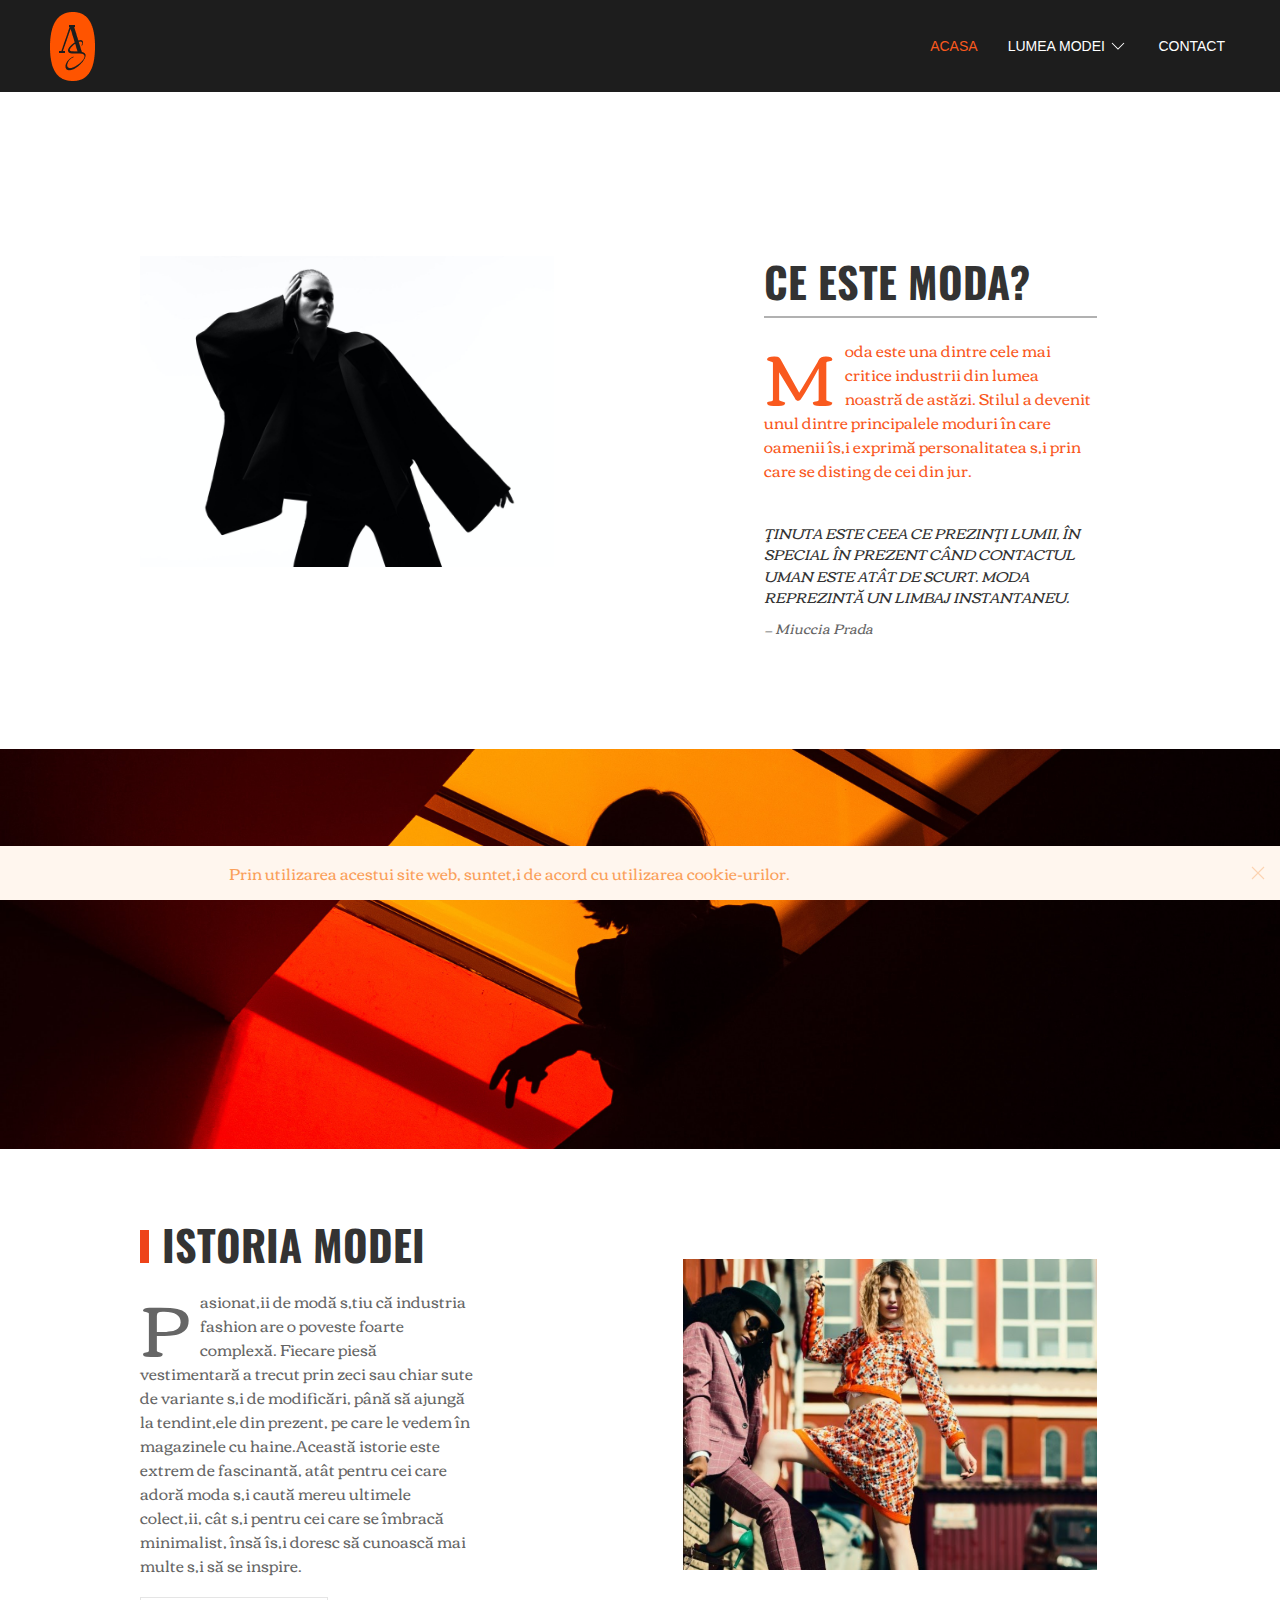
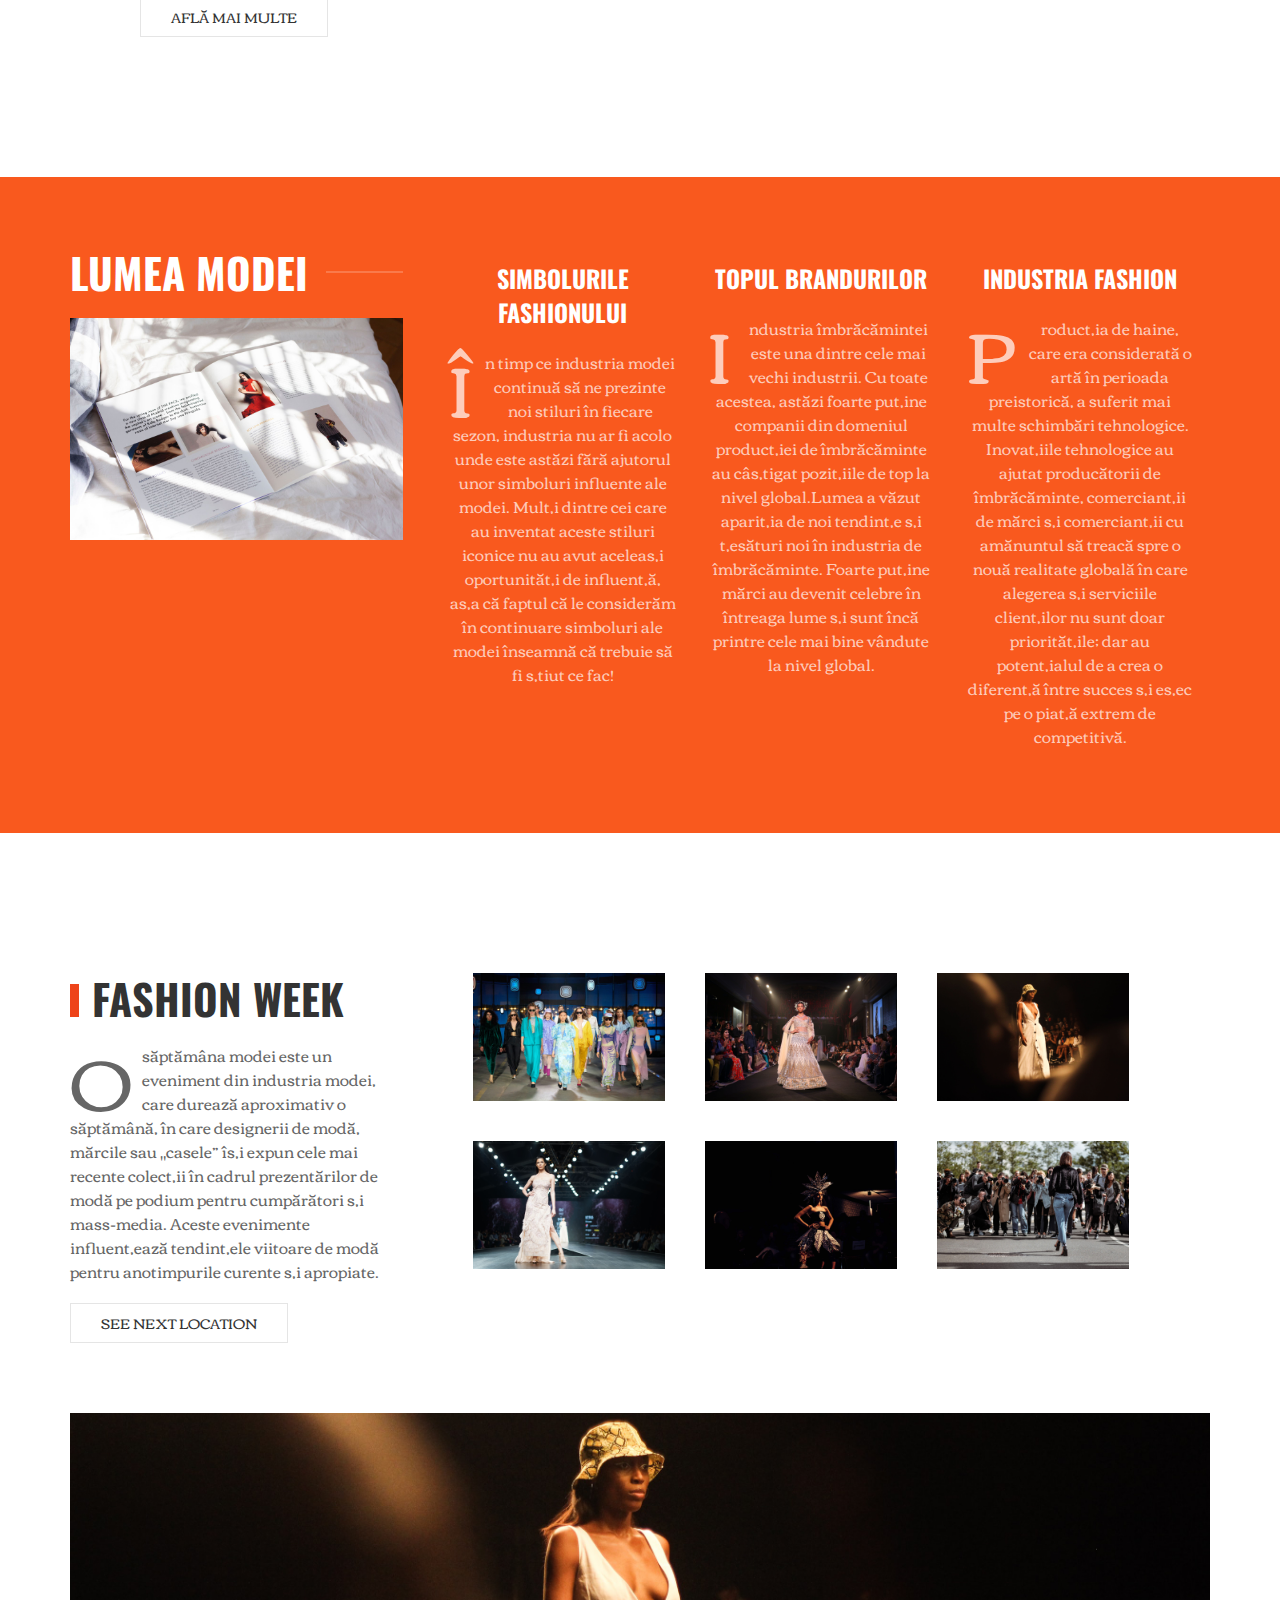
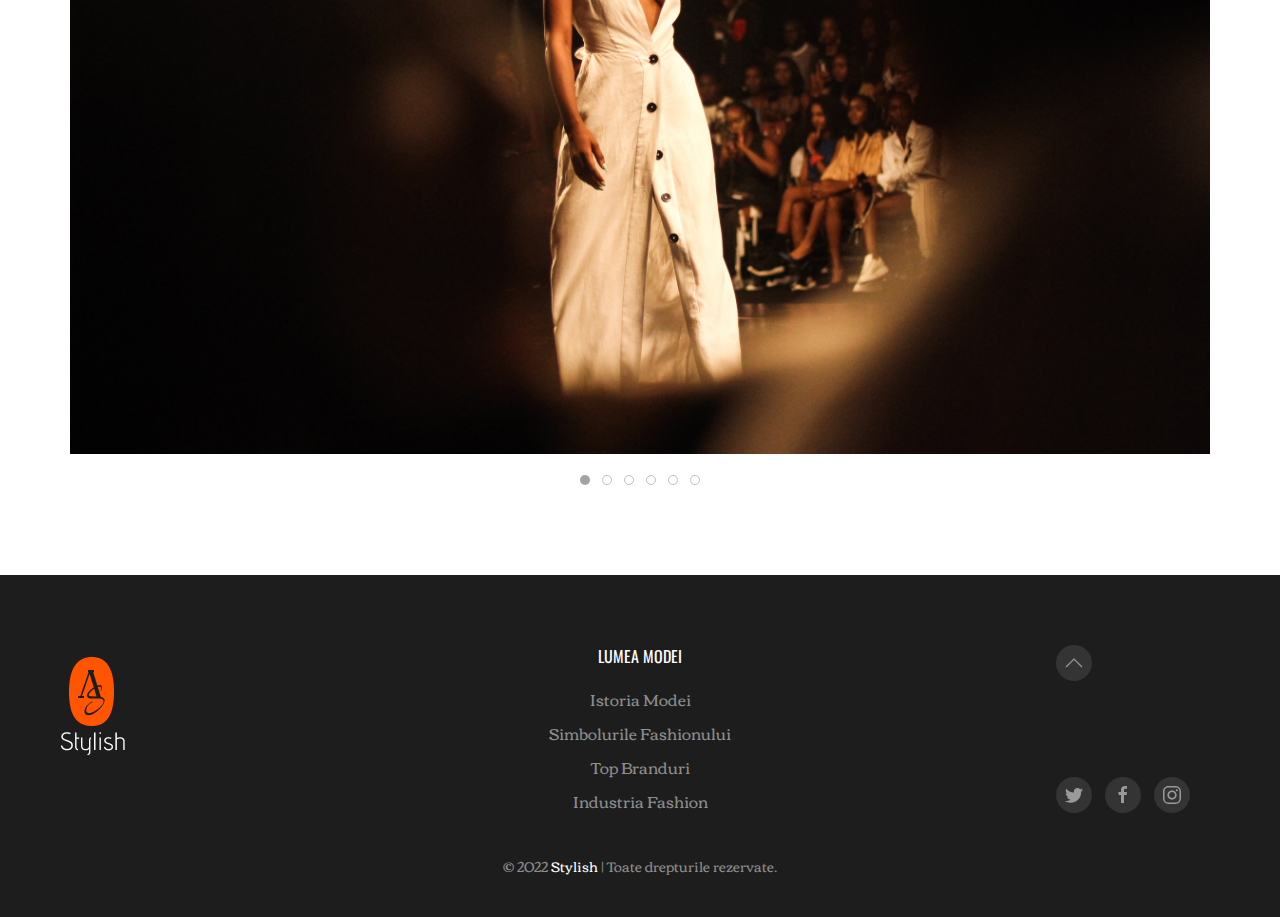
<file: index.html>
<!DOCTYPE html>
<html>
  <head>
    <title>Acasa</title>
    <meta charset="utf-8" />
    <meta name="viewport" content="width=device-width, initial-scale=1" />
    <link rel="stylesheet" href="css/uikit.css" />
    <link rel="preconnect" href="https://fonts.gstatic.com" crossorigin>
    <link href="https://fonts.googleapis.com/css2?family=Corben&family=Oswald:wght@400;500;600;700&display=swap" rel="stylesheet">
    <script src="js/uikit.js"></script>
    <script src="js/uikit-icons.js"></script>
  </head>
  <body>
    <!-- NAV -->
    <div class="top-wrap uk-position-relative uk-background-secondary">
    <div
      class="nav"
      data-uk-sticky="cls-active: uk-background-secondary uk-box-shadow-medium; top: 100vh; animation: uk-animation-slide-top"
    >
      <div class="uk-container">
        <nav
          class="uk-navbar uk-navbar-container uk-navbar-transparent"
          data-uk-navbar
        >
          <div class="uk-navbar-left">
            <div class="uk-navbar-item uk-padding-remove-horizontal">
              <a class="uk-logo" title="Logo" href="index.html"
                ><img src="img/logo.png" alt="Logo"
              /></a>
            </div>
          </div>
          <div class="uk-navbar-right">
            <ul class="uk-navbar-nav uk-visible@s">
              <li class="uk-active">
                <a href="index.html"> Acasa </a>
              </li>
              <li>
                <a href="#" data-uk-icon="chevron-down">Lumea Modei</a>
                <div class="uk-navbar-dropdown">
                  <ul class="uk-nav uk-navbar-dropdown-nav">
                    <li>
                      <a href="istoria.html" class="uk-text-secondary"
                        >Istoria Modei</a
                      >
                    </li>
                    <li>
                      <a href="simboluri.html" class="uk-text-secondary"
                        >Simbolurile Fashionului</a
                      >
                    </li>
                    <li>
                      <a href="topBranduri.html" class="uk-text-secondary"
                        >Top Branduri</a
                      >
                    </li>
                    <li>
                      <a href="industria.html" class="uk-text-secondary"
                        >Industria Fashion</a
                      >
                    </li>
                  </ul>
                </div>
              </li>
              <li><a href="contact.html">Contact</a></li>
            </ul>
            <a
              class="uk-navbar-toggle uk-navbar-item uk-hidden@s"
              data-uk-toggle
              data-uk-navbar-toggle-icon
              href="#offcanvas-nav"
            ></a>
          </div>
        </nav>
      </div>
    </div>
  </div>
    <!-- /NAV -->
    <!-- MAIN -->
    <div class="uk-alert-warning uk-text-center" uk-alert uk-sticky="position: bottom;start: 0">
        <a class="uk-alert-close" uk-close></a>
        <p class="uk-margin-remove uk-width-4-5">Prin utilizarea acestui site web, sunteți de acord cu utilizarea cookie-urilor.</p>
    </div>

    <section class="uk-section uk-section-default  uk-grid uk-grid-large uk-padding-large">
       <div class="uk-width-2-5@m uk-margin-medium uk-margin-large-right  uk-margin-large-left uk-animation-slide-left">
        <img src="img/home1.jpeg"> 
       </div>
       <div class="uk-width-1-3@m uk-flex uk-flex-column uk-flex-center uk-margin-large-right  uk-margin-large-left uk-animation-slide-right">
        <div class="">
            <h1 class="uk-heading-divider uk-text-bold">CE ESTE MODA?</h1>
            <p class="uk-dropcap uk-text-primary">Moda este una dintre cele mai critice industrii din lumea noastră de astăzi. Stilul a devenit unul dintre principalele moduri în care oamenii își exprimă personalitatea și prin care se disting de cei din jur.</p>
            <blockquote class="uk-margin-medium" cite="#">
                <p>ŢINUTA ESTE CEEA CE PREZINŢI LUMII, ÎN SPECIAL ÎN PREZENT CÂND CONTACTUL UMAN ESTE ATÂT DE SCURT. MODA REPREZINTĂ UN LIMBAJ INSTANTANEU.</p>
                <footer><cite>Miuccia Prada</cite></footer>
            </blockquote>
        </div>
    </div>
    </section>
<section>
  <div class="uk-cover-container">
      <canvas width="400" height="400"></canvas>
      <img src="img/border.jpg" alt="" uk-cover>
  </div>
</section>
    <section class="uk-section uk-section-default uk-grid uk-grid-large uk-padding-large">

        <div class="uk-width-1-3@m uk-flex uk-flex-column uk-flex-center  uk-margin-large-right  uk-margin-large-left">
         <div class="">
            <h1 class="uk-heading-bullet uk-text-bold">ISTORIA MODEI</h1>
             <p class="uk-dropcap">Pasionații de modă știu că industria fashion are o poveste foarte complexă. Fiecare piesă vestimentară a trecut prin zeci sau chiar sute de variante și de modificări, până să ajungă la tendințele din prezent, pe care le vedem în magazinele cu haine.Această istorie este extrem de fascinantă, atât pentru cei care adoră moda și caută mereu ultimele colecții, cât și pentru cei care se îmbracă minimalist, însă își doresc să cunoască mai multe și să se inspire. </p>
             <a class="uk-button uk-button-default uk-button-medium" href="istoria.html">AFLĂ MAI MULTE</a>
         </div>
         </div>
        <div class="uk-width-2-5@m uk-margin-medium uk-margin-large-right  uk-margin-large-left">
            <img src="img/home2.png"> 
        </div>
     </section>

     
     <section class="uk-section uk-section-primary uk-grid uk-grid-large uk-padding-large">
        <div class="uk-width-1-3@m ">
          <h1 class="uk-heading-line uk-text-bold"><span>LUMEA MODEI</span></h1>
          <img src="img/home3.jpeg"> 
 
      </div>
        <div class="uk-width-2-3@m ">
        <div class="uk-child-width-expand@s uk-text-center" uk-grid>
          <div class="uk-padding-small">
            <h3 class="uk-text-bold">SIMBOLURILE FASHIONULUI</h3>
             <p class="uk-dropcap">În timp ce industria modei continuă să ne prezinte noi stiluri în fiecare sezon, industria nu ar fi acolo unde este astăzi fără ajutorul unor simboluri influente ale modei. Mulți dintre cei care au inventat aceste stiluri iconice nu au avut aceleași oportunități de influență, așa că faptul că le considerăm în continuare simboluri ale modei înseamnă că trebuie să fi știut ce fac! </p> 
         </div>
         <div class="uk-padding-small">
            <h3  class="uk-text-bold">TOPUL BRANDURILOR</h3>
             <p class="uk-dropcap">Industria îmbrăcămintei este una dintre cele mai vechi industrii. Cu toate acestea, astăzi foarte puține companii din domeniul producției de îmbrăcăminte au câștigat pozițiile de top la nivel global.Lumea a văzut apariția de noi tendințe și țesături noi în industria de îmbrăcăminte. Foarte puține mărci au devenit celebre în întreaga lume și sunt încă printre cele mai bine vândute la nivel global. </p>
         </div>
         <div class="uk-padding-small">
            <h3  class="uk-text-bold">INDUSTRIA FASHION</h3>
             <p class="uk-dropcap">Producția de haine, care era considerată o artă în perioada preistorică, a suferit mai multe schimbări tehnologice. Inovațiile tehnologice au ajutat producătorii de îmbrăcăminte, comercianții de mărci și comercianții cu amănuntul să treacă spre o nouă realitate globală în care alegerea și serviciile clienților nu sunt doar prioritățile; dar au potențialul de a crea o diferență între succes și eșec pe o piață extrem de competitivă. </p>     
         </div>
      </div>
    </div>
     </section>

     <section class="uk-section uk-section-default uk-grid uk-grid-large uk-padding-large">

      <div class="uk-width-1-3@m uk-margin-large uk-flex uk-flex-column uk-flex-center">
       <div class="">
          <h1 class="uk-heading-bullet uk-text-bold">FASHION WEEK</h1>
           <p class="uk-dropcap">O săptămâna modei este un eveniment din industria modei, care durează aproximativ o săptămână, în care designerii de modă, mărcile sau „casele” își expun cele mai recente colecții în cadrul prezentărilor de modă pe podium pentru cumpărători și mass-media. Aceste evenimente influențează tendințele viitoare de modă pentru anotimpurile curente și apropiate.</p>
           <div class="uk-margin-small-top" uk-lightbox>
            <a class="uk-button uk-button-default" href="https://www.google.com/maps/embed?pb=!1m18!1m12!1m3!1d2624.305862740727!2d2.3134099509490853!3d48.87144550764019!2m3!1f0!2f0!3f0!3m2!1i1024!2i768!4f13.1!3m3!1m2!1s0x47e66fcec8d78a03%3A0x6f8f854750c90820!2sF%C3%A9d%C3%A9ration%20de%20la%20Haute%20Couture%20et%20de%20la%20Mode!5e0!3m2!1sro!2sro!4v1654293853244!5m2!1sro!2sro" data-caption="Google Maps" data-type="iframe">SEE NEXT LOCATION</a>
          </div>
       </div>
       </div>
      <div class="uk-width-3-5@m uk-padding-medium">
        <div class="uk-child-width-expand@s" uk-grid>
          <div>
              <img src="img/home4.jpeg"> 
          </div>
          <div>
             <img src="img/home5.jpeg"> 
          </div>
          <div>
              <img src="img/home6.jpeg">
          </div>
       </div>
        <div class="uk-child-width-expand@s" uk-grid>
          <div>
            <img src="img/home7.jpeg">
          </div>
          <div>
            <img src="img/home8.jpeg">
          </div>
          <div>
            <img src="img/home9.jpeg">
          </div>
      </div>
      </div>

      <div class="uk-width-1-1">
      <div uk-slideshow="animation: push">

        <div class="uk-position-relative uk-visible-toggle uk-light" tabindex="-1">
    
            <ul class="uk-slideshow-items">
                <li>
                    <img src="img/1.jpg" alt="" uk-cover>
                </li>
                <li>
                    <img src="img/2.jpg" alt="" uk-cover>
                </li>
                <li>
                    <img src="img/3.jpg" alt="" uk-cover>
                </li>
                <li>
                  <img src="img/4.jpg" alt="" uk-cover>
              </li>
              <li>
                <img src="img/5.jpg" alt="" uk-cover>
            </li>
            <li>
              <img src="img/6.jpg" alt="" uk-cover>
          </li>
            </ul>
    
            <a class="uk-position-center-left uk-position-small uk-hidden-hover" href="#" uk-slidenav-previous uk-slideshow-item="previous"></a>
            <a class="uk-position-center-right uk-position-small uk-hidden-hover" href="#" uk-slidenav-next uk-slideshow-item="next"></a>
    
        </div>
    
        <ul class="uk-slideshow-nav uk-dotnav uk-flex-center uk-margin"></ul>
    
    </div>
  </div>
   </section>

    <!-- /MAIN -->
    <!-- FOOTER -->
    <footer class="uk-section uk-section-secondary uk-padding-remove-bottom">
      <div class="uk-container">
        
        <div class="uk-grid uk-grid-large" data-uk-grid>
          <div class="uk-width-1-5@m">
            <a class="uk-logo" title="Logo" href=""
              ><img src="img/logoWtxt.png" alt="Logo"
            /></a>
        </div >
          
          <div class="uk-width-3-5@m uk-text-center">
            <h5>LUMEA MODEI</h5>
            <ul class="uk-list">
              <li>
                <a href="istoria.html" class="uk-text-muted">Istoria Modei</a>
              </li>
              <li>
                <a href="simboluri.html" class="uk-text-muted">Simbolurile Fashionului</a>
              </li>
              <li>
                <a href="topBranduri.html" class="uk-text-muted">Top Branduri</a>
              </li>
              <li>
                <a href="industria.html" class="uk-text-muted">Industria Fashion</a>
              </li>
            </ul>
          </div>
          <div class="uk-width-1-5@m uk-flex uk-flex-column uk-flex-between">
            <a class="uk-margin-medium uk-icon-button" href="#" uk-totop></a>
            <div class="uk-margin-medium">
              <a
                href=""
                class="uk-icon-button uk-margin-small-right"
                data-uk-icon="twitter"
              ></a>
              <a
                href=""
                class="uk-icon-button uk-margin-small-right"
                data-uk-icon="facebook"
              ></a>
              <a
                href=""
                class="uk-icon-button uk-margin-small-right"
                data-uk-icon="instagram"
              ></a>
            </div>
          </div>
      </div>
    </div>
      <div class="uk-text-center uk-padding uk-padding-remove-horizontal">
        <span class="uk-text-small uk-text-muted"
          >© 2022
          <a href="#">Stylish</a>
          | Toate drepturile rezervate.
        </span>
      </div>
    </footer>
    <!-- /FOOTER -->
    <!-- OFFCANVAS -->
    <div id="offcanvas-nav" data-uk-offcanvas="flip: true; overlay: false">
      <div
        class="uk-offcanvas-bar uk-offcanvas-bar-animation uk-offcanvas-slide"
      >
        <button
          class="uk-offcanvas-close uk-close uk-icon"
          type="button"
          data-uk-close
        ></button>
        <ul class="uk-nav uk-nav-default">
          <li class="uk-active"><a href="#">Acasa</a></li>
          <li class="uk-parent">
            <a href="#">Istoria Modei</a>
            <ul class="uk-nav-sub">
              <li>
                <a href="istoria.html" class="uk-text-muted">Istoria Modei</a>
              </li>
              <li>
                <a href="simboluri.html" class="uk-text-muted"
                  >Simbolurile Fashionului</a
                >
              </li>
              <li>
                <a href="topBranduri.html" class="uk-text-muted"
                  >Top Branduri</a
                >
              </li>
              <li>
                <a href="industria.html" class="uk-text-muted"
                  >Industria Fashion</a
                >
              </li>
            </ul>
          </li>
          <li><a href="contact.html">Contact</a></li>
      </div>
    </div>
    <!-- /OFFCANVAS -->
  </body>
</html>
</file>
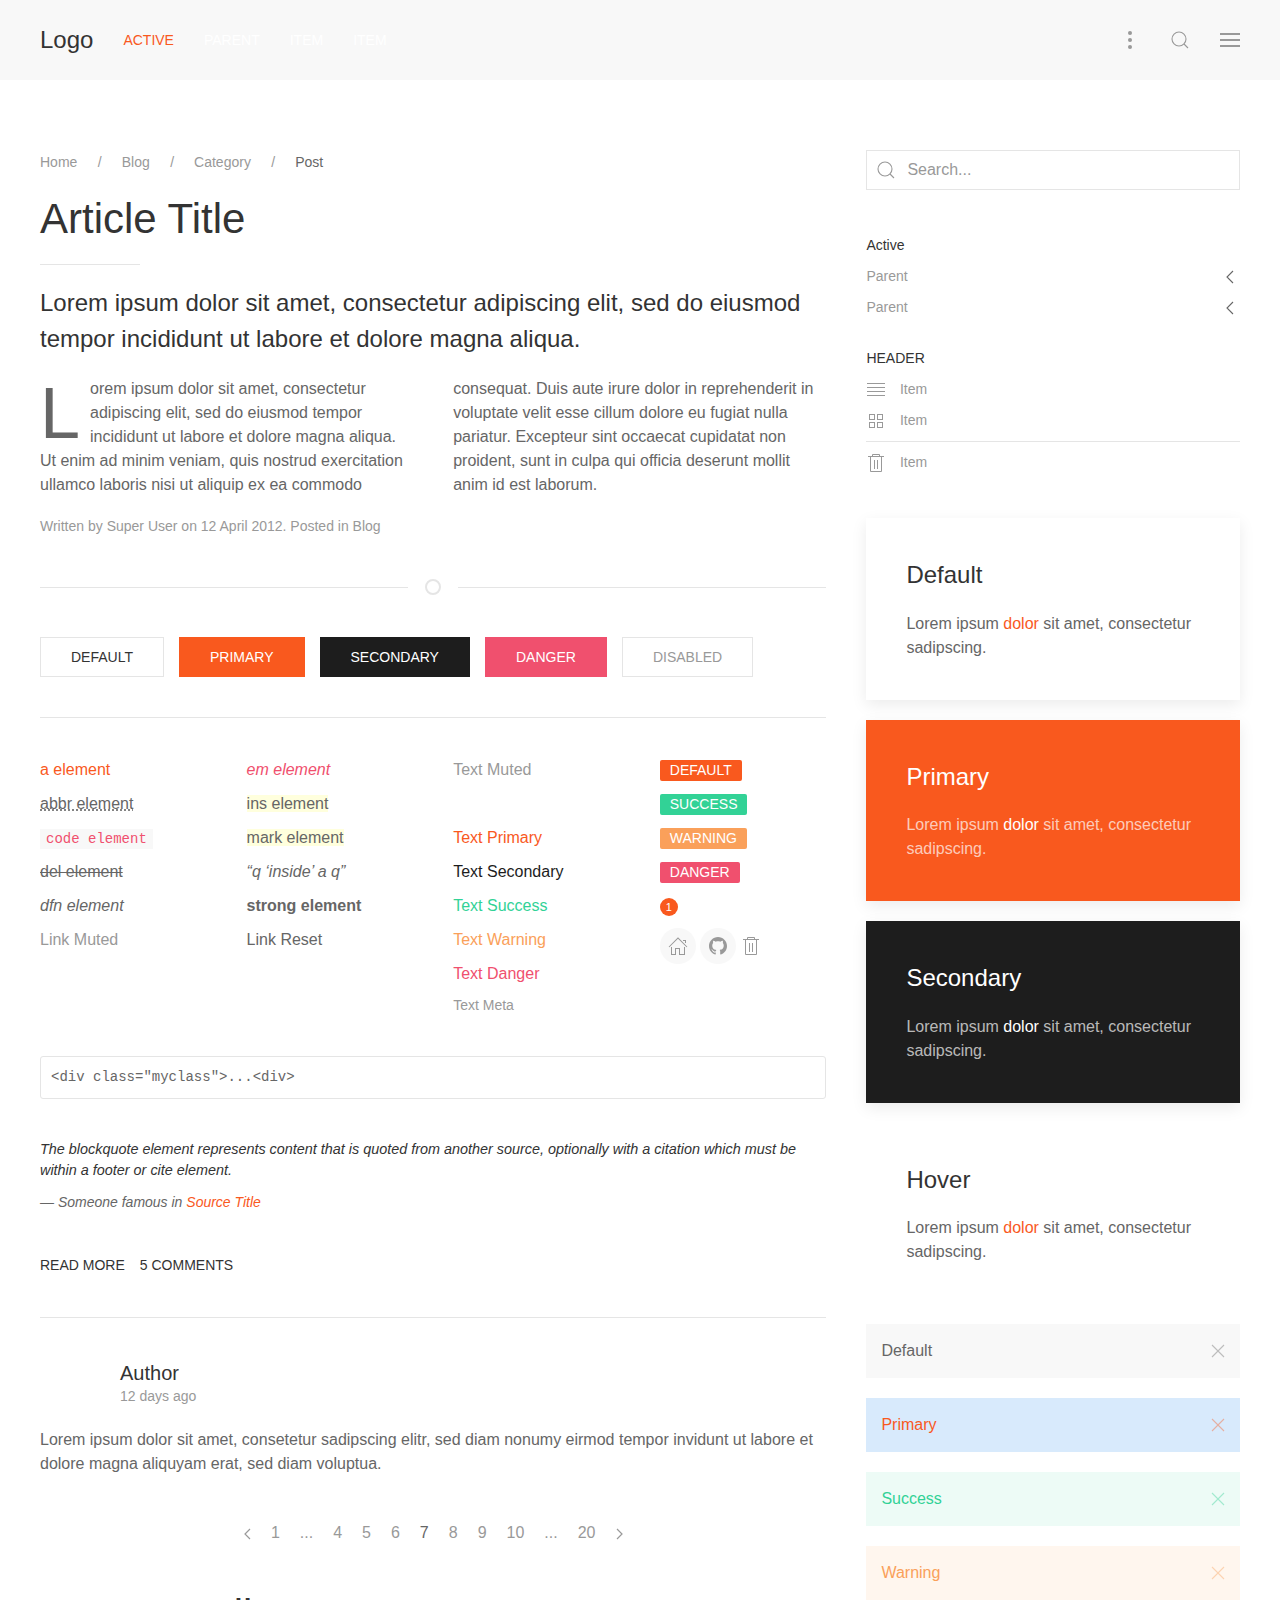
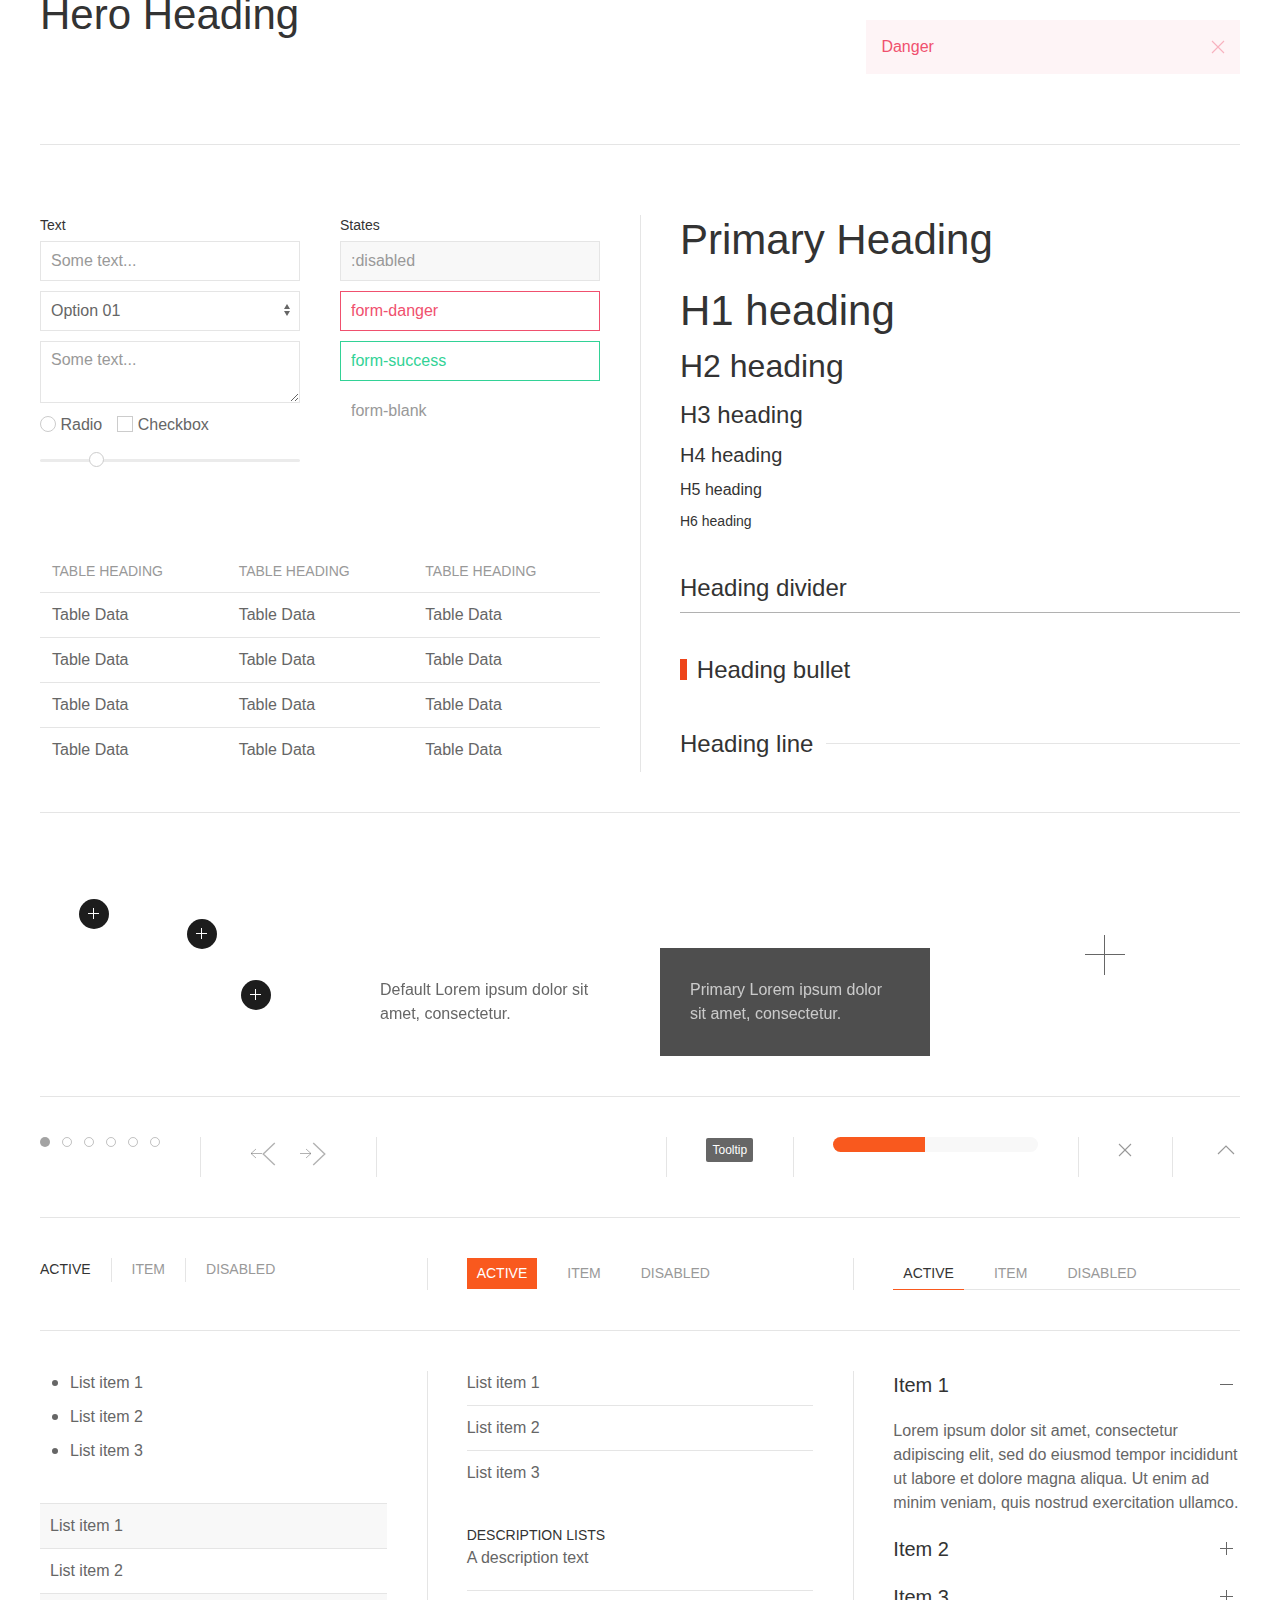
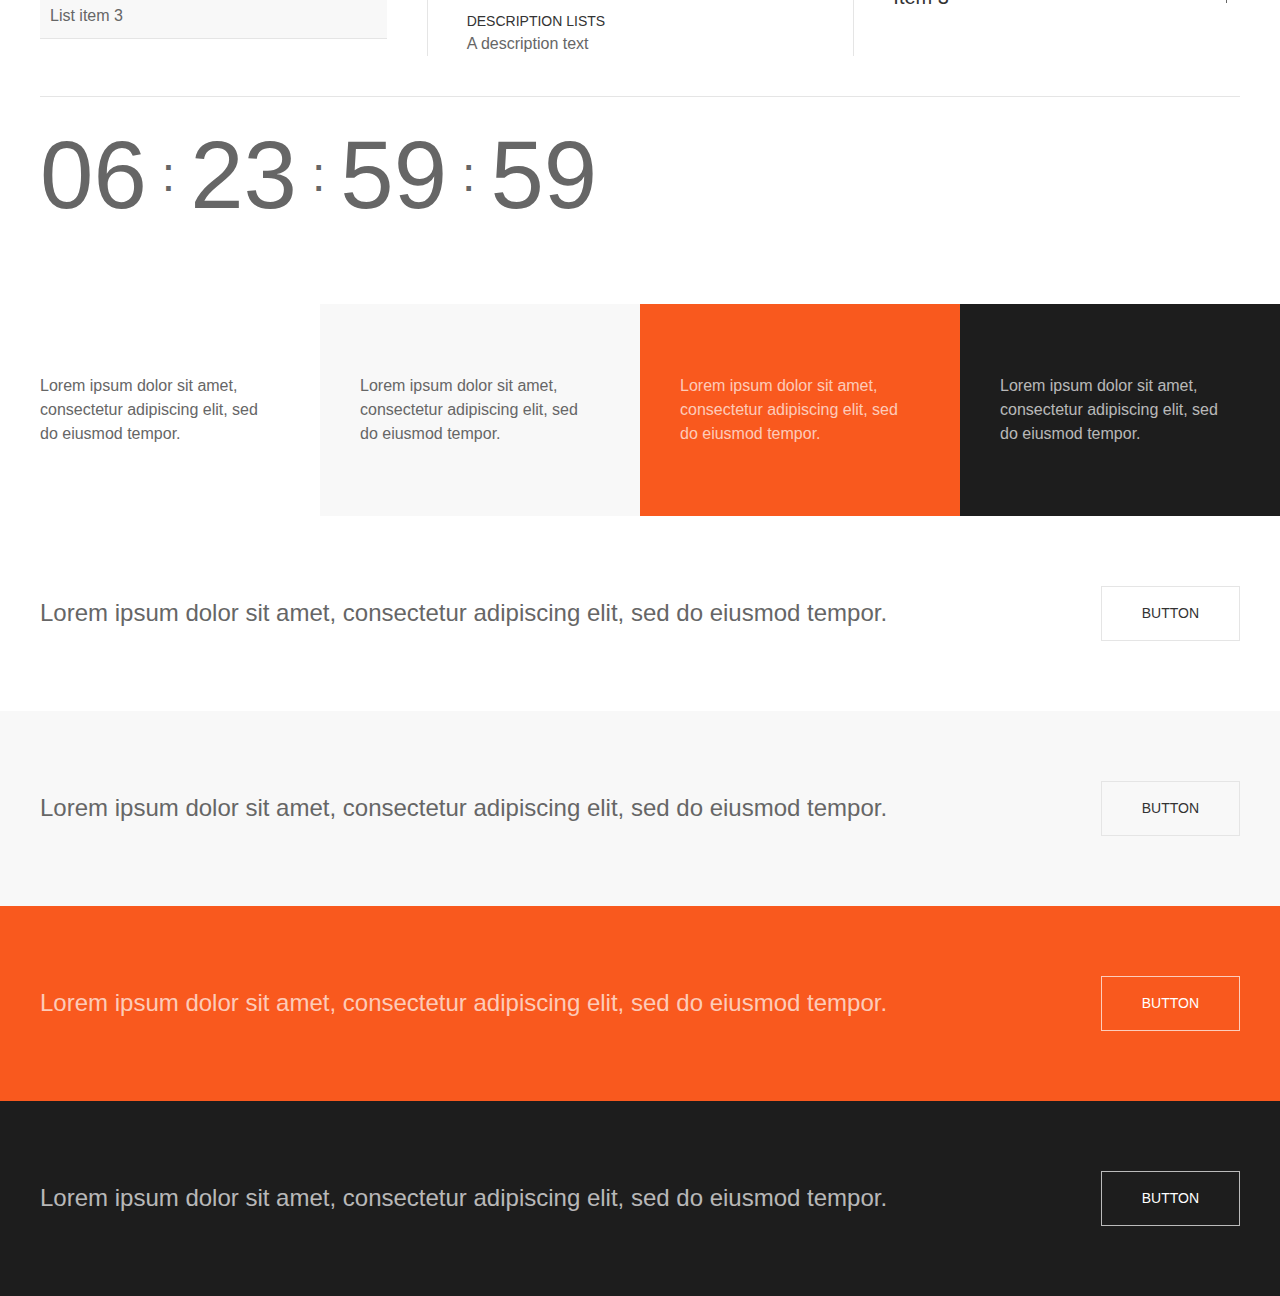
<file: components.html>
<!DOCTYPE html>
<html lang="en-gb" dir="ltr" vocab="http://schema.org/">
    <head>
		<title>UI Components</title>
        <meta http-equiv="X-UA-Compatible" content="IE=edge">
        <meta charset="utf-8">
        <meta name="viewport" content="width=device-width, initial-scale=1">
        <link rel="stylesheet" href="css/uikit.css" />
        <script src="js/uikit.js"></script>
        <script src="js/uikit-icons.js"></script>
    </head>
    <body class="uk-animation-fade"><div class="uk-offcanvas-content">

    <nav class="uk-navbar-container">
        <div class="uk-container">
            <div uk-navbar="" class="uk-navbar">
                <div class="uk-navbar-left">

                    <a class="uk-navbar-item uk-logo" href="#">Logo</a>

                    <ul class="uk-navbar-nav">
                        <li class="uk-active"><a href="#">Active</a></li>
                        <li>
                            <a href="#" aria-expanded="false" class="">Parent</a>
                            <div class="uk-navbar-dropdown uk-navbar-dropdown-bottom-left" style="left: 168.875px; top: 100px;">
                                <ul class="uk-nav uk-navbar-dropdown-nav">
                                    <li class="uk-active"><a href="#">Active</a></li>
                                    <li class="uk-parent">
                                        <a href="#">Parent</a>
                                        <ul class="uk-nav-sub">
                                            <li><a href="#">Sub item</a></li>
                                            <li><a href="#">Sub item</a></li>
                                        </ul>
                                    </li>
                                    <li class="uk-nav-header">Header</li>
                                    <li><a href="#"><span class="uk-margin-small-right uk-icon" uk-icon="icon: table"><svg width="20" height="20" viewBox="0 0 20 20" xmlns="http://www.w3.org/2000/svg" data-svg="table"><rect x="1" y="3" width="18" height="1"></rect><rect x="1" y="7" width="18" height="1"></rect><rect x="1" y="11" width="18" height="1"></rect><rect x="1" y="15" width="18" height="1"></rect></svg></span> Item</a></li>
                                    <li><a href="#"><span class="uk-margin-small-right uk-icon" uk-icon="icon: thumbnails"><svg width="20" height="20" viewBox="0 0 20 20" xmlns="http://www.w3.org/2000/svg" data-svg="thumbnails"><rect fill="none" stroke="#000" x="3.5" y="3.5" width="5" height="5"></rect><rect fill="none" stroke="#000" x="11.5" y="3.5" width="5" height="5"></rect><rect fill="none" stroke="#000" x="11.5" y="11.5" width="5" height="5"></rect><rect fill="none" stroke="#000" x="3.5" y="11.5" width="5" height="5"></rect></svg></span> Item</a></li>
                                    <li class="uk-nav-divider"></li>
                                    <li><a href="#"><span class="uk-margin-small-right uk-icon" uk-icon="icon: trash"><svg width="20" height="20" viewBox="0 0 20 20" xmlns="http://www.w3.org/2000/svg" data-svg="trash"><polyline fill="none" stroke="#000" points="6.5 3 6.5 1.5 13.5 1.5 13.5 3"></polyline><polyline fill="none" stroke="#000" points="4.5 4 4.5 18.5 15.5 18.5 15.5 4"></polyline><rect x="8" y="7" width="1" height="9"></rect><rect x="11" y="7" width="1" height="9"></rect><rect x="2" y="3" width="16" height="1"></rect></svg></span> Item</a></li>
                                </ul>
                            </div>
                        </li>
                        <li><a href="#">Item</a></li>
                        <li><a href="#">Item</a></li>
                    </ul>

                </div>
                <div class="uk-navbar-right">
                    <a class="uk-navbar-toggle uk-icon" href="#modal" uk-icon="icon: more-vertical" uk-toggle=""><svg width="20" height="20" viewBox="0 0 20 20" xmlns="http://www.w3.org/2000/svg" data-svg="more-vertical"><circle cx="10" cy="3" r="2"></circle><circle cx="10" cy="10" r="2"></circle><circle cx="10" cy="17" r="2"></circle></svg></a>
                    <a class="uk-navbar-toggle uk-search-icon uk-icon" href="#modal-search" uk-search-icon="" uk-toggle=""><svg width="20" height="20" viewBox="0 0 20 20" xmlns="http://www.w3.org/2000/svg" data-svg="search-icon"><circle fill="none" stroke="#000" stroke-width="1.1" cx="9" cy="9" r="7"></circle><path fill="none" stroke="#000" stroke-width="1.1" d="M14,14 L18,18 L14,14 Z"></path></svg></a>
                    <a class="uk-navbar-toggle uk-navbar-toggle-icon uk-icon" href="#offcanvas" uk-navbar-toggle-icon="" uk-toggle=""><svg width="20" height="20" viewBox="0 0 20 20" xmlns="http://www.w3.org/2000/svg" data-svg="navbar-toggle-icon"><rect y="9" width="20" height="2"></rect><rect y="3" width="20" height="2"></rect><rect y="15" width="20" height="2"></rect></svg></a>
                </div>
            </div>
        </div>
    </nav>

    <div class="uk-section uk-section-default">
        <div class="uk-container">

            <div uk-grid="" class="uk-grid">
                <div class="uk-width-2-3@m uk-first-column">

                    <ul class="uk-breadcrumb">
                        <li><a href="#">Home</a></li>
                        <li><a href="#">Blog</a></li>
                        <li class="uk-disabled"><a>Category</a></li>
                        <li><span>Post</span></li>
                    </ul>

                    <article class="uk-article">

                        <h1 class="uk-article-title"><a class="uk-link-reset" href="#">Article Title</a></h1>

                        <hr class="uk-divider-small">

                        <p class="uk-text-lead">Lorem ipsum dolor sit amet, consectetur adipiscing elit, sed do eiusmod tempor incididunt ut labore et dolore magna aliqua.</p>

                        <p class="uk-column-1-2@s uk-dropcap">Lorem ipsum dolor sit amet, consectetur adipiscing elit, sed do eiusmod tempor incididunt ut labore et dolore magna aliqua. Ut enim ad minim veniam, quis nostrud exercitation ullamco laboris nisi ut aliquip ex ea commodo consequat. Duis aute irure dolor in reprehenderit in voluptate velit esse cillum dolore eu fugiat nulla pariatur. Excepteur sint occaecat cupidatat non proident, sunt in culpa qui officia deserunt mollit anim id est laborum.</p>

                        <p class="uk-article-meta">Written by <a href="#">Super User</a> on 12 April 2012. Posted in <a href="#">Blog</a></p>

                        <hr class="uk-divider-icon uk-margin-medium">

                        <div class="uk-grid-small uk-child-width-auto uk-flex-middle uk-margin-medium uk-grid" uk-grid="">
                            <div class="uk-first-column">
                                <button class="uk-button uk-button-default" aria-expanded="false">Default</button>
                                <div uk-dropdown="mode: click" class="uk-dropdown">
                                    <ul class="uk-nav uk-dropdown-nav">
                                        <li class="uk-active"><a href="#">Active</a></li>
                                        <li class="uk-parent">
                                            <a href="#">Parent</a>
                                            <ul class="uk-nav-sub">
                                                <li><a href="#">Sub item</a></li>
                                                <li><a href="#">Sub item</a></li>
                                            </ul>
                                        </li>
                                        <li class="uk-nav-header">Header</li>
                                        <li><a href="#"><span class="uk-margin-small-right uk-icon" uk-icon="icon: table"><svg width="20" height="20" viewBox="0 0 20 20" xmlns="http://www.w3.org/2000/svg" data-svg="table"><rect x="1" y="3" width="18" height="1"></rect><rect x="1" y="7" width="18" height="1"></rect><rect x="1" y="11" width="18" height="1"></rect><rect x="1" y="15" width="18" height="1"></rect></svg></span> Item</a></li>
                                        <li><a href="#"><span class="uk-margin-small-right uk-icon" uk-icon="icon: thumbnails"><svg width="20" height="20" viewBox="0 0 20 20" xmlns="http://www.w3.org/2000/svg" data-svg="thumbnails"><rect fill="none" stroke="#000" x="3.5" y="3.5" width="5" height="5"></rect><rect fill="none" stroke="#000" x="11.5" y="3.5" width="5" height="5"></rect><rect fill="none" stroke="#000" x="11.5" y="11.5" width="5" height="5"></rect><rect fill="none" stroke="#000" x="3.5" y="11.5" width="5" height="5"></rect></svg></span> Item</a></li>
                                        <li class="uk-nav-divider"></li>
                                        <li><a href="#"><span class="uk-margin-small-right uk-icon" uk-icon="icon: trash"><svg width="20" height="20" viewBox="0 0 20 20" xmlns="http://www.w3.org/2000/svg" data-svg="trash"><polyline fill="none" stroke="#000" points="6.5 3 6.5 1.5 13.5 1.5 13.5 3"></polyline><polyline fill="none" stroke="#000" points="4.5 4 4.5 18.5 15.5 18.5 15.5 4"></polyline><rect x="8" y="7" width="1" height="9"></rect><rect x="11" y="7" width="1" height="9"></rect><rect x="2" y="3" width="16" height="1"></rect></svg></span> Item</a></li>
                                    </ul>
                                </div>
                            </div>
                            <div>
                                <button class="uk-button uk-button-primary">Primary</button>
                            </div>
                            <div>
                                <button class="uk-button uk-button-secondary">Secondary</button>
                            </div>
                            <div>
                                <button class="uk-button uk-button-danger">Danger</button>
                            </div>
                            <div>
                                <button class="uk-button uk-button-default" disabled="">Disabled</button>
                            </div>
                        </div>

                        <hr class="uk-margin-medium">

                        <div class="uk-child-width-1-2 uk-child-width-1-4@s uk-margin uk-grid" uk-grid="">
                            <div class="uk-first-column">
                                <ul class="uk-list">
                                    <li><a href="#">a element</a></li>
                                    <li><abbr title="Title text">abbr element</abbr></li>
                                    <li><code>code element</code></li>
                                    <li><del>del element</del></li>
                                    <li><dfn title="Title text">dfn element</dfn></li>
                                    <li><a href="#" class="uk-link-muted">Link Muted</a></li>
                                </ul>
                            </div>
                            <div>
                                <ul class="uk-list">
                                    <li><em>em element</em></li>
                                    <li><ins>ins element</ins></li>
                                    <li><mark>mark element</mark></li>
                                    <li><q>q <q>inside</q> a q</q></li>
                                    <li><strong>strong element</strong></li>
                                    <li><a href="#" class="uk-link-reset">Link Reset</a></li>
                                </ul>
                            </div>
                            <div>
                                <ul class="uk-list">
                                    <li class="uk-text-muted">Text Muted</li>
                                    <li class="uk-text-emphasis">Text Emphasis</li>
                                    <li class="uk-text-primary">Text Primary</li>
                                    <li class="uk-text-secondary">Text Secondary</li>
                                    <li class="uk-text-success">Text Success</li>
                                    <li class="uk-text-warning">Text Warning</li>
                                    <li class="uk-text-danger">Text Danger</li>
                                    <li class="uk-text-meta">Text Meta</li>
                                </ul>
                            </div>
                            <div>
                                <ul class="uk-list">
                                    <li><span class="uk-label">Default</span></li>
                                    <li><span class="uk-label uk-label-success">Success</span></li>
                                    <li><span class="uk-label uk-label-warning">Warning</span></li>
                                    <li><span class="uk-label uk-label-danger">Danger</span></li>
                                    <li><a class="uk-badge" href="#">1</a></li>
                                    <li>
                                        <a class="uk-icon-button uk-icon" href="#" uk-icon="icon: home"><svg width="20" height="20" viewBox="0 0 20 20" xmlns="http://www.w3.org/2000/svg" data-svg="home"><polygon points="18.65 11.35 10 2.71 1.35 11.35 0.65 10.65 10 1.29 19.35 10.65"></polygon><polygon points="15 4 18 4 18 7 17 7 17 5 15 5"></polygon><polygon points="3 11 4 11 4 18 7 18 7 12 12 12 12 18 16 18 16 11 17 11 17 19 11 19 11 13 8 13 8 19 3 19"></polygon></svg></a>
                                        <a class="uk-icon-button uk-icon" href="#" uk-icon="icon: github"><svg width="20" height="20" viewBox="0 0 20 20" xmlns="http://www.w3.org/2000/svg" data-svg="github"><path d="M10,1 C5.03,1 1,5.03 1,10 C1,13.98 3.58,17.35 7.16,18.54 C7.61,18.62 7.77,18.34 7.77,18.11 C7.77,17.9 7.76,17.33 7.76,16.58 C5.26,17.12 4.73,15.37 4.73,15.37 C4.32,14.33 3.73,14.05 3.73,14.05 C2.91,13.5 3.79,13.5 3.79,13.5 C4.69,13.56 5.17,14.43 5.17,14.43 C5.97,15.8 7.28,15.41 7.79,15.18 C7.87,14.6 8.1,14.2 8.36,13.98 C6.36,13.75 4.26,12.98 4.26,9.53 C4.26,8.55 4.61,7.74 5.19,7.11 C5.1,6.88 4.79,5.97 5.28,4.73 C5.28,4.73 6.04,4.49 7.75,5.65 C8.47,5.45 9.24,5.35 10,5.35 C10.76,5.35 11.53,5.45 12.25,5.65 C13.97,4.48 14.72,4.73 14.72,4.73 C15.21,5.97 14.9,6.88 14.81,7.11 C15.39,7.74 15.73,8.54 15.73,9.53 C15.73,12.99 13.63,13.75 11.62,13.97 C11.94,14.25 12.23,14.8 12.23,15.64 C12.23,16.84 12.22,17.81 12.22,18.11 C12.22,18.35 12.38,18.63 12.84,18.54 C16.42,17.35 19,13.98 19,10 C19,5.03 14.97,1 10,1 L10,1 Z"></path></svg></a>
                                        <a class="uk-icon-link uk-icon" href="#" uk-icon="icon: trash"><svg width="20" height="20" viewBox="0 0 20 20" xmlns="http://www.w3.org/2000/svg" data-svg="trash"><polyline fill="none" stroke="#000" points="6.5 3 6.5 1.5 13.5 1.5 13.5 3"></polyline><polyline fill="none" stroke="#000" points="4.5 4 4.5 18.5 15.5 18.5 15.5 4"></polyline><rect x="8" y="7" width="1" height="9"></rect><rect x="11" y="7" width="1" height="9"></rect><rect x="2" y="3" width="16" height="1"></rect></svg></a>
                                    </li>
                                </ul>
                            </div>
                        </div>

                        <pre class="uk-pre uk-margin-medium"><code>&lt;div class="myclass"&gt;...&lt;div&gt;</code></pre>

                        <blockquote class="uk-margin-medium" cite="#">
                            <p>The blockquote element represents content that is quoted from another source, optionally with a citation which must be within a footer or cite element.</p>
                            <footer>Someone famous in <cite><a href="#">Source Title</a></cite></footer>
                        </blockquote>

                        <div class="uk-grid-small uk-grid" uk-grid="">
                            <div class="uk-first-column">
                                <a class="uk-button uk-button-text" href="#">Read more</a>
                            </div>
                            <div>
                                <a class="uk-button uk-button-text" href="#">5 Comments</a>
                            </div>
                        </div>

                    </article>

                    <hr class="uk-margin-medium">

                    <ul class="uk-comment-list uk-margin-medium">
                        <li>
                            <article class="uk-comment uk-visible-toggle" tabindex="-1">
                                <header class="uk-comment-header uk-position-relative">
                                    <div class="uk-grid-medium uk-flex-middle uk-grid" uk-grid="">
                                        <div class="uk-width-auto uk-first-column">
                                            <canvas class="uk-comment-avatar test-img-small" width="50" height="50"></canvas>
                                        </div>
                                        <div class="uk-width-expand">
                                            <h4 class="uk-comment-title uk-margin-remove"><a class="uk-link-reset" href="#">Author</a></h4>
                                            <p class="uk-comment-meta uk-margin-remove-top"><a class="uk-link-reset" href="#">12 days ago</a></p>
                                        </div>
                                    </div>
                                    <div class="uk-position-top-right uk-position-small uk-hidden-hover"><a class="uk-button uk-button-text" href="#">Reply</a></div>
                                </header>
                                <div class="uk-comment-body">
                                    <p>Lorem ipsum dolor sit amet, consetetur sadipscing elitr, sed diam nonumy eirmod tempor invidunt ut labore et dolore magna aliquyam erat, sed diam voluptua.</p>
                                </div>
                            </article>
                        </li>
                    </ul>

                    <ul class="uk-pagination uk-flex-center" uk-margin="">
                        <li class="uk-first-column"><a href="#"><span uk-pagination-previous="" class="uk-pagination-previous uk-icon"><svg width="7" height="12" viewBox="0 0 7 12" xmlns="http://www.w3.org/2000/svg" data-svg="pagination-previous"><polyline fill="none" stroke="#000" stroke-width="1.2" points="6 1 1 6 6 11"></polyline></svg></span></a></li>
                        <li><a href="#">1</a></li>
                        <li class="uk-disabled"><span>...</span></li>
                        <li><a href="#">4</a></li>
                        <li><a href="#">5</a></li>
                        <li><a href="#">6</a></li>
                        <li class="uk-active"><span>7</span></li>
                        <li><a href="#">8</a></li>
                        <li><a href="#">9</a></li>
                        <li><a href="#">10</a></li>
                        <li class="uk-disabled"><span>...</span></li>
                        <li><a href="#">20</a></li>
                        <li><a href="#"><span uk-pagination-next="" class="uk-pagination-next uk-icon"><svg width="7" height="12" viewBox="0 0 7 12" xmlns="http://www.w3.org/2000/svg" data-svg="pagination-next"><polyline fill="none" stroke="#000" stroke-width="1.2" points="1 1 6 6 1 11"></polyline></svg></span></a></li>
                    </ul>

                    <h1 class="uk-heading-hero">Hero Heading</h1>

                </div>
                <div class="uk-width-expand@m">

                    <div class="uk-margin-medium-bottom">
                        <form class="uk-search uk-search-default uk-width-1-1">
                            <span uk-search-icon="" class="uk-search-icon uk-icon"><svg width="20" height="20" viewBox="0 0 20 20" xmlns="http://www.w3.org/2000/svg" data-svg="search-icon"><circle fill="none" stroke="#000" stroke-width="1.1" cx="9" cy="9" r="7"></circle><path fill="none" stroke="#000" stroke-width="1.1" d="M14,14 L18,18 L14,14 Z"></path></svg></span>
                            <input class="uk-search-input" type="search" placeholder="Search...">
                        </form>
                    </div>

                    <ul class="uk-nav-default uk-nav-parent-icon uk-margin-medium uk-nav" uk-nav="">
                        <li class="uk-active"><a href="#">Active</a></li>
                        <li class="uk-parent">
                            <a href="#">Parent</a>
                            <ul class="uk-nav-sub" hidden="" aria-hidden="true">
                                <li><a href="#">Sub item</a></li>
                                <li><a href="#">Sub item</a>
                                    <ul>
                                        <li><a href="#">Sub item</a></li>
                                        <li><a href="#">Sub item</a></li>
                                    </ul>
                                </li>
                            </ul>
                        </li>
                        <li class="uk-parent">
                            <a href="#">Parent</a>
                            <ul class="uk-nav-sub" hidden="" aria-hidden="true">
                                <li><a href="#">Sub item</a></li>
                                <li><a href="#">Sub item</a></li>
                            </ul>
                        </li>
                        <li class="uk-nav-header">Header</li>
                        <li><a href="#"><span class="uk-margin-small-right uk-icon" uk-icon="icon: table"><svg width="20" height="20" viewBox="0 0 20 20" xmlns="http://www.w3.org/2000/svg" data-svg="table"><rect x="1" y="3" width="18" height="1"></rect><rect x="1" y="7" width="18" height="1"></rect><rect x="1" y="11" width="18" height="1"></rect><rect x="1" y="15" width="18" height="1"></rect></svg></span> Item</a></li>
                        <li><a href="#"><span class="uk-margin-small-right uk-icon" uk-icon="icon: thumbnails"><svg width="20" height="20" viewBox="0 0 20 20" xmlns="http://www.w3.org/2000/svg" data-svg="thumbnails"><rect fill="none" stroke="#000" x="3.5" y="3.5" width="5" height="5"></rect><rect fill="none" stroke="#000" x="11.5" y="3.5" width="5" height="5"></rect><rect fill="none" stroke="#000" x="11.5" y="11.5" width="5" height="5"></rect><rect fill="none" stroke="#000" x="3.5" y="11.5" width="5" height="5"></rect></svg></span> Item</a></li>
                        <li class="uk-nav-divider"></li>
                        <li><a href="#"><span class="uk-margin-small-right uk-icon" uk-icon="icon: trash"><svg width="20" height="20" viewBox="0 0 20 20" xmlns="http://www.w3.org/2000/svg" data-svg="trash"><polyline fill="none" stroke="#000" points="6.5 3 6.5 1.5 13.5 1.5 13.5 3"></polyline><polyline fill="none" stroke="#000" points="4.5 4 4.5 18.5 15.5 18.5 15.5 4"></polyline><rect x="8" y="7" width="1" height="9"></rect><rect x="11" y="7" width="1" height="9"></rect><rect x="2" y="3" width="16" height="1"></rect></svg></span> Item</a></li>
                    </ul>

                    <div class="uk-card uk-card-body uk-card-default uk-card-hover">
                        <h3 class="uk-card-title">Default</h3>
                        <p>Lorem ipsum <a href="#">dolor</a> sit amet, consectetur sadipscing.</p>
                    </div>

                    <div class="uk-margin uk-card uk-card-body uk-card-primary uk-card-hover">
                        <h3 class="uk-card-title">Primary</h3>
                        <p>Lorem ipsum <a href="#">dolor</a> sit amet, consectetur sadipscing.</p>
                    </div>

                    <div class="uk-margin uk-card uk-card-body uk-card-secondary uk-card-hover">
                        <h3 class="uk-card-title">Secondary</h3>
                        <p>Lorem ipsum <a href="#">dolor</a> sit amet, consectetur sadipscing.</p>
                    </div>

                    <div class="uk-margin uk-card uk-card-body uk-card-hover">
                        <h3 class="uk-card-title">Hover</h3>
                        <p>Lorem ipsum <a href="#">dolor</a> sit amet, consectetur sadipscing.</p>
                    </div>

                    <div uk-alert="" class="uk-alert">
                        <a href="#" class="uk-alert-close uk-close uk-icon" uk-close=""><svg width="14" height="14" viewBox="0 0 14 14" xmlns="http://www.w3.org/2000/svg" data-svg="close-icon"><line fill="none" stroke="#000" stroke-width="1.1" x1="1" y1="1" x2="13" y2="13"></line><line fill="none" stroke="#000" stroke-width="1.1" x1="13" y1="1" x2="1" y2="13"></line></svg></a>
                        <p>Default</p>
                    </div>

                    <div class="uk-alert-primary uk-alert" uk-alert="">
                        <a href="#" class="uk-alert-close uk-close uk-icon" uk-close=""><svg width="14" height="14" viewBox="0 0 14 14" xmlns="http://www.w3.org/2000/svg" data-svg="close-icon"><line fill="none" stroke="#000" stroke-width="1.1" x1="1" y1="1" x2="13" y2="13"></line><line fill="none" stroke="#000" stroke-width="1.1" x1="13" y1="1" x2="1" y2="13"></line></svg></a>
                        <p>Primary</p>
                    </div>

                    <div class="uk-alert-success uk-alert" uk-alert="">
                        <a href="#" class="uk-alert-close uk-close uk-icon" uk-close=""><svg width="14" height="14" viewBox="0 0 14 14" xmlns="http://www.w3.org/2000/svg" data-svg="close-icon"><line fill="none" stroke="#000" stroke-width="1.1" x1="1" y1="1" x2="13" y2="13"></line><line fill="none" stroke="#000" stroke-width="1.1" x1="13" y1="1" x2="1" y2="13"></line></svg></a>
                        <p>Success</p>
                    </div>

                    <div class="uk-alert-warning uk-alert" uk-alert="">
                        <a href="#" class="uk-alert-close uk-close uk-icon" uk-close=""><svg width="14" height="14" viewBox="0 0 14 14" xmlns="http://www.w3.org/2000/svg" data-svg="close-icon"><line fill="none" stroke="#000" stroke-width="1.1" x1="1" y1="1" x2="13" y2="13"></line><line fill="none" stroke="#000" stroke-width="1.1" x1="13" y1="1" x2="1" y2="13"></line></svg></a>
                        <p>Warning</p>
                    </div>

                    <div class="uk-alert-danger uk-margin-remove-bottom uk-alert" uk-alert="">
                        <a href="#" class="uk-alert-close uk-close uk-icon" uk-close=""><svg width="14" height="14" viewBox="0 0 14 14" xmlns="http://www.w3.org/2000/svg" data-svg="close-icon"><line fill="none" stroke="#000" stroke-width="1.1" x1="1" y1="1" x2="13" y2="13"></line><line fill="none" stroke="#000" stroke-width="1.1" x1="13" y1="1" x2="1" y2="13"></line></svg></a>
                        <p>Danger</p>
                    </div>

                </div>
            </div>

            <hr class="uk-margin-large">

            <div class="uk-grid-divider uk-child-width-expand@m uk-grid" uk-grid="">
                <div class="uk-first-column">

                    <div class="uk-child-width-expand@s uk-grid" uk-grid="">
                        <div class="uk-first-column">

                            <form class="uk-form-stacked">

                                <div class="uk-margin-small">
                                    <label class="uk-form-label">Text</label>
                                    <input class="uk-input" type="text" placeholder="Some text...">
                                </div>

                                <div class="uk-margin-small">
                                    <select class="uk-select">
                                        <option>Option 01</option>
                                        <option>Option 02</option>
                                    </select>
                                </div>

                                <div class="uk-margin-small">
                                     <textarea class="uk-textarea" rows="2" placeholder="Some text..."></textarea>
                                </div>

                                <div class="uk-grid-small uk-child-width-auto uk-grid" uk-grid="">
                                    <div class="uk-first-column">
                                        <label><input class="uk-radio" type="radio" name="radio"> Radio</label>
                                    </div>
                                    <div>
                                        <label><input class="uk-checkbox" type="checkbox"> Checkbox</label>
                                    </div>
                                </div>

                                <div class="uk-margin-small">
                                    <input class="uk-range" type="range" value="2" min="0" max="10" step="0.1">
                                </div>

                            </form>

                        </div>
                        <div>

                            <form class="uk-form-stacked">

                                <div class="uk-margin-small">
                                    <label class="uk-form-label">States</label>
                                    <input class="uk-input" type="text" placeholder=":disabled" disabled="">
                                </div>

                                <div class="uk-margin-small">
                                    <input class="uk-input uk-form-danger" type="text" placeholder="form-danger" value="form-danger">
                                </div>
                                <div class="uk-margin-small">
                                    <input class="uk-input uk-form-success" type="text" placeholder="form-success" value="form-success">
                                </div>
                                <div class="uk-margin-small">
                                    <input class="uk-input uk-form-blank" type="text" placeholder="form-blank">
                                </div>

                            </form>

                        </div>
                    </div>

                    <div class="uk-overflow-auto uk-margin-large-top">
                        <table class="uk-table uk-table-divider uk-table-hover uk-table-small">
                            <thead>
                                <tr>
                                    <th>Table Heading</th>
                                    <th>Table Heading</th>
                                    <th>Table Heading</th>
                                </tr>
                            </thead>
                            <tbody>
                                <tr>
                                    <td>Table Data</td>
                                    <td>Table Data</td>
                                    <td>Table Data</td>
                                </tr>
                                <tr>
                                    <td>Table Data</td>
                                    <td>Table Data</td>
                                    <td>Table Data</td>
                                </tr>
                                <tr>
                                    <td>Table Data</td>
                                    <td>Table Data</td>
                                    <td>Table Data</td>
                                </tr>
                                <tr>
                                    <td>Table Data</td>
                                    <td>Table Data</td>
                                    <td>Table Data</td>
                                </tr>
                            </tbody>
                        </table>
                    </div>

                </div>
                <div>

                    <h1 class="uk-heading-primary">Primary Heading</h1>

                    <h1 class="uk-margin-small">H1 heading</h1>
                    <h2 class="uk-margin-small">H2 heading</h2>
                    <h3 class="uk-margin-small">H3 heading</h3>
                    <h4 class="uk-margin-small">H4 heading</h4>
                    <h5 class="uk-margin-small">H5 heading</h5>
                    <h6 class="uk-margin-small">H6 heading</h6>

                    <h3 class="uk-heading-divider">Heading divider</h3>
                    <h3 class="uk-heading-bullet">Heading bullet</h3>
                    <h3 class="uk-heading-line"><span>Heading line</span></h3>

                </div>
            </div>

            <hr class="uk-margin-medium">

            <div class="uk-child-width-1-2@s uk-child-width-expand@m uk-grid" uk-grid="">
                <div class="uk-first-column">

                    <div class="uk-inline">
                        <canvas width="800" height="600" class="test-img"></canvas>
                        <a class="uk-position-absolute uk-transform-center uk-marker uk-icon" style="left: 20%; top: 30%" href="#" uk-marker=""><svg width="20" height="20" viewBox="0 0 20 20" xmlns="http://www.w3.org/2000/svg" data-svg="marker"><rect x="9" y="4" width="1" height="11"></rect><rect x="4" y="9" width="11" height="1"></rect></svg></a>
                        <a class="uk-position-absolute uk-transform-center uk-marker uk-icon" style="left: 60%; top: 40%" href="#" uk-marker=""><svg width="20" height="20" viewBox="0 0 20 20" xmlns="http://www.w3.org/2000/svg" data-svg="marker"><rect x="9" y="4" width="1" height="11"></rect><rect x="4" y="9" width="11" height="1"></rect></svg></a>
                        <a class="uk-position-absolute uk-transform-center uk-marker uk-icon" style="left: 80%; top: 70%" href="#" uk-marker=""><svg width="20" height="20" viewBox="0 0 20 20" xmlns="http://www.w3.org/2000/svg" data-svg="marker"><rect x="9" y="4" width="1" height="11"></rect><rect x="4" y="9" width="11" height="1"></rect></svg></a>
                    </div>

                </div>
                <div>

                    <div class="uk-inline-clip">
                        <canvas width="800" height="600" class="test-img"></canvas>
                        <div class="uk-overlay uk-overlay-default uk-position-bottom">
                            <p>Default Lorem ipsum dolor sit amet, consectetur.</p>
                        </div>
                    </div>

                </div>
                <div>

                    <div class="uk-inline-clip">
                        <canvas width="800" height="600" class="test-img"></canvas>
                        <div class="uk-overlay uk-overlay-primary uk-position-bottom">
                            <p>Primary Lorem ipsum dolor sit amet, consectetur.</p>
                        </div>
                    </div>

                </div>
                <div>

                    <div class="uk-inline">
                        <canvas width="800" height="600" class="test-img"></canvas>
                        <div class="uk-position-center">
                            <span uk-overlay-icon="" class="uk-overlay-icon uk-icon"><svg width="40" height="40" viewBox="0 0 40 40" xmlns="http://www.w3.org/2000/svg" data-svg="overlay-icon"><rect x="19" y="0" width="1" height="40"></rect><rect x="0" y="19" width="40" height="1"></rect></svg></span>
                        </div>
                    </div>

                </div>
            </div>

            <hr class="uk-margin-medium">

            <div class="uk-grid-divider uk-child-width-auto@m uk-grid" uk-grid="">
                <div class="uk-first-column">

                    <ul class="uk-dotnav">
                        <li class="uk-active"><a href="#">Item 1</a></li>
                        <li><a href="#">Item 2</a></li>
                        <li><a href="#">Item 3</a></li>
                        <li><a href="#">Item 4</a></li>
                        <li><a href="#">Item 5</a></li>
                        <li><a href="#">Item 6</a></li>
                    </ul>

                </div>
                <div>

                    <a href="#" uk-slidenav-previous="" class="uk-slidenav-previous uk-icon uk-slidenav"><svg width="12" height="11" viewBox="0 0 12 11" xmlns="http://www.w3.org/2000/svg" data-svg="slidenav-previous"><polyline fill="none" stroke="#000" points="6,10 1,5.5 6,1"></polyline><line fill="none" stroke="#000" x1="12" y1="5.5" x2="1" y2="5.5"></line></svg></a>
                    <a href="#" uk-slidenav-next="" class="uk-slidenav-next uk-icon uk-slidenav"><svg width="12" height="11" viewBox="0 0 12 11" xmlns="http://www.w3.org/2000/svg" data-svg="slidenav-next"><polyline fill="none" stroke="#000" points="6,1 11,5.5 6,10"></polyline><line fill="none" stroke="#000" x1="0" y1="5.5" x2="11" y2="5.5"></line></svg></a>

                </div>
                <div>

                    <ul class="uk-thumbnav">
                        <li class="uk-active"><a href="#"><canvas width="60" height="40" class="test-img"></canvas></a></li>
                        <li><a href="#"><canvas width="60" height="40" class="test-img"></canvas></a></li>
                        <li><a href="#"><canvas width="60" height="40" class="test-img"></canvas></a></li>
                    </ul>

                </div>
                <div>

                    <div class="uk-tooltip uk-tooltip-top-center uk-display-inline-block uk-margin-remove uk-position-relative">Tooltip</div>

                </div>
                <div class="uk-width-expand@m">

                    <progress class="uk-progress" value="45" max="100">45%</progress>

                </div>
                <div>

                    <button type="button" uk-close="" class="uk-close uk-icon"><svg width="14" height="14" viewBox="0 0 14 14" xmlns="http://www.w3.org/2000/svg" data-svg="close-icon"><line fill="none" stroke="#000" stroke-width="1.1" x1="1" y1="1" x2="13" y2="13"></line><line fill="none" stroke="#000" stroke-width="1.1" x1="13" y1="1" x2="1" y2="13"></line></svg></button>

                </div>
                <div>

                    <a href="#" uk-totop="" class="uk-totop uk-icon"><svg width="18" height="10" viewBox="0 0 18 10" xmlns="http://www.w3.org/2000/svg" data-svg="totop"><polyline fill="none" stroke="#000" stroke-width="1.2" points="1 9 9 1 17 9 "></polyline></svg></a>

                </div>
            </div>

            <hr class="uk-margin-medium">

            <div class="uk-grid-divider uk-child-width-expand@m uk-grid" uk-grid="">
                <div class="uk-first-column">

                    <ul class="uk-subnav uk-subnav-divider" uk-margin="">
                        <li class="uk-active uk-first-column"><a href="#">Active</a></li>
                        <li><a href="#">Item</a></li>
                        <li class="uk-disabled"><a>Disabled</a></li>
                    </ul>

                </div>
                <div>

                    <ul class="uk-subnav uk-subnav-pill" uk-margin="">
                        <li class="uk-active uk-first-column"><a href="#">Active</a></li>
                        <li><a href="#">Item</a></li>
                        <li class="uk-disabled"><a>Disabled</a></li>
                    </ul>

                </div>
                <div>

                    <ul uk-tab="" class="uk-tab">
                        <li class="uk-active"><a href="#">Active</a></li>
                        <li><a href="#">Item</a></li>
                        <li class="uk-disabled"><a>Disabled</a></li>
                    </ul>

                </div>
            </div>

            <hr class="uk-margin-medium">

            <div class="uk-grid-divider uk-child-width-expand@m uk-grid" uk-grid="">
                <div class="uk-first-column">

                    <ul class="uk-list uk-list-bullet uk-margin-medium">
                        <li>List item 1</li>
                        <li>List item 2</li>
                        <li>List item 3</li>
                     </ul>

                    <ul class="uk-list uk-list-striped">
                        <li>List item 1</li>
                        <li>List item 2</li>
                        <li>List item 3</li>
                    </ul>

                </div>
                <div>

                    <ul class="uk-list uk-list-divider uk-margin-medium">
                        <li>List item 1</li>
                        <li>List item 2</li>
                        <li>List item 3</li>
                    </ul>

                    <dl class="uk-description-list uk-description-list-divider">
                        <dt>Description lists</dt>
                        <dd>A description text</dd>
                        <dt>Description lists</dt>
                        <dd>A description text</dd>
                    </dl>

                </div>
                <div>

                    <ul uk-accordion="" class="uk-accordion">
                        <li class="uk-open">

                            <a class="uk-accordion-title" href="#">Item 1</a>
                            <div class="uk-accordion-content" aria-hidden="false">
                                <p>Lorem ipsum dolor sit amet, consectetur adipiscing elit, sed do eiusmod tempor incididunt ut labore et dolore magna aliqua. Ut enim ad minim veniam, quis nostrud exercitation ullamco.</p>
                            </div>

                        </li>
                        <li>

                            <a class="uk-accordion-title" href="#">Item 2</a>
                            <div class="uk-accordion-content" hidden="" aria-hidden="true">
                                <p>Lorem ipsum dolor sit amet, consectetur adipiscing elit, sed do eiusmod tempor incididunt ut labore et dolore magna aliqua. Ut enim ad minim veniam, quis nostrud exercitation ullamco.</p>
                            </div>

                        </li>
                        <li>

                            <a class="uk-accordion-title" href="#">Item 3</a>
                            <div class="uk-accordion-content" hidden="" aria-hidden="true">
                                <p>Lorem ipsum dolor sit amet, consectetur adipiscing elit, sed do eiusmod tempor incididunt ut labore et dolore magna aliqua. Ut enim ad minim veniam, quis nostrud exercitation ullamco.</p>
                            </div>

                        </li>
                    </ul>

                </div>
            </div>

            <hr class="uk-margin-medium">

            <div class="uk-grid-divider uk-child-width-expand@m uk-grid uk-grid-stack" uk-grid="">
                <div class="uk-first-column">

                    <div class="uk-grid-small uk-child-width-auto uk-margin uk-countdown uk-grid" uk-grid="" js-countdown="">
                        <div class="uk-first-column">
                            <div class="uk-countdown-number uk-countdown-days"><span>0</span><span>6</span></div>
                        </div>
                        <div class="uk-countdown-separator">:</div>
                        <div>
                            <div class="uk-countdown-number uk-countdown-hours"><span>2</span><span>3</span></div>
                        </div>
                        <div class="uk-countdown-separator">:</div>
                        <div>
                            <div class="uk-countdown-number uk-countdown-minutes"><span>5</span><span>5</span></div>
                        </div>
                        <div class="uk-countdown-separator">:</div>
                        <div>
                            <div class="uk-countdown-number uk-countdown-seconds"><span>0</span><span>3</span></div>
                        </div>
                    </div>

                    <script>

                        UIkit.countdown('[js-countdown]', {date: (new Date(Date.now() + 864e5 * 7)).toISOString()});

                    </script>

                </div>
            </div>

        </div>
    </div>

    <div class="uk-section uk-padding-remove-vertical">
        <div class="uk-child-width-1-2@s uk-child-width-1-4@l uk-grid-collapse uk-grid-match uk-grid" uk-grid="">
            <div class="uk-first-column">
                <div class="uk-tile uk-tile-default">Lorem ipsum dolor sit amet, consectetur adipiscing elit, sed do eiusmod tempor.</div>
            </div>
            <div>
                <div class="uk-tile uk-tile-muted">Lorem ipsum dolor sit amet, consectetur adipiscing elit, sed do eiusmod tempor.</div>
            </div>
            <div class="uk-grid-margin uk-first-column">
                <div class="uk-tile uk-tile-primary">Lorem ipsum dolor sit amet, consectetur adipiscing elit, sed do eiusmod tempor.</div>
            </div>
            <div class="uk-grid-margin">
                <div class="uk-tile uk-tile-secondary">Lorem ipsum dolor sit amet, consectetur adipiscing elit, sed do eiusmod tempor.</div>
            </div>
        </div>
    </div>

    <div class="uk-section uk-section-default">
        <div class="uk-container">

            <div class="uk-grid-large uk-flex-middle uk-grid" uk-grid="">
                <div class="uk-width-expand@m uk-first-column">
                    <p class="uk-text-large">Lorem ipsum dolor sit amet, consectetur adipiscing elit, sed do eiusmod tempor.</p>
                </div>
                <div class="uk-width-auto@m">
                    <a class="uk-button uk-button-default uk-button-large" href="#">Button</a>
                </div>
            </div>

        </div>
    </div>

    <div class="uk-section uk-section-muted">
        <div class="uk-container">

            <div class="uk-grid-large uk-flex-middle uk-grid" uk-grid="">
                <div class="uk-width-expand@m uk-first-column">
                    <p class="uk-text-large">Lorem ipsum dolor sit amet, consectetur adipiscing elit, sed do eiusmod tempor.</p>
                </div>
                <div class="uk-width-auto@m">
                    <a class="uk-button uk-button-default uk-button-large" href="#">Button</a>
                </div>
            </div>

        </div>
    </div>

    <div class="uk-section uk-section-primary">
        <div class="uk-container">

            <div class="uk-grid-large uk-flex-middle uk-grid" uk-grid="">
                <div class="uk-width-expand@m uk-first-column">
                    <p class="uk-text-large">Lorem ipsum dolor sit amet, consectetur adipiscing elit, sed do eiusmod tempor.</p>
                </div>
                <div class="uk-width-auto@m">
                    <a class="uk-button uk-button-default uk-button-large" href="#">Button</a>
                </div>
            </div>

        </div>
    </div>

    <div class="uk-section uk-section-secondary">
        <div class="uk-container">

            <div class="uk-grid-large uk-flex-middle uk-grid" uk-grid="">
                <div class="uk-width-expand@m uk-first-column">
                    <p class="uk-text-large">Lorem ipsum dolor sit amet, consectetur adipiscing elit, sed do eiusmod tempor.</p>
                </div>
                <div class="uk-width-auto@m">
                    <a class="uk-button uk-button-default uk-button-large" href="#">Button</a>
                </div>
            </div>

        </div>
    </div>

    <div id="modal" uk-modal="" class="uk-modal">
        <div class="uk-modal-dialog">
            <button class="uk-modal-close-default uk-close uk-icon" type="button" uk-close=""><svg width="14" height="14" viewBox="0 0 14 14" xmlns="http://www.w3.org/2000/svg" data-svg="close-icon"><line fill="none" stroke="#000" stroke-width="1.1" x1="1" y1="1" x2="13" y2="13"></line><line fill="none" stroke="#000" stroke-width="1.1" x1="13" y1="1" x2="1" y2="13"></line></svg></button>
            <div class="uk-modal-header">
                <h2 class="uk-modal-title">Headline</h2>
            </div>
            <div class="uk-modal-body">
                <p>Lorem ipsum dolor sit amet, consectetur adipiscing elit, sed do eiusmod tempor incididunt ut labore et dolore magna aliqua. Ut enim ad minim veniam, quis nostrud exercitation ullamco laboris nisi ut aliquip ex ea commodo consequat. Duis aute irure dolor in reprehenderit in voluptate velit esse cillum dolore eu fugiat nulla pariatur. Excepteur sint occaecat cupidatat non proident, sunt in culpa qui officia deserunt mollit anim id est laborum.</p>
            </div>
            <div class="uk-modal-footer uk-text-right">
                <button class="uk-button uk-button-default uk-modal-close" type="button">Cancel</button>
                <button class="uk-button uk-button-primary" type="button">Save</button>
            </div>
        </div>
    </div>

    <div id="modal-search" class="uk-modal-full uk-modal" uk-modal="">
        <div class="uk-modal-dialog uk-flex uk-flex-center uk-flex-middle" uk-height-viewport="" style="min-height: calc(100vh);">

            <button class="uk-modal-close-full uk-close-large uk-close uk-icon" type="button" uk-close=""><svg width="20" height="20" viewBox="0 0 20 20" xmlns="http://www.w3.org/2000/svg" data-svg="close-large"><line fill="none" stroke="#000" stroke-width="1.4" x1="1" y1="1" x2="19" y2="19"></line><line fill="none" stroke="#000" stroke-width="1.4" x1="19" y1="1" x2="1" y2="19"></line></svg></button>

            <div>

                <ul class="uk-nav-primary uk-nav-center uk-nav" uk-nav="">
                    <li class="uk-active"><a href="#">Active</a></li>
                    <li><a href="#">Item</a></li>
                    <li><a href="#">Item</a></li>
                    <li><a href="#">Item</a></li>
                </ul>

                <div class="uk-margin">
                    <form class="uk-search uk-search-large">
                        <input class="uk-search-input uk-text-center" type="search" placeholder="Search...">
                    </form>
                </div>

            </div>

        </div>
    </div>

</div>

<div id="offcanvas" uk-offcanvas="flip: true; overlay: true" class="uk-offcanvas">
    <div class="uk-offcanvas-bar">

        <button class="uk-offcanvas-close uk-close uk-icon" type="button" uk-close=""><svg width="14" height="14" viewBox="0 0 14 14" xmlns="http://www.w3.org/2000/svg" data-svg="close-icon"><line fill="none" stroke="#000" stroke-width="1.1" x1="1" y1="1" x2="13" y2="13"></line><line fill="none" stroke="#000" stroke-width="1.1" x1="13" y1="1" x2="1" y2="13"></line></svg></button>

        <ul class="uk-nav uk-nav-default">
            <li class="uk-active"><a href="#">Active</a></li>
            <li class="uk-parent">
                <a href="#">Parent</a>
                <ul class="uk-nav-sub">
                    <li><a href="#">Sub item</a></li>
                    <li><a href="#">Sub item</a></li>
                </ul>
            </li>
            <li class="uk-nav-header">Header</li>
            <li><a href="#"><span class="uk-margin-small-right uk-icon" uk-icon="icon: table"><svg width="20" height="20" viewBox="0 0 20 20" xmlns="http://www.w3.org/2000/svg" data-svg="table"><rect x="1" y="3" width="18" height="1"></rect><rect x="1" y="7" width="18" height="1"></rect><rect x="1" y="11" width="18" height="1"></rect><rect x="1" y="15" width="18" height="1"></rect></svg></span> Item</a></li>
            <li><a href="#"><span class="uk-margin-small-right uk-icon" uk-icon="icon: thumbnails"><svg width="20" height="20" viewBox="0 0 20 20" xmlns="http://www.w3.org/2000/svg" data-svg="thumbnails"><rect fill="none" stroke="#000" x="3.5" y="3.5" width="5" height="5"></rect><rect fill="none" stroke="#000" x="11.5" y="3.5" width="5" height="5"></rect><rect fill="none" stroke="#000" x="11.5" y="11.5" width="5" height="5"></rect><rect fill="none" stroke="#000" x="3.5" y="11.5" width="5" height="5"></rect></svg></span> Item</a></li>
            <li class="uk-nav-divider"></li>
            <li><a href="#"><span class="uk-margin-small-right uk-icon" uk-icon="icon: trash"><svg width="20" height="20" viewBox="0 0 20 20" xmlns="http://www.w3.org/2000/svg" data-svg="trash"><polyline fill="none" stroke="#000" points="6.5 3 6.5 1.5 13.5 1.5 13.5 3"></polyline><polyline fill="none" stroke="#000" points="4.5 4 4.5 18.5 15.5 18.5 15.5 4"></polyline><rect x="8" y="7" width="1" height="9"></rect><rect x="11" y="7" width="1" height="9"></rect><rect x="2" y="3" width="16" height="1"></rect></svg></span> Item</a></li>
        </ul>

        <h3>Title</h3>

        <p>Lorem ipsum dolor sit amet, consectetur adipiscing elit, sed do eiusmod tempor incididunt ut labore et dolore magna aliqua. Ut enim ad minim veniam, quis nostrud exercitation ullamco laboris nisi ut aliquip ex ea commodo consequat.</p>

    </div>
</div>
<div class="yo-inspect" style="top: 603px; left: 631px;" hidden="">article, grid</div>
</body>

</html>
</file>
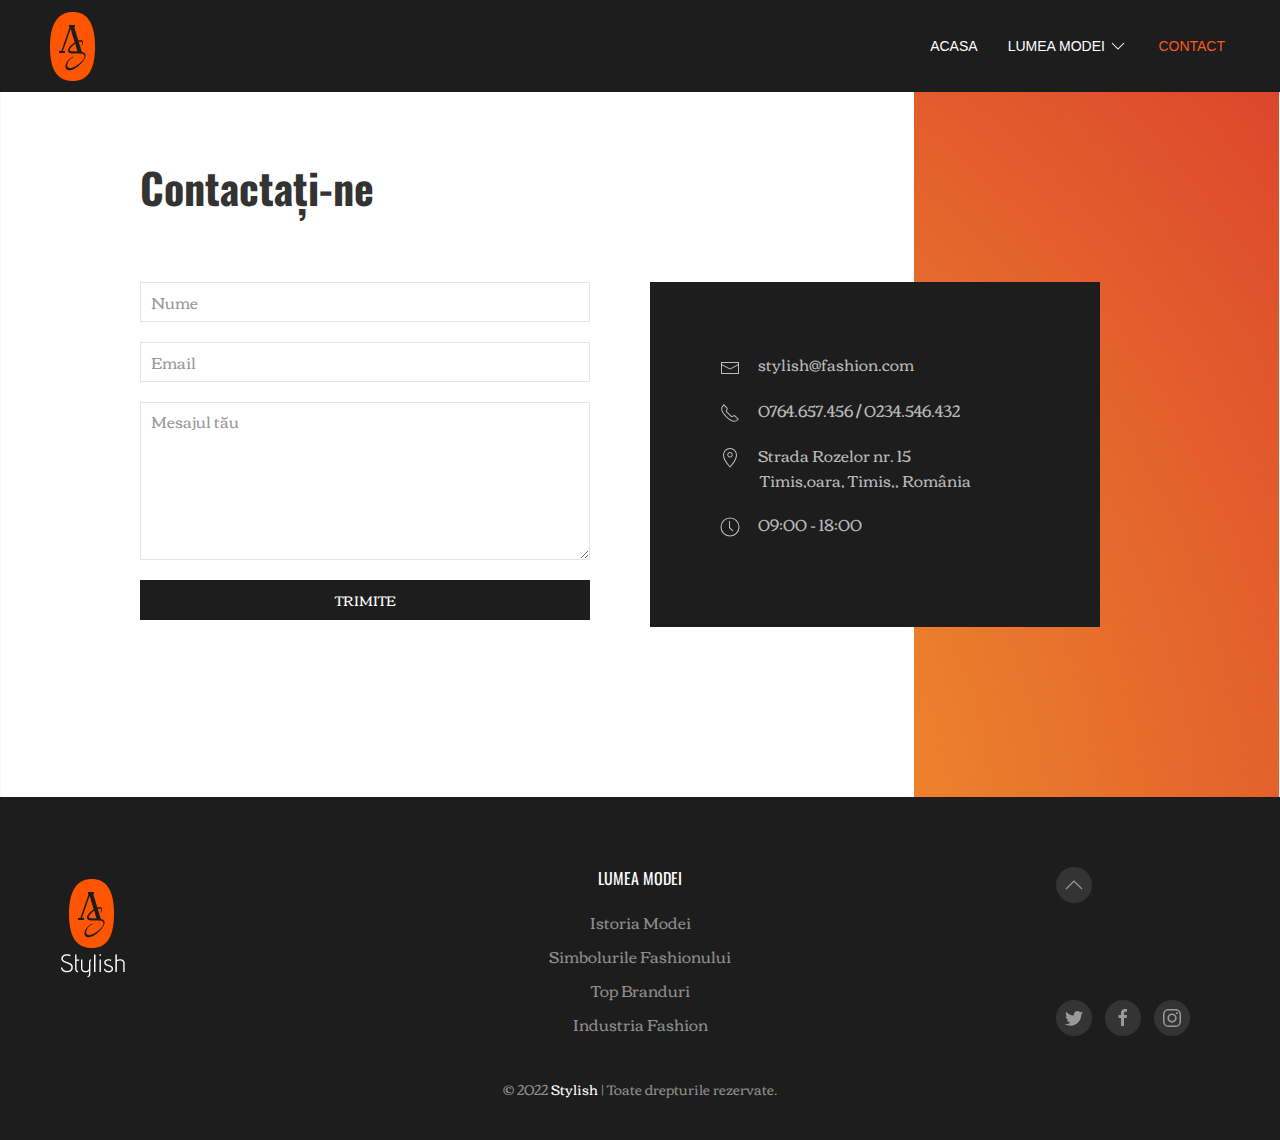
<file: contact.html>
<!DOCTYPE html>
<html>
  <head>
    <title>Contact</title>
    <meta charset="utf-8" />
    <meta name="viewport" content="width=device-width, initial-scale=1" />
    <link rel="stylesheet" href="css/uikit.css" />
    <link rel="preconnect" href="https://fonts.googleapis.com">
    <link rel="preconnect" href="https://fonts.gstatic.com" crossorigin>
    <link href="https://fonts.googleapis.com/css2?family=Corben&family=Oswald:wght@400;500;600;700&display=swap" rel="stylesheet">
    <script src="js/uikit.js"></script>
    <script src="js/uikit-icons.js"></script>
  </head>
  <body>
    <!-- NAV -->
    <div class="top-wrap uk-position-relative uk-background-secondary">
    <div
      class="nav"
      data-uk-sticky="cls-active: uk-background-secondary uk-box-shadow-medium; top: 100vh; animation: uk-animation-slide-top"
    >
      <div class="uk-container">
        <nav
          class="uk-navbar uk-navbar-container uk-navbar-transparent"
          data-uk-navbar
        >
          <div class="uk-navbar-left">
            <div class="uk-navbar-item uk-padding-remove-horizontal">
              <a class="uk-logo" title="Logo" href="index.html"
                ><img src="img/logo.png" alt="Logo"
              /></a>
            </div>
          </div>
          <div class="uk-navbar-right">
            <ul class="uk-navbar-nav uk-visible@s">
              <li >
                <a href="index.html"> Acasa </a>
              </li>
              <li>
                <a href="#" data-uk-icon="chevron-down">Lumea Modei</a>
                <div class="uk-navbar-dropdown">
                  <ul class="uk-nav uk-navbar-dropdown-nav">
                    <li>
                      <a href="istoria.html" class="uk-text-secondary"
                        >Istoria Modei</a
                      >
                    </li>
                    <li>
                      <a href="simboluri.html" class="uk-text-secondary"
                        >Simbolurile Fashionului</a
                      >
                    </li>
                    <li>
                      <a href="topBranduri.html" class="uk-text-secondary"
                        >Top Branduri</a
                      >
                    </li>
                    <li>
                      <a href="industria.html" class="uk-text-secondary"
                        >Industria Fashion</a
                      >
                    </li>
                  </ul>
                </div>
              </li>
              <li class="uk-active"><a href="">Contact</a></li>
            </ul>
            <a
              class="uk-navbar-toggle uk-navbar-item uk-hidden@s"
              data-uk-toggle
              data-uk-navbar-toggle-icon
              href="#offcanvas-nav"
            ></a>
          </div>
        </nav>
      </div>
    </div>
  </div>
    <!-- /NAV -->
    <!-- MAIN -->
  
    <section class="uk-background-cover uk-background-center uk-padding-large" style="background-image: url(img/contact.png);">
      <div class="uk-conatiner uk-padding-large uk-padding-remove-top">
        <h1 class="uk-text-bold uk-margin-large-bottom">Contactați-ne</h1>
        <div class="uk-child-width-expand@m" uk-grid>
     
          <form class="uk-form uk-width-large uk-align-center uk-align-right@s uk-padding-remove" method="post" action="afisare.php">
                <div class="uk-margin uk-form-controls">
                  <input class="uk-input" type="text" name="nume" placeholder="Nume">
              </div>
                <div class="uk-margin uk-form-controls">
                  <input class="uk-input" type="email" name="email" placeholder="Email" required>
              </div>
              <div class="uk-margin uk-form-controls">
                <textarea class="uk-textarea" rows="6" name="mesaj" placeholder="Mesajul tău" required></textarea>
            </div>
            <div class="uk-margin uk-form-controls">
            <button class="uk-button uk-button-secondary uk-width-large">Trimite</button>
          </div>
          </form>
        
        <div class="uk-width-large uk-align-center uk-align-left@s uk-padding-remove">
          <div class="uk-width-large uk-section-secondary uk-align-center uk-align-right@m uk-margin-remove uk-padding-large">
            <p> <span uk-icon="mail"></span>   <span class="uk-padding-small"> stylish@fashion.com </span></p>
            <p> <span uk-icon="receiver"></span>   <span class="uk-padding-small"> 0764.657.456 / 0234.546.432 </span> </p>
            <p> <span uk-icon="location"></span> <span class="uk-padding-small"> Strada Rozelor nr. 15 </span> <br> <span class="uk-padding"> Timișoara, Timiș, România </span>  </p>
            <p> <span uk-icon="clock"></span>  <span class="uk-padding-small"> 09:00 - 18:00 </span></p>
          </div>
        </div>
      </div>
      </div>
    </section>

    <!-- /MAIN -->
    <!-- FOOTER -->
    <footer class="uk-section uk-section-secondary uk-padding-remove-bottom">
      <div class="uk-container">
        
        <div class="uk-grid uk-grid-large" data-uk-grid>
          <div class="uk-width-1-5@m">
            <a class="uk-logo" title="Logo" href=""
              ><img src="img/logoWtxt.png" alt="Logo"
            /></a>
        </div >
          
          <div class="uk-width-3-5@m uk-text-center">
            <h5>LUMEA MODEI</h5>
            <ul class="uk-list">
              <li>
                <a href="istoria.html" class="uk-text-muted">Istoria Modei</a>
              </li>
              <li>
                <a href="simboluri.html" class="uk-text-muted">Simbolurile Fashionului</a>
              </li>
              <li>
                <a href="topBranduri.html" class="uk-text-muted">Top Branduri</a>
              </li>
              <li>
                <a href="industria.html" class="uk-text-muted">Industria Fashion</a>
              </li>
            </ul>
          </div>
          <div class="uk-width-1-5@m uk-flex uk-flex-column uk-flex-between">
            <a class="uk-margin-medium uk-icon-button" href="#" uk-totop></a>
            <div class="uk-margin-medium">
              <a
                href=""
                class="uk-icon-button uk-margin-small-right"
                data-uk-icon="twitter"
              ></a>
              <a
                href=""
                class="uk-icon-button uk-margin-small-right"
                data-uk-icon="facebook"
              ></a>
              <a
                href=""
                class="uk-icon-button uk-margin-small-right"
                data-uk-icon="instagram"
              ></a>
            </div>
          </div>
      </div>
    </div>
      <div class="uk-text-center uk-padding uk-padding-remove-horizontal">
        <span class="uk-text-small uk-text-muted"
          >© 2022
          <a href="#">Stylish</a>
          | Toate drepturile rezervate.
        </span>
      </div>
    </footer>
    <!-- /FOOTER -->
    <!-- OFFCANVAS -->
    <div id="offcanvas-nav" data-uk-offcanvas="flip: true; overlay: false">
      <div
        class="uk-offcanvas-bar uk-offcanvas-bar-animation uk-offcanvas-slide"
      >
        <button
          class="uk-offcanvas-close uk-close uk-icon"
          type="button"
          data-uk-close
        ></button>
        <ul class="uk-nav uk-nav-default">
          <li><a href="#">Acasa</a></li>
          <li class="uk-parent">
            <a href="#">Istoria Modei</a>
            <ul class="uk-nav-sub">
              <li>
                <a href="istoria.html" class="uk-text-muted">Istoria Modei</a>
              </li>
              <li>
                <a href="simboluri.html" class="uk-text-muted"
                  >Simbolurile Fashionului</a
                >
              </li>
              <li>
                <a href="topBranduri.html" class="uk-text-muted"
                  >Top Branduri</a
                >
              </li>
              <li>
                <a href="industria.html" class="uk-text-muted"
                  >Industria Fashion</a
                >
              </li>
            </ul>
          </li>
          <li class="uk-active"><a href="contact.html">Contact</a></li>
      </div>
    </div>
    <!-- /OFFCANVAS -->
  </body>
</html>
</file>
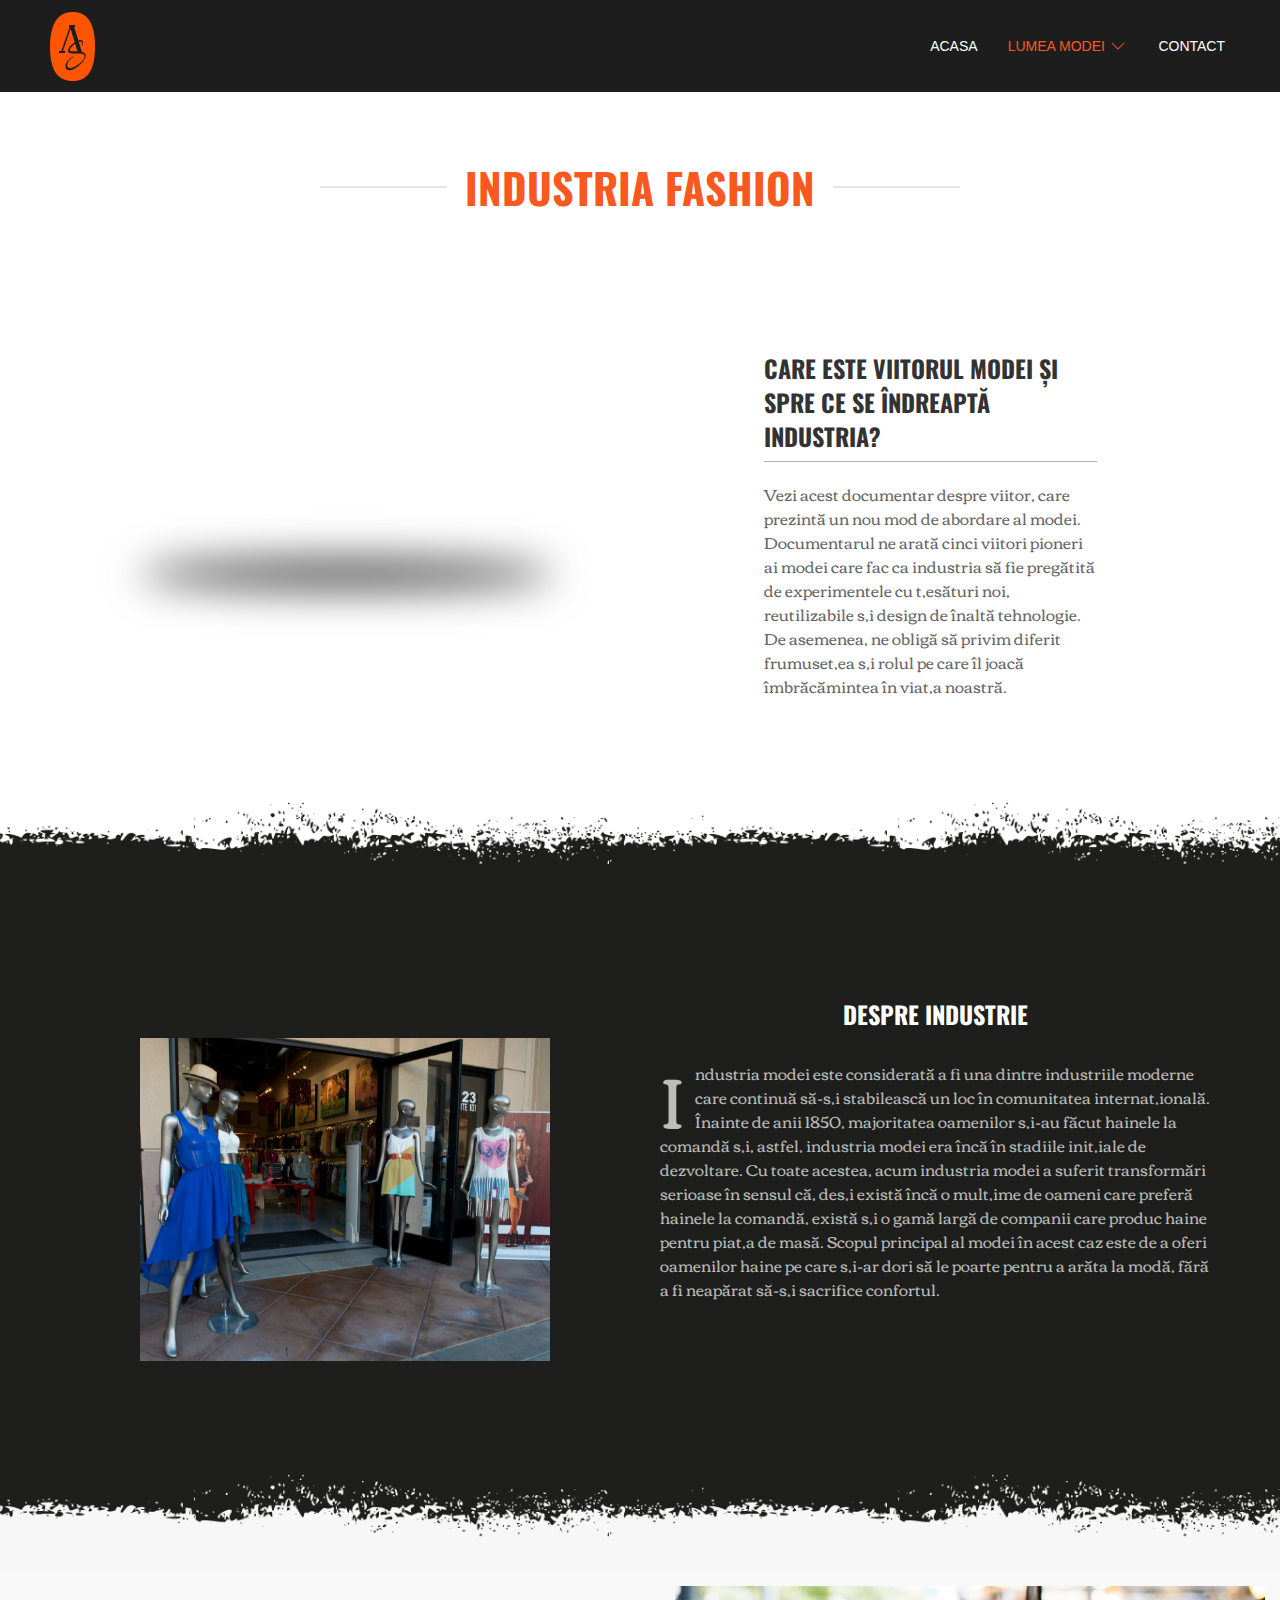
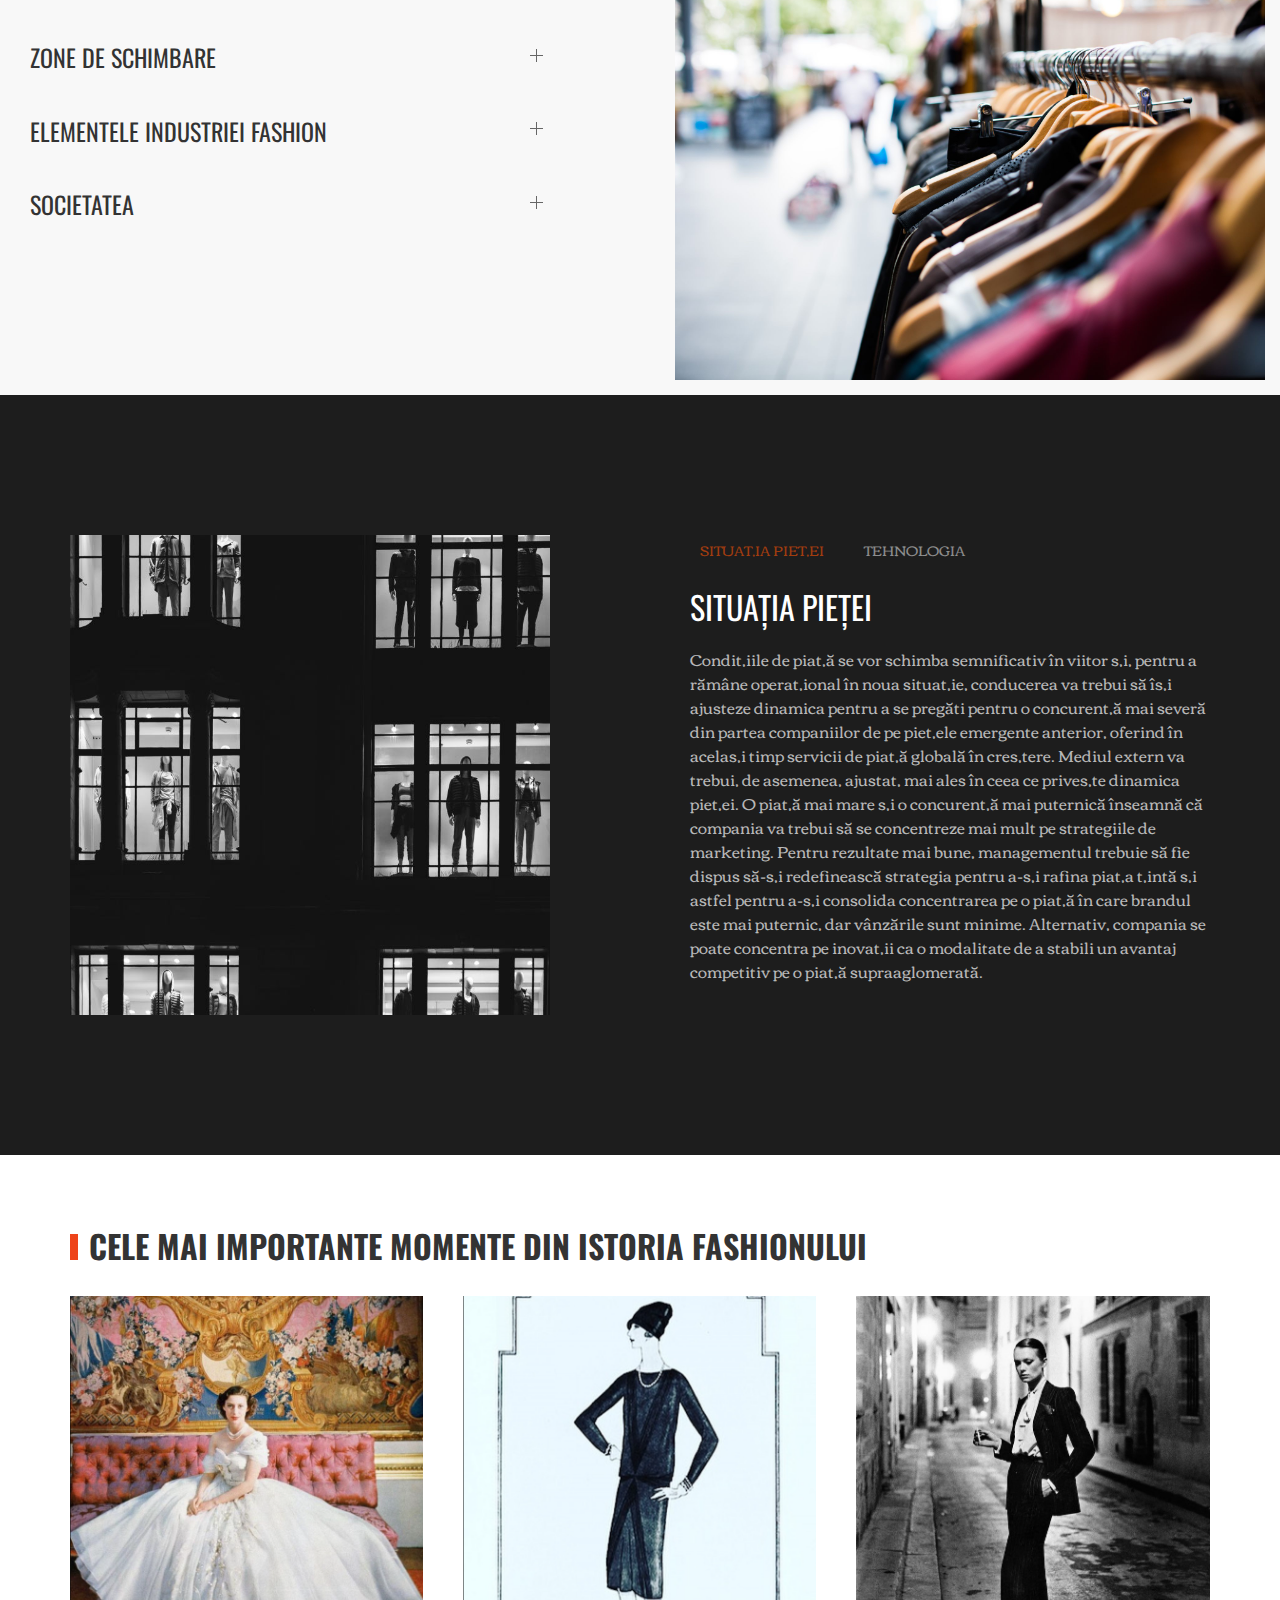
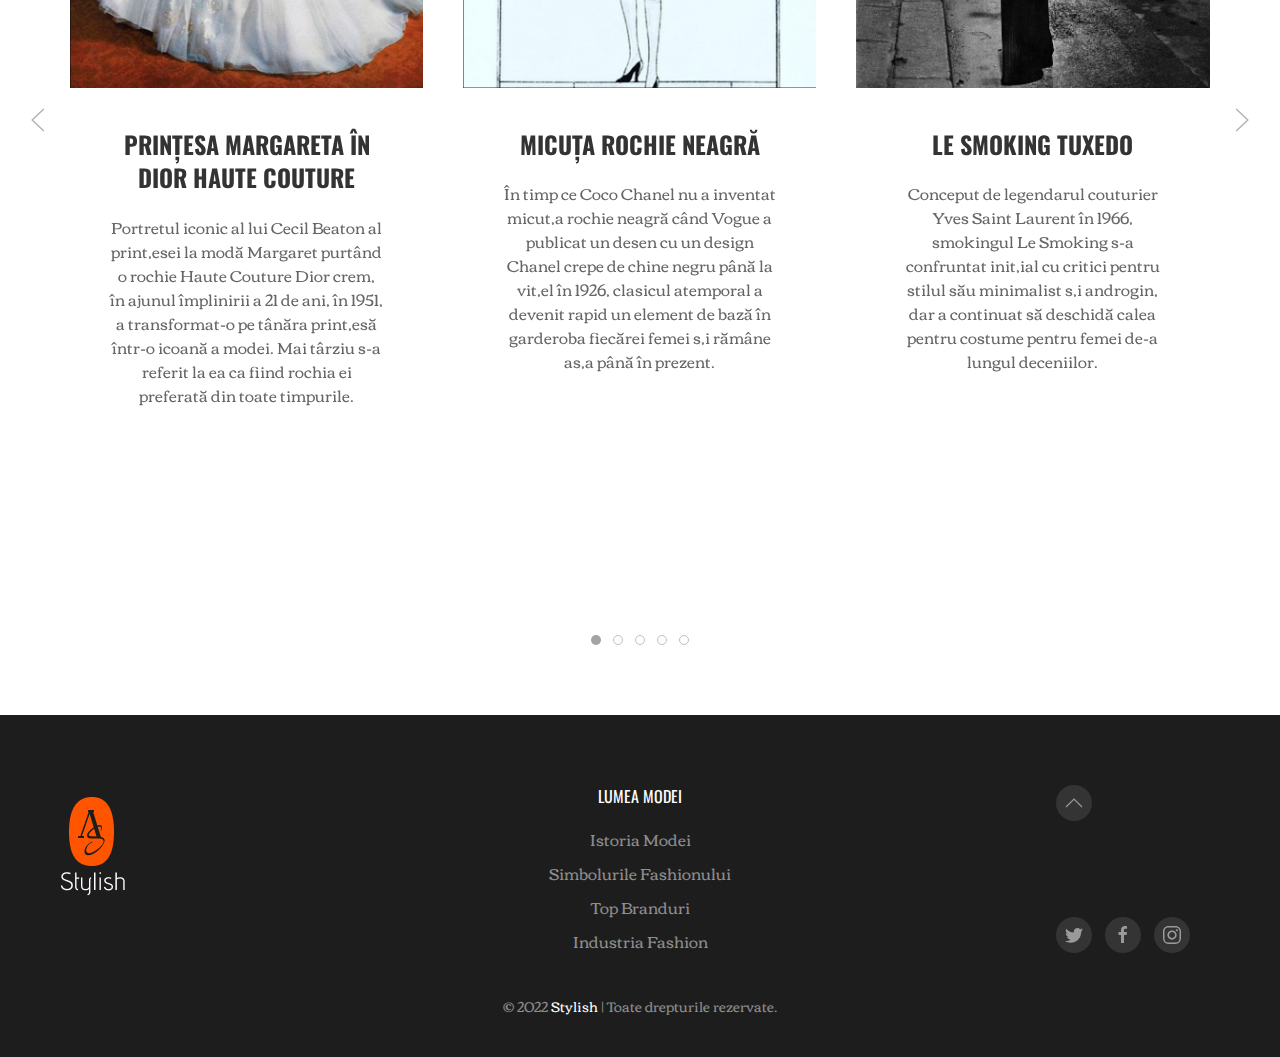
<file: industria.html>
<!DOCTYPE html>
<html>
  <head>
    <title>Industria fashion</title>
    <meta charset="utf-8" />
    <meta name="viewport" content="width=device-width, initial-scale=1" />
    <link rel="stylesheet" href="css/uikit.css" />
    <link rel="preconnect" href="https://fonts.gstatic.com" crossorigin>
    <link href="https://fonts.googleapis.com/css2?family=Corben&family=Oswald:wght@400;500;600;700&display=swap" rel="stylesheet">
    <script src="js/uikit.js"></script>
    <script src="js/uikit-icons.js"></script>
   
  </head>
  <body>
    <!-- NAV -->
    <div class="top-wrap uk-position-relative uk-background-secondary">
      <div
        class="nav"
        data-uk-sticky="cls-active: uk-background-secondary uk-box-shadow-medium; top: 100vh; animation: uk-animation-slide-top"
      >
        <div class="uk-container">
          <nav
            class="uk-navbar uk-navbar-container uk-navbar-transparent"
            data-uk-navbar
          >
            <div class="uk-navbar-left">
              <div class="uk-navbar-item uk-padding-remove-horizontal">
                <a class="uk-logo" title="Logo" href="index.html"
                  ><img src="img/logo.png" alt="Logo"
                /></a>
              </div>
            </div>
            <div class="uk-navbar-right">
              <ul class="uk-navbar-nav uk-visible@s">
                <li >
                  <a href="index.html"> Acasa </a>
                </li>
                <li class="uk-active">
                  <a href="#" data-uk-icon="chevron-down">Lumea Modei</a>
                  <div class="uk-navbar-dropdown">
                    <ul class="uk-nav uk-navbar-dropdown-nav">
                      <li>
                        <a href="istoria.html" class="uk-text-secondary"
                          >Istoria Modei</a
                        >
                      </li>
                      <li>
                        <a href="simboluri.html" class="uk-text-secondary"
                          >Simbolurile Fashionului</a
                        >
                      </li>
                      <li>
                        <a href="topBranduri.html" class="uk-text-secondary"
                          >Top Branduri</a
                        >
                      </li>
                      <li>
                        <a href="industria.html" class="uk-text-secondary"
                          >Industria Fashion</a
                        >
                      </li>
                    </ul>
                  </div>
                </li>
                <li><a href="contact.html">Contact</a></li>
              </ul>
              <a
                class="uk-navbar-toggle uk-navbar-item uk-hidden@s"
                data-uk-toggle
                data-uk-navbar-toggle-icon
                href="#offcanvas-nav"
              ></a>
            </div>
          </nav>
        </div>
      </div>
    </div>
      <!-- /NAV -->
    <!-- MAIN -->
    <section class="uk-margin-xlarge-left uk-margin-xlarge-right">
      <div class="uk-container uk-margin-xlarge-left uk-margin-xlarge-right">
       <h1 class="uk-heading-line uk-font-primary uk-text-primary uk-text-center uk-text-bold uk-padding-large "> <span>INDUSTRIA FASHION</span> </h1>
      </div>
    </section>
    <section class="uk-section uk-section-default  uk-grid uk-grid-large uk-padding-large">
      <div class="uk-width-2-5@m uk-margin-medium uk-margin-large-right  uk-margin-large-left">
        <div class="uk-margin">
          <div class="uk-box-shadow-bottom">    
              <iframe src="https://www.youtube.com/embed/DUFjz4GoIEw?v=DUFjz4GoIEw&amp;disablekb=1" frameborder="0" allowfullscreen="" uk-responsive="" width="700" height="350" class="uk-responsive-width" style="height: 350px;"></iframe>
           </div>    
         </div>
      </div>
      <div class="uk-width-1-3@m uk-flex uk-flex-column uk-flex-center uk-margin-large-right  uk-margin-large-left">
       <div class="">
           <h3 class="uk-heading-divider uk-text-bold">CARE ESTE VIITORUL MODEI ȘI SPRE CE SE ÎNDREAPTĂ INDUSTRIA?</h3>
           <p>Vezi acest documentar despre viitor, care prezintă un nou mod de abordare al modei. Documentarul ne arată cinci viitori pioneri ai modei care fac ca industria să fie pregătită de experimentele cu țesături noi, reutilizabile și design de înaltă tehnologie. De asemenea, ne obligă să privim diferit frumusețea și rolul pe care îl joacă îmbrăcămintea în viața noastră.</p>
       </div>
   </div>
   </section>

<section>
  <div class="uk-section-default">
    <div class="uk-section uk-light uk-background-cover" style="background-image: url(img/graybg.png)">
        <div class="uk-container uk-padding-large">
            <div class="uk-grid-match uk-child-width-1-2@m" uk-grid>
              <div>
                <img class="uk-padding-large uk-margin-medium-top" src="img/industria1.png"> 
              </div>
              <div >
                <div class="uk-flex uk-flex-center uk-flex-column uk-margin-medium-bottom">
                  <h3 class="uk-margin-small uk-align-center uk-text-bold">DESPRE INDUSTRIE</h3>
                  <p class=" uk-dropcap">Industria modei este considerată a fi una dintre industriile moderne care continuă să-și stabilească un loc în comunitatea internațională. Înainte de anii 1850, majoritatea oamenilor și-au făcut hainele la comandă și, astfel, industria modei era încă în stadiile inițiale de dezvoltare. Cu toate acestea, acum industria modei a suferit transformări serioase în sensul că, deși există încă o mulțime de oameni care preferă hainele la comandă, există și o gamă largă de companii care produc haine pentru piața de masă. Scopul principal al modei în acest caz este de a oferi oamenilor haine pe care și-ar dori să le poarte pentru a arăta la modă, fără a fi neapărat să-și sacrifice confortul.</p>
                </div>
              </div>
                

            </div>

        </div>
    </div>
</div>
</section>

<section class="timeline uk-section-muted">
  <div class="uk-grid-match uk-child-width-1-2@m" uk-grid>
    <div class="uk-padding-large">
      <ul class="uk-flex uk-flex-column" uk-accordion>
        <li>
          <a class="uk-accordion-title" href="#"><h3>ZONE DE SCHIMBARE</h3></a>
            <div class="uk-accordion-content">
                <p>Cele trei domenii cheie de schimbare cu care vor trebui să lucreze managerii din cadrul organizațiilor din industria modei pentru un viitor durabil sunt tehnologia, situația pieței și societatea. Companiile din industria modei au nevoie de spațiu pentru adaptări flexibile la progresele tehnologice, îmbrățișând în același timp schimbările din condițiile pieței nu numai la nivel local, ci și la nivel global. În consecință, societatea va continua să se schimbe în funcție de ceea ce oamenii caută să obțină în ceea ce privește modă și va avea un impact semnificativ asupra modului în care organizațiile performează pe piețele lor respective.</p>
            </div>
        </li>
        <li>
          <a class="uk-accordion-title" href="#"><h3>ELEMENTELE INDUSTRIEI FASHION</h3></a>
            <div class="uk-accordion-content">
                <p>Atunci când se evaluează dinamica organizațională, există șapte elemente cheie pe care trebuie să le ia în considerare. Aceste elemente includ procesele cheie de reglementare, angajații, alte active tangibile, mediul extern, sistemul social intern, coalițiile dominante și tehnicile organizaționale. Toate aceste elemente definesc modul în care o anumită organizație poate desfășura afaceri în circumstanțe date. Pentru a supraviețui în viitor, companiile din industria modei vor trebui să se concentreze pe trei domenii de schimbare care includ tehnologia, situația pieței și societatea.</p>
            </div>
        </li>
        <li>
         <a class="uk-accordion-title" href="#"> <h3>SOCIETATEA</h3></a>
            <div class="uk-accordion-content">
                <p>Schimbările în societate vor fi dictate de o serie de factori, dintre care majoritatea sunt în principal imprevizibili. Cu toate acestea, individualismul este factorul de bază. Este posibil ca oamenii să aibă nevoie de imagini personale unice ale mărcii care îi vor determina să cheltuiască mai mulți bani. Atitudinile publice cu care se vor confrunta companiile în acest caz vor juca un rol important în performanța lor. În plus, compania trebuie să investească în cercetarea pieței, deși această abordare va fi mai degrabă simplificată în era Big Data mai mare, cu condiția ca managementul să fie dispus să investească în procesul obositor și adesea foarte costisitor de analiză și interpretare a datelor colectate. pentru a fi utilizat în luarea deciziilor în cadrul organizației. Oamenii se schimbă în mod regulat în ceea ce privește gusturile și preferințele lor, iar în industria modei, aceste schimbări determină ce produse se vor vinde și care vor trebui eliminate.</p>
            </div>
        </li>
    </ul>
  </div>
<div>
  <img class="uk-padding-small" src="img/industria2.jpeg"> 
</div>
</div>
</section>


<section class="uk-section uk-section-secondary uk-light">
  <div class="uk-child-width-1-2@m" uk-grid>
    <div>
      <img class="uk-padding-large" src="img/industria3.jpg"> 
    </div>
    <div class="uk-padding-large">
     <ul class="uk-subnav uk-subnav-pill" uk-switcher>
          <li><a href="#">SITUAȚIA PIEȚEI</a></li>
          <li><a href="#">TEHNOLOGIA</a></li>
      </ul>
      
      <ul class="uk-switcher uk-margin">
          <li>
            <h2>
              SITUAȚIA PIEȚEI
            </h2>
            <p>
              Condițiile de piață se vor schimba semnificativ în viitor și, pentru a rămâne operațional în noua situație, conducerea va trebui să își ajusteze dinamica pentru a se pregăti pentru o concurență mai severă din partea companiilor de pe piețele emergente anterior, oferind în același timp servicii de piață globală în creștere. Mediul extern va trebui, de asemenea, ajustat, mai ales în ceea ce privește dinamica pieței. O piață mai mare și o concurență mai puternică înseamnă că compania va trebui să se concentreze mai mult pe strategiile de marketing. Pentru rezultate mai bune, managementul trebuie să fie dispus să-și redefinească strategia pentru a-și rafina piața țintă și astfel pentru a-și consolida concentrarea pe o piață în care brandul este mai puternic, dar vânzările sunt minime. Alternativ, compania se poate concentra pe inovații ca o modalitate de a stabili un avantaj competitiv pe o piață supraaglomerată.
            </p>
          </li>
          <li>
            <h2>
              TEHNOLOGIA
            </h2>
            <p>
              Mediul extern în ceea ce privește dinamica organizațională se referă doar la circumstanțele organizațiilor legate de procesele de afaceri pe care le întreprind. Unii dintre factorii importanți de luat în considerare includ, printre altele, atitudinile publicului, economia, legile și nivelul prețurilor. Progresele tehnologice sunt adesea făcute cu scopul de a îmbunătăți viața într-un fel sau altul. Invenția comerțului electronic, de exemplu, a fost determinată de nevoia de a satisface consumatorii cărora le lipsea timpul sau preferau doar comoditatea de a nu fi nevoiți să meargă la cumpărături la punctele de vânzare din cărămidă și mortar. Ca atare, compania trebuie să ia în considerare atitudinile publice legate de progresele tehnologice. Dacă perspectivele pieței pentru noi tehnologii sunt pozitive, organizația ar trebui să fie dispusă să se conformeze.
            </p>
          </li>
      </ul>
    </div>

  </div>
</section>


<section class="uk-section uk-section-default  uk-grid uk-grid-large uk-padding-large">
  
  <div uk-slider>

   <div class="uk-position-relative">

    <h2 class=" uk-heading-bullet uk-align-center uk-text-bold">CELE MAI IMPORTANTE MOMENTE DIN ISTORIA FASHIONULUI</h2>
       <div class="uk-slider-container uk-dark">
           <ul class="uk-slider-items uk-child-width-1-2 uk-child-width-1-3@m uk-grid">
               <li>
                 <div class="uk-panel">
                  
                    <div>
                        <div class="uk-card">
                            <div class="uk-card-media-top uk-flex uk-flex-center">
                                <img src="img/industria4.png" width="400" height="500" alt="">
                            </div>
                            <div class="uk-card-body uk-text-center">
                                <h3 class="uk-card-title uk-text-bold">PRINȚESA MARGARETA ÎN DIOR HAUTE COUTURE</h3>
                                <p>Portretul iconic al lui Cecil Beaton al prințesei la modă Margaret purtând o rochie Haute Couture Dior crem, în ajunul împlinirii a 21 de ani, în 1951, a transformat-o pe tânăra prințesă într-o icoană a modei. Mai târziu s-a referit la ea ca fiind rochia ei preferată din toate timpurile.</p>
                            </div>
                        </div>
              
                 </div>
               </li>
               <li>
                 <div class="uk-panel">
                
                    <div>
                        <div class="uk-card ">
                            <div class="uk-card-media-top uk-flex uk-flex-center">
                                <img src="img/industrai5.png" width="400" height="500" alt="">
                            </div>
                            <div class="uk-card-body uk-text-center">
                                <h3 class="uk-card-title  uk-text-bold">MICUȚA ROCHIE NEAGRĂ</h3>
                                <p>În timp ce Coco Chanel nu a inventat micuța rochie neagră când Vogue a publicat un desen cu un design Chanel crepe de chine negru până la vițel în 1926, clasicul atemporal a devenit rapid un element de bază în garderoba fiecărei femei și rămâne așa până în prezent.</p>
                            </div>
                        </div>
                
                 
                 </div>
               </li>
               <li>
                 <div class="uk-panel">
                 
                    <div>
                        <div class="uk-card ">
                            <div class="uk-card-media-top uk-flex uk-flex-center">
                                <img src="img/industria6.png"  width="400" height="500" alt="">
                            </div>
                            <div class="uk-card-body uk-text-center">
                                <h3 class="uk-card-title  uk-text-bold">LE SMOKING TUXEDO</h3>
                                <p>Conceput de legendarul couturier Yves Saint Laurent în 1966, smokingul Le Smoking s-a confruntat inițial cu critici pentru stilul său minimalist și androgin, dar a continuat să deschidă calea pentru costume pentru femei de-a lungul deceniilor.</p>
                            </div>
                        </div>
                  
                   
                 </div>
               </li>
               <li>
                 <div class="uk-panel">
                    <div>
                        <div class="uk-card ">
                            <div class="uk-card-media-top uk-flex uk-flex-center">
                                <img src="img/industria7.png" width="400" height="500" alt="">
                            </div>
                            <div class="uk-card-body uk-text-center">
                                <h3 class="uk-card-title  uk-text-bold">HALLE BERRY ÎN ELIE SAAB</h3>
                                <p>Câștigarea Oscarului actriței Halle Berry în 2001 a fost de neuitat din mai multe motive. Făcând istorie, a fost prima femeie de culoare care a câștigat premiul pentru cea mai bună actriță pentru interpretarea din Monster’s Ball. În afară de această ocazie cu adevărat importantă, rochia ei visiniu cu un top transparent cu ornamente florale și fusta de mătase maro au făcut titluri de afiș, punându-l probabil pe designerul libanez Elie Saab pe harta modei globale.</p>
                            </div>
                        </div>
                   
                 </div>
               </li>
               <li>
                <div class="uk-panel">
                   <div>
                       <div class="uk-card">
                           <div class="uk-card-media-top uk-flex uk-flex-center">
                               <img src="img/industria8.png" width="400" height="500" alt="">
                           </div>
                           <div class="uk-card-body uk-text-center">
                               <h3 class="uk-card-title  uk-text-bold">MARI ANTOINETTE ÎNTR-O ROBE DE GAULLE</h3>
                               <p>În 1783, artista Élisabeth Louise Vigée Le Brun a pictat-o ​​pe Marie Antoinette într-o rochie simplă de bumbac cunoscută sub numele de robe de gaulle. Cunoscut pe scară largă pentru gustul ei generos, acest design oarecum rustic era în contrast puternic cu stilul tipic rococo al vremii. Rochia a stârnit o astfel de urmărire, încât a făcut ca industria bumbacului să explodeze, ca să nu mai vorbim de strigătul aristocraților care au simțit că o țesătură simplă atât de ieftină nu este potrivită pentru o regină.</p>
                           </div>
                       </div>
                  
                </div>
              </li>
           </ul>
       </div>

       <div class="uk-hidden@s uk-light">
           <a class="uk-position-center-left uk-position-small" href="#" uk-slidenav-previous uk-slider-item="previous"></a>
           <a class="uk-position-center-right uk-position-small" href="#" uk-slidenav-next uk-slider-item="next"></a>
       </div>

       <div class="uk-visible@s">
           <a class="uk-position-center-left-out uk-position-small" href="#" uk-slidenav-previous uk-slider-item="previous"></a>
           <a class="uk-position-center-right-out uk-position-small" href="#" uk-slidenav-next uk-slider-item="next"></a>
       </div>

   </div>

   <ul class="uk-slider-nav uk-dotnav uk-flex-center uk-margin"></ul>

</div>
</section>
    <!-- /MAIN -->
      <!-- FOOTER -->
      <footer class="uk-section uk-section-secondary uk-padding-remove-bottom">
        <div class="uk-container">
          
          <div class="uk-grid uk-grid-large" data-uk-grid>
            <div class="uk-width-1-5@m">
              <a class="uk-logo" title="Logo" href=""
                ><img src="img/logoWtxt.png" alt="Logo"
              /></a>
          </div >
            
            <div class="uk-width-3-5@m uk-text-center">
              <h5>LUMEA MODEI</h5>
              <ul class="uk-list">
                <li>
                  <a href="istoria.html" class="uk-text-muted">Istoria Modei</a>
                </li>
                <li>
                  <a href="simboluri.html" class="uk-text-muted">Simbolurile Fashionului</a>
                </li>
                <li>
                  <a href="topBranduri.html" class="uk-text-muted">Top Branduri</a>
                </li>
                <li>
                  <a href="industria.html" class="uk-text-muted">Industria Fashion</a>
                </li>
              </ul>
            </div>
            <div class="uk-width-1-5@m uk-flex uk-flex-column uk-flex-between">
              <a class="uk-margin-medium uk-icon-button" href="#" uk-totop></a>
              <div class="uk-margin-medium">
                <a
                  href=""
                  class="uk-icon-button uk-margin-small-right"
                  data-uk-icon="twitter"
                ></a>
                <a
                  href=""
                  class="uk-icon-button uk-margin-small-right"
                  data-uk-icon="facebook"
                ></a>
                <a
                  href=""
                  class="uk-icon-button uk-margin-small-right"
                  data-uk-icon="instagram"
                ></a>
              </div>
            </div>
        </div>
      </div>
        <div class="uk-text-center uk-padding uk-padding-remove-horizontal">
          <span class="uk-text-small uk-text-muted"
            >© 2022
            <a href="#">Stylish</a>
            | Toate drepturile rezervate.
          </span>
        </div>
      </footer>
      <!-- /FOOTER -->
      <!-- OFFCANVAS -->
      <div id="offcanvas-nav" data-uk-offcanvas="flip: true; overlay: false">
        <div
          class="uk-offcanvas-bar uk-offcanvas-bar-animation uk-offcanvas-slide"
        >
          <button
            class="uk-offcanvas-close uk-close uk-icon"
            type="button"
            data-uk-close
          ></button>
          <ul class="uk-nav uk-nav-default">
            <li><a href="#">Acasa</a></li>
            <li class="uk-parent uk-active">
              <a href="#">Istoria Modei</a>
              <ul class="uk-nav-sub">
                <li>
                  <a href="istoria.html" class="uk-text-muted">Istoria Modei</a>
                </li>
                <li>
                  <a href="simboluri.html" class="uk-text-muted"
                    >Simbolurile Fashionului</a
                  >
                </li>
                <li>
                  <a href="topBranduri.html" class="uk-text-muted"
                    >Top Branduri</a
                  >
                </li>
                <li>
                  <a href="industria.html" class="uk-text-muted"
                    >Industria Fashion</a
                  >
                </li>
              </ul>
            </li>
            <li><a href="contact.html">Contact</a></li>
        </div>
      </div>
      <!-- /OFFCANVAS -->
  </body>
</html>
</file>
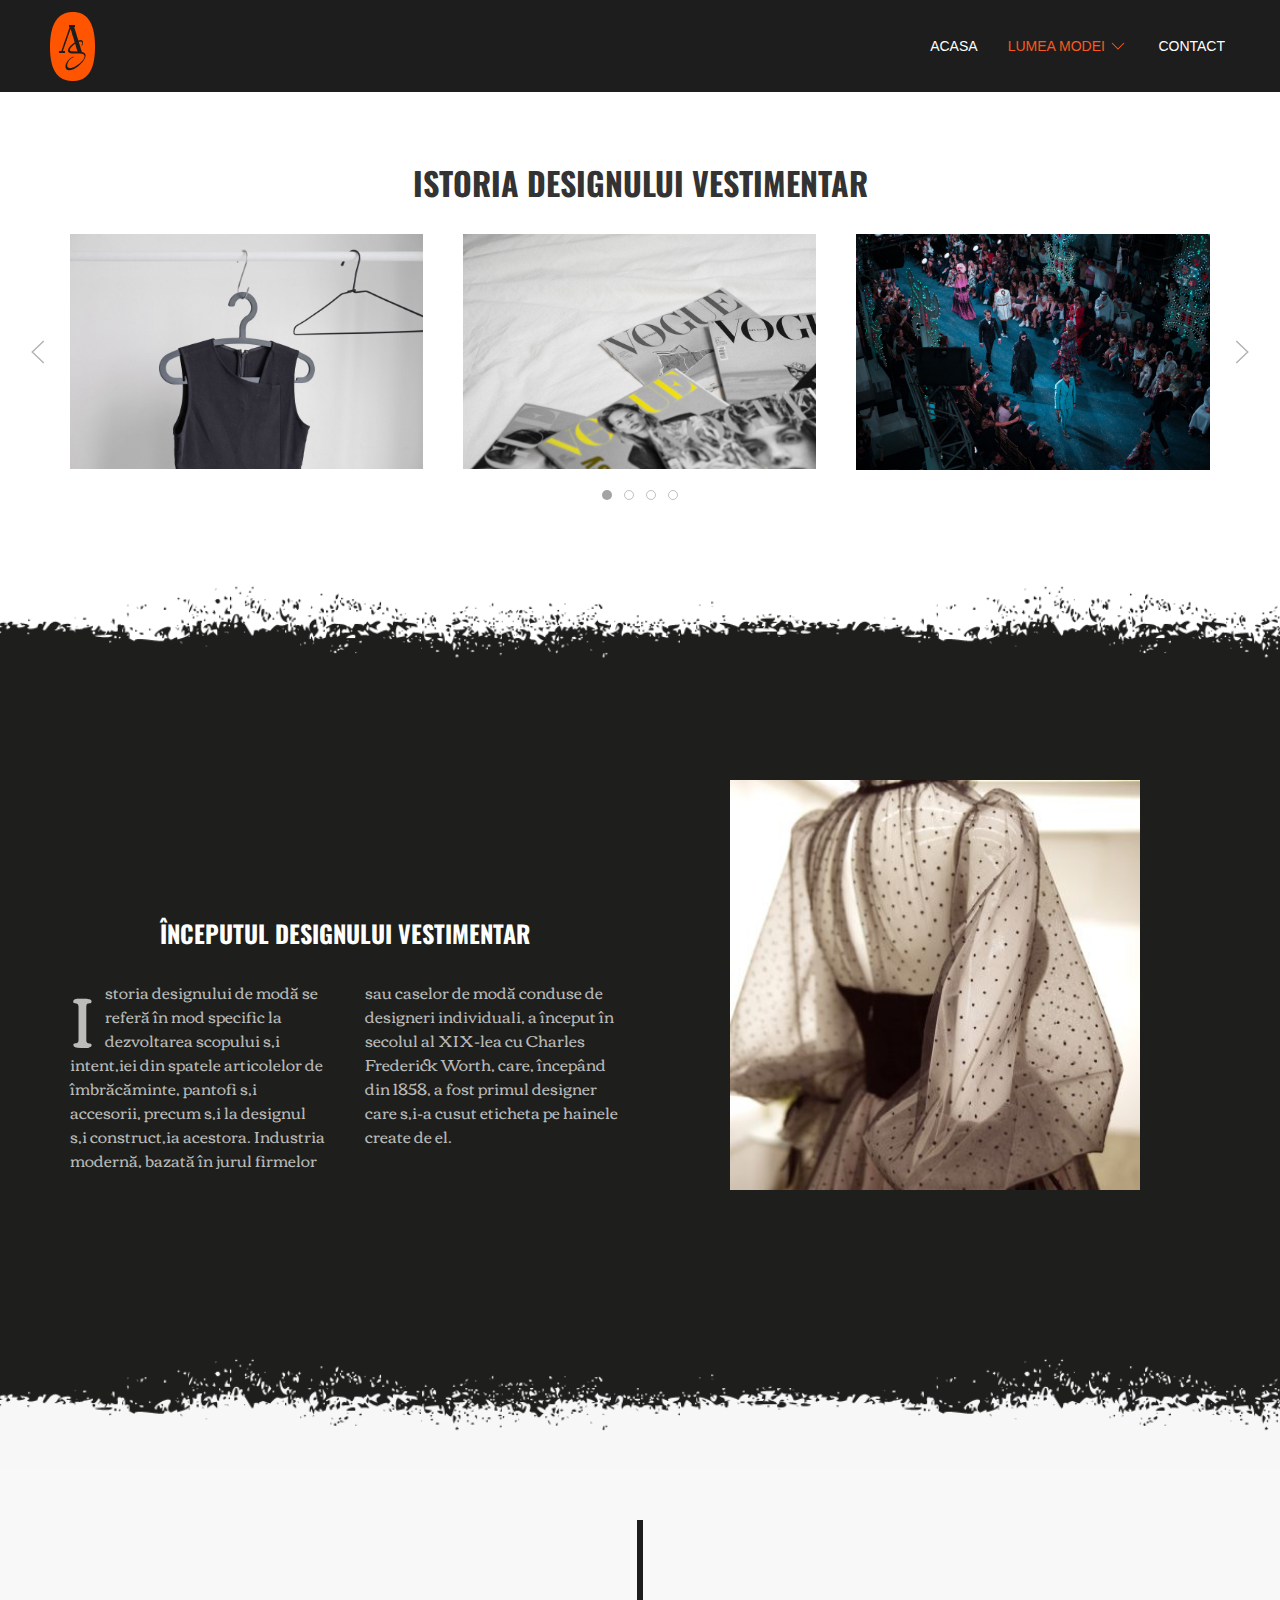
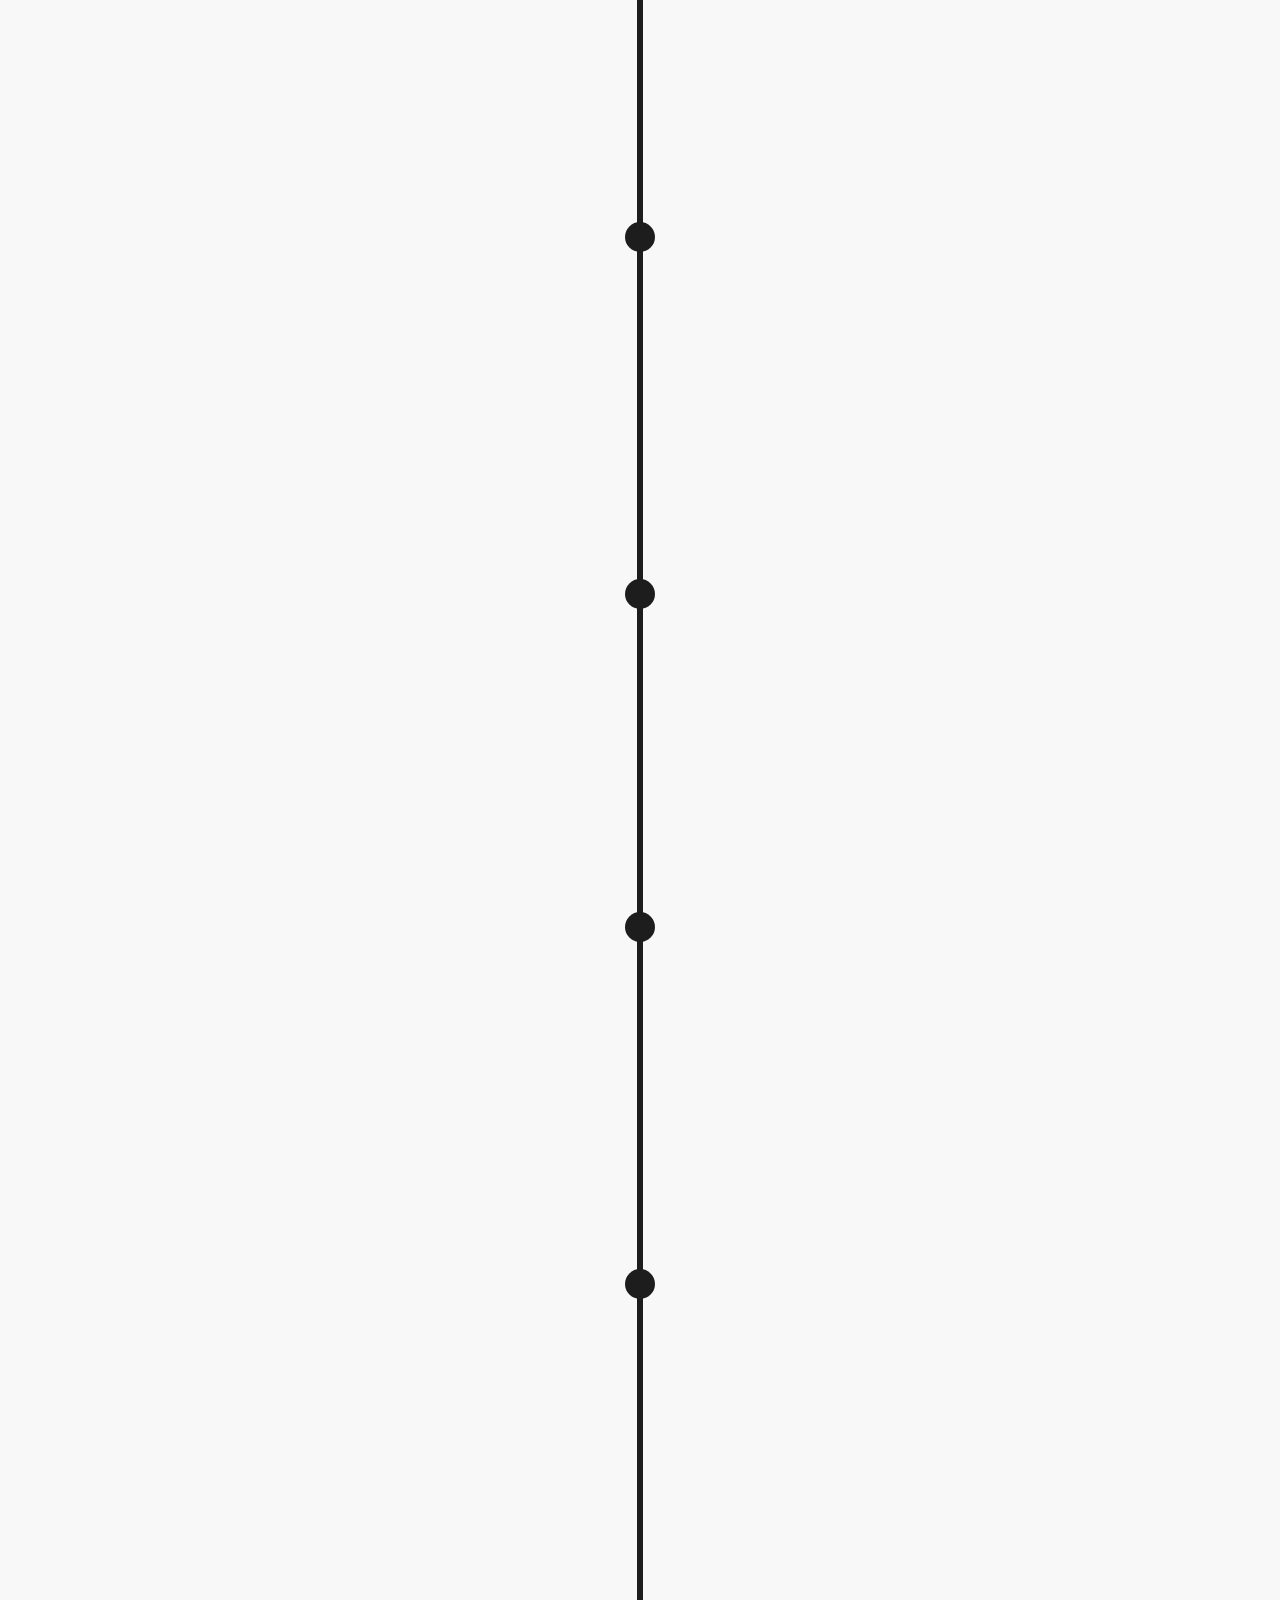
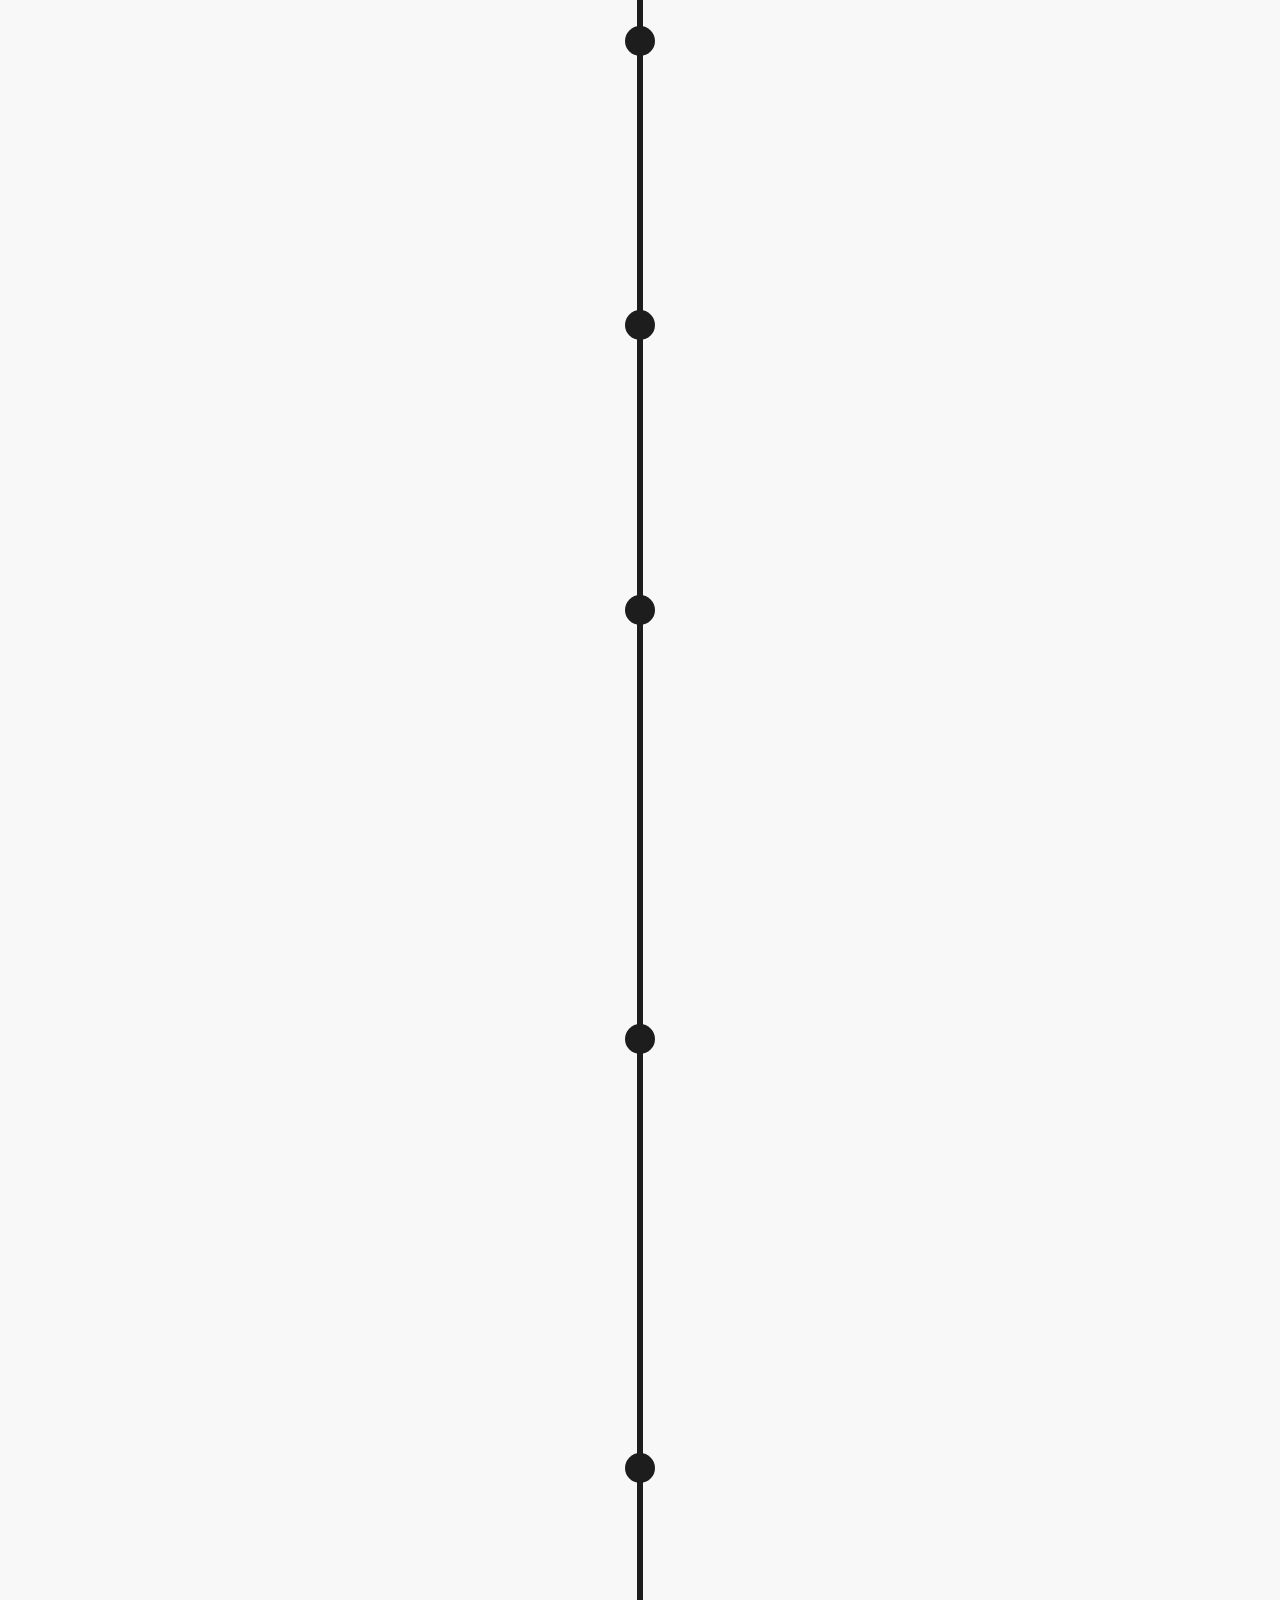
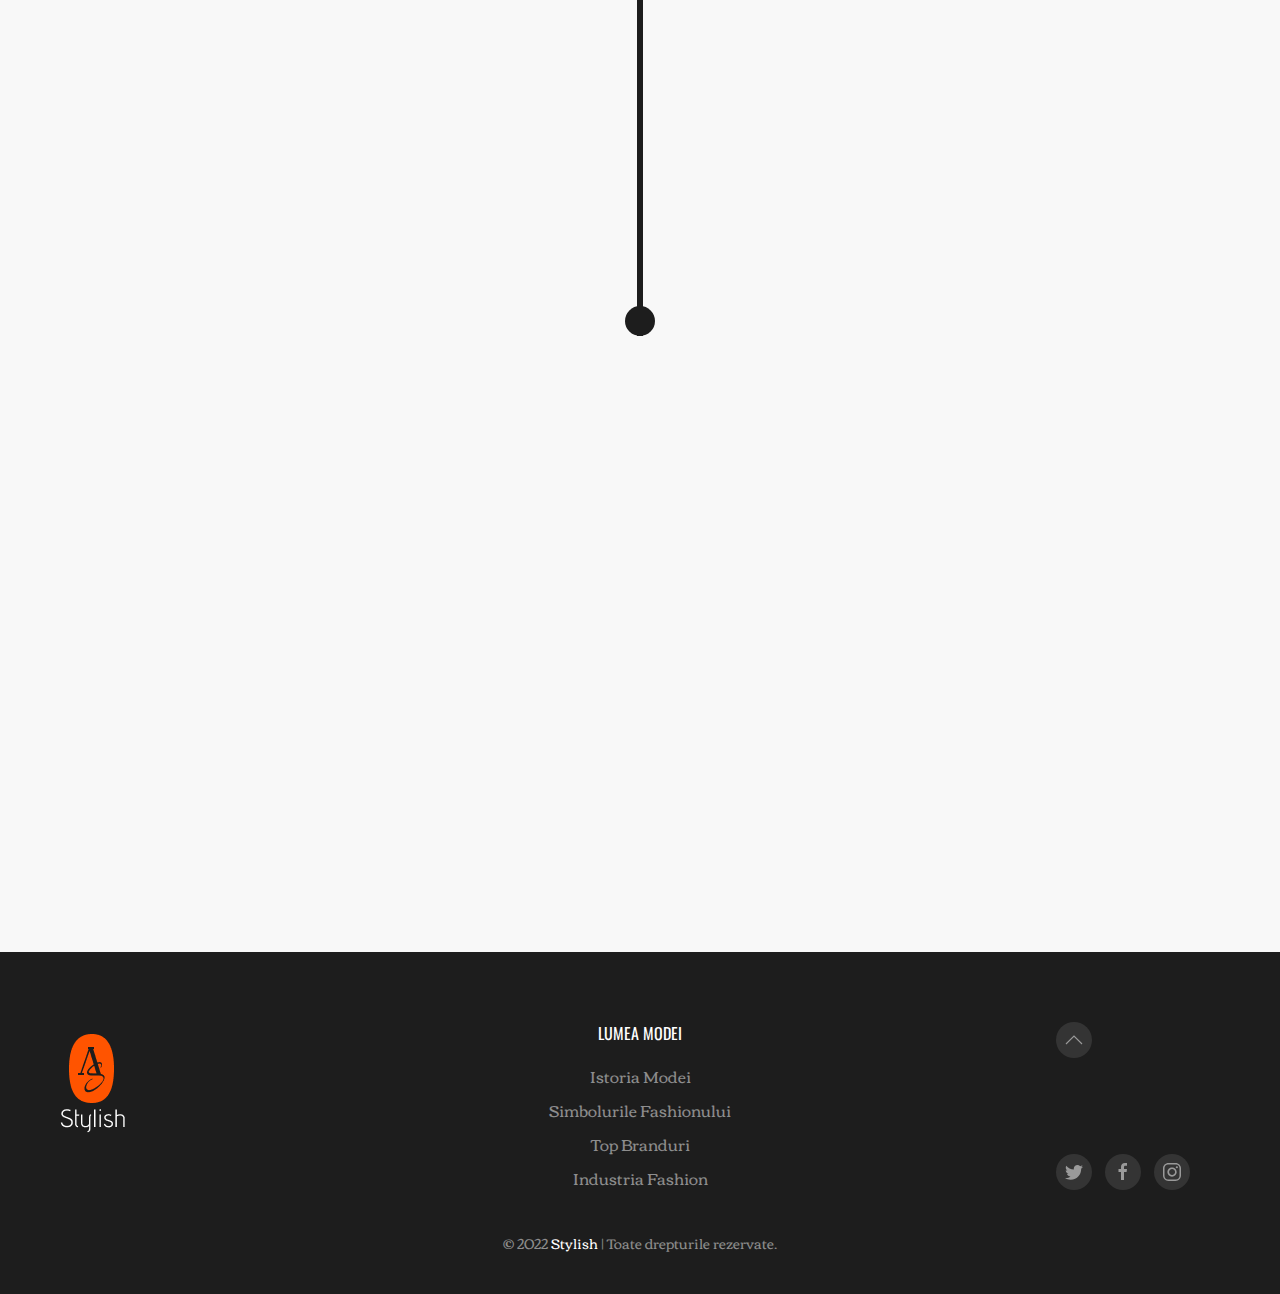
<file: istoria.html>
<!DOCTYPE html>
<html>
  <head>
    <title>Istoria designului vestimentar</title>
    <meta charset="utf-8" />
    <meta name="viewport" content="width=device-width, initial-scale=1" />
    <link rel="stylesheet" href="css/uikit.css" />
    <link rel="stylesheet" href="css/timeline.css" />
    <link rel="preconnect" href="https://fonts.gstatic.com" crossorigin>
    <link href="https://fonts.googleapis.com/css2?family=Corben&family=Oswald:wght@400;500;600;700&display=swap" rel="stylesheet">
    <script src="js/uikit.js"></script>
    <script src="js/uikit-icons.js"></script>
   
  </head>
  <body>
       <!-- NAV -->
       <div class="top-wrap uk-position-relative uk-background-secondary">
        <div
          class="nav"
          data-uk-sticky="cls-active: uk-background-secondary uk-box-shadow-medium; top: 100vh; animation: uk-animation-slide-top"
        >
          <div class="uk-container">
            <nav
              class="uk-navbar uk-navbar-container uk-navbar-transparent"
              data-uk-navbar
            >
              <div class="uk-navbar-left">
                <div class="uk-navbar-item uk-padding-remove-horizontal">
                  <a class="uk-logo" title="Logo" href="index.html"
                    ><img src="img/logo.png" alt="Logo"
                  /></a>
                </div>
              </div>
              <div class="uk-navbar-right">
                <ul class="uk-navbar-nav uk-visible@s">
                  <li>
                    <a href="index.html"> Acasa </a>
                  </li>
                  <li class="uk-active">
                    <a href="#" data-uk-icon="chevron-down">Lumea Modei</a>
                    <div class="uk-navbar-dropdown">
                      <ul class="uk-nav uk-navbar-dropdown-nav">
                        <li>
                          <a href="istoria.html" class="uk-text-secondary"
                            >Istoria Modei</a
                          >
                        </li>
                        <li>
                          <a href="simboluri.html" class="uk-text-secondary"
                            >Simbolurile Fashionului</a
                          >
                        </li>
                        <li>
                          <a href="topBranduri.html" class="uk-text-secondary"
                            >Top Branduri</a
                          >
                        </li>
                        <li>
                          <a href="industria.html" class="uk-text-secondary"
                            >Industria Fashion</a
                          >
                        </li>
                      </ul>
                    </div>
                  </li>
                  <li><a href="contact.html">Contact</a></li>
                </ul>
                <a
                  class="uk-navbar-toggle uk-navbar-item uk-hidden@s"
                  data-uk-toggle
                  data-uk-navbar-toggle-icon
                  href="#offcanvas-nav"
                ></a>
              </div>
            </nav>
          </div>
        </div>
      </div>
        <!-- /NAV -->
    <!-- MAIN -->
    <section class="uk-section uk-section-default  uk-grid uk-grid-large uk-padding-large">
       <h2 class="uk-align-center uk-text-bold">ISTORIA DESIGNULUI VESTIMENTAR </h2>
       <div uk-slider>

        <div class="uk-position-relative">
    
            <div class="uk-slider-container uk-dark">
                <ul class="uk-slider-items uk-child-width-1-2 uk-child-width-1-3@m uk-grid">
                    <li>
                      <div class="uk-panel">
                        <img src="img/gistorie1.jpeg" width="400" height="600" alt="">
                      </div>
                    </li>
                    <li>
                      <div class="uk-panel">
                        <img src="img/gistorie2.jpeg" width="400" height="600" alt="">
                      </div>
                    </li>
                    <li>
                      <div class="uk-panel">
                        <img src="img/gistorie3.jpeg" width="400" height="600" alt="">
                      </div>
                    </li>
                    <li>
                      <div class="uk-panel">
                        <img src="img/gistorie4.jpeg" width="400" height="600" alt="">
                      </div>
                    </li>
                </ul>
            </div>
    
            <div class="uk-hidden@s uk-light">
                <a class="uk-position-center-left uk-position-small" href="#" uk-slidenav-previous uk-slider-item="previous"></a>
                <a class="uk-position-center-right uk-position-small" href="#" uk-slidenav-next uk-slider-item="next"></a>
            </div>
    
            <div class="uk-visible@s">
                <a class="uk-position-center-left-out uk-position-small" href="#" uk-slidenav-previous uk-slider-item="previous"></a>
                <a class="uk-position-center-right-out uk-position-small" href="#" uk-slidenav-next uk-slider-item="next"></a>
            </div>
    
        </div>
    
        <ul class="uk-slider-nav uk-dotnav uk-flex-center uk-margin"></ul>
    
    </div>
    </section>

<section>
  <div class="uk-section-default">
    <div class="uk-section uk-light uk-background-cover" style="background-image: url(img/graybg.png)">
        <div class="uk-container uk-padding-large">
            <div class="uk-grid-match uk-child-width-1-2@m" uk-grid>
              <div >
                <div class="uk-flex uk-flex-center uk-flex-column uk-margin-large-top">
                  <h3 class="uk-margin-small uk-align-center uk-text-bold">ÎNCEPUTUL DESIGNULUI VESTIMENTAR</h3>
                  <p class="uk-column-1-2@s uk-dropcap">Istoria designului de modă se referă în mod specific la dezvoltarea scopului și intenției din spatele articolelor de îmbrăcăminte, pantofi și accesorii, precum și la designul și construcția acestora. Industria modernă, bazată în jurul firmelor sau caselor de modă conduse de designeri individuali, a început în secolul al XIX-lea cu Charles Frederick Worth, care, începând din 1858, a fost primul designer care și-a cusut eticheta pe hainele create de el.</p>
                </div>
              </div>
                <div>
                  <img class="uk-padding-large uk-margin-large-bottom" src="img/istoria1.jpeg"> 
                </div>

            </div>

        </div>
    </div>
</div>
</section>

<section class="timeline uk-section-muted">
  <ul>
    <li>
      <div uk-scrollspy="cls: uk-animation-slide-right; repeat: true">
        <time>1900</time> Ținutele purtate de femei din perioada Belle Epoque (1871-1914) erau izbitor de asemănătoare cu cele purtate în perioada de glorie a pionierului modei Charles Worth. Până la sfârșitul secolului al XIX-lea, orizonturile industriei modei s-au lărgit, datorită stilului de viață mai stabil și mai independent al femeilor înstărite. Cu toate acestea, moda Belle Epoque a păstrat încă stilul elaborat, tapițat al secolului al XIX-lea. 
      </div>
    </li>
    <li>
      <div  uk-scrollspy="cls: uk-animation-slide-left; repeat: true">
        <time>1910</time> În primii ani ai anilor 1910, silueta la modă a devenit mult mai flexibilă și fluidă decât în secolul al XIX-lea. Când Baleții Ruși au interpretat Scheherazade la Paris în 1910, a urmat o nebunie pentru orientalism. Couturierul Paul Poiret a fost unul dintre primii designeri care a transpus acest lucru în lumea modei. Poiret a conceput prima ținută pe care femeile o puteau îmbrăca fără ajutorul unei servitoare, ținută alcătuită din pantaloni fluizi, turban și chimono exotic, toate având culori vii. 
      </div>
    </li>
    <li>
      <div uk-scrollspy="cls: uk-animation-slide-right; repeat: true">
        <time>1920</time> După primul război mondial, a avut loc o schimbare radicală în modă. Coifurile bufante au lăsat locul boburilor scurte, rochiile cu trene lungi au făcut loc șorțurilor deasupra genunchiului. Corsetel au fost abandonate, iar femeile și-au împrumutat haine din garderoba masculină și au ales să se îmbrace ca băieții. Deși, la început, mulți couturieri au fost reticenți în a adopta noul stil androgin, l-au îmbrățișat în jurul anului 1925. 
      </div>
    </li>
    <li>
      <div uk-scrollspy="cls: uk-animation-slide-left; repeat: true">
        <time>1930</time>În anii 1930, pe măsură ce publicul a început să simtă efectele Marii Depresiuni, mulți designeri au considerat că nu era momentul pentru experimentare. Moda a devenit însă mai compromițătoare, aspirând să păstreze victoriile feminismului, redescoperind în același timp o eleganță și o sofisticare subtilă și liniștitoare. În general, îmbrăcămintea anilor 1930 a fost sumbră și modestă, reflectând situația socială și economică dificilă a deceniului.
      </div>
    </li>
    <li>
      <div uk-scrollspy="cls: uk-animation-slide-right; repeat: true">
        <time>1940</time> Multe case de modă s-au închis în timpul ocupației Parisului, în timpul celui de-al Doilea Război Mondial, inclusiv Maison Vionnet și Maison Chanel. Mai mulți designeri, inclusiv Mainbocher, s-au mutat definitiv la New York. Nevoia de țesătură pentru personalul militar a condus la raționalizarea țesăturii pentru toți ceilalți. Toată lumea, de la gospodine la designeri, a fost forțată să refolosească țesături vechi sau să creeze stiluri noi din haine vechi.
      </div>
    </li>
    <li>
      <div  uk-scrollspy="cls: uk-animation-slide-left; repeat: true">
        <time>1950</time> După război, aspectul american, care consta în umeri largi, cravate florale, pantaloni drepți și cămăși cu guler lung și ascuțit, a devenit foarte popular în rândul bărbaților din Europa. Anumiți producători londonezi au inaugurat o renaștere a eleganței edwardiane în moda bărbătească, adoptând un stil retro. 
      </div>
    </li>
    <li>
      <div uk-scrollspy="cls: uk-animation-slide-right; repeat: true">
        <time>1960</time> Doi designeri noti și influenți în anii 1960 au fost Emilio Pucci și Paco Rabanne. Modelele și imprimeurile de îmbrăcăminte sport ale lui Emilio Pucci, inspirate de arta operațională, psihedelie și bannere heraldice medievale i-au câștigat o reputație care s-a extins cu mult dincolo de cercurile înaltei societăți. 
      </div>
    </li>
    <li>
      <div  uk-scrollspy="cls: uk-animation-slide-left; repeat: true">
        <time>1970</time> Poate că cei mai inovatori doi designeri de modă din Franța anilor 1970 au fost Kenzo Takada și Sonia Rykiel. Vedeta incontestabilă a modei pariziene în anii 1970, Kenzo și-a inspirat din toată lumea, amestecând influențele populare occidentale și orientale cu o fantastică bucurie de trăire și o înțelegere instinctivă a ceea ce își doreau tinerii clienți. Stilul Rykiel, dominat de articole de îmbrăcăminte tricotate fluide, negre închise, strasuri, eșarfe lungi ca boa și pălării mici croșetate, a cucerit piața americană și, chiar și în prezent, Rykiel este considerat de mulți americani drept adevăratul succesor al Chanel.
      </div>
    </li>
    <li>
      <div uk-scrollspy="cls: uk-animation-slide-right; repeat: true">
        <time>1980</time> Societatea anilor 1980 nu se mai critica ca fiind consumeristă, ci era, în schimb, interesată de „spectacol”. Imaginea conștientă a deceniului a fost foarte bună pentru industria modei, care nu fusese niciodată atât de à la mode. Prezentările de modă au fost transfigurate în show-uri spectaculoase, televizate frecvent, luând prioritate în calendarul social.  Modul în care bărbații și femeile s-au asociat cu cele mai recente stiluri nu a mai fost o chestiune de supunere pasivă, dar muzica disco a căzut rapid  odată cu începutul deceniului, împreună cu stilurile vestimentare asociate. Până în 1982, ultimele urme ale modei anilor 1970 au dispărut.
      </div>
    </li>
    <li>
      <div  uk-scrollspy="cls: uk-animation-slide-left; repeat: true">
        <time>1990</time> În anii 1990, fobia de a fi îmbrăcat prea puțin a fost în cele din urmă complet înlocuită de teama de a se îmbrăca prea mult. Moda anilor 1990 unită în jurul unui nou standard, minimalismul și stilurile de simplitate totală au devenit la modă. În ciuda eforturilor câtorva designeri de a menține steagul rochiilor frumoase, până la sfârșitul deceniului noțiunea de podoabă ostentativă practic dispăruse. Pe lângă stilul produsului, promovarea acestuia în mass-media a devenit crucială pentru succesul și imaginea acestuia. Presiunile financiare ale deceniului au avut un efect devastator asupra dezvoltării noilor talente și au diminuat autonomia de care se bucurau designerii mai consacrați.
      </div>
    </li>
  </ul>
  <div class="uk-padding-large">
  <div class="uk-child-width-1-2@m uk-flex uk-flex-center" uk-grid uk-scrollspy="cls: uk-animation-slide-bottom; target: .uk-card; delay: 300; repeat: true">
    <div>
        <div class="uk-card uk-card-primary uk-card-body">
            <h3 class="uk-card-title uk-text-bold uk-heading-divider">
              MODA ANILOR 2000</h3>
            <p> Moda anilor 2000 este adesea descrisă ca un amestec excelent de stiluri anterioare, cum ar fi vintage, global și etnic, precum și moda numeroaselor subculturi muzicale. Moda hip-hop a fost în general cea mai populară în rândul tinerilor de ambele sexe, urmată de aspectul indie de inspirație retro care a preluat în a doua jumătate a deceniului. 
              La începutul anului 2009, a existat o renaștere pe scară largă a anilor 1980 în Europa și Statele Unite, care a reînviat articole de modă de la sfârșitul anilor 1980 și începutul anilor 1990, cum ar fi culorile neon, benzi cu imprimeuri animale sau buline, rochii tricotate, pantaloni scurți Nike.</p>
        </div>
    </div>
    <div>
        <div class="uk-card uk-card-primary uk-card-body" uk-scrollspy-class="uk-animation-slide-top">
            <h3 class="uk-card-title uk-text-bold uk-heading-divider">MODA ÎN PREZENT</h3>
            <p>
              In 2022, tendinta principala este escapismul, se remarca o nevoie de evadare din cotidian care se manifesta printr-o nostalgie dupa vremuri de mult apuse sau prin culori intense precum portocaliu, roz si galben care au un efect dovedit asupra starii de spirit si induc optimismul si caldura.
               In acelasi timp, va fi un an al contrastelor in care unii vor cauta confortul in non-culori si haine supradimensionate in timp ce altii vor dori sa iasa in evidenta printr-o sexualitare debordanta si o pasiune pentru moda anilor 2000. In 2022, tendinta principala este escapismul, se remarca o nevoie de evadare din cotidian .</p>
        </div>
    </div>
</div>
</div>
</section>

    <!-- /MAIN -->
    <!-- FOOTER -->
    <footer class="uk-section uk-section-secondary uk-padding-remove-bottom">
      <div class="uk-container">
        
        <div class="uk-grid uk-grid-large" data-uk-grid>
          <div class="uk-width-1-5@m">
            <a class="uk-logo" title="Logo" href=""
              ><img src="img/logoWtxt.png" alt="Logo"
            /></a>
        </div >
          
          <div class="uk-width-3-5@m uk-text-center">
            <h5>LUMEA MODEI</h5>
            <ul class="uk-list">
              <li>
                <a href="istoria.html" class="uk-text-muted">Istoria Modei</a>
              </li>
              <li>
                <a href="simboluri.html" class="uk-text-muted">Simbolurile Fashionului</a>
              </li>
              <li>
                <a href="topBranduri.html" class="uk-text-muted">Top Branduri</a>
              </li>
              <li>
                <a href="industria.html" class="uk-text-muted">Industria Fashion</a>
              </li>
            </ul>
          </div>
          <div class="uk-width-1-5@m uk-flex uk-flex-column uk-flex-between">
            <a class="uk-margin-medium uk-icon-button" href="#" uk-totop></a>
            <div class="uk-margin-medium">
              <a
                href=""
                class="uk-icon-button uk-margin-small-right"
                data-uk-icon="twitter"
              ></a>
              <a
                href=""
                class="uk-icon-button uk-margin-small-right"
                data-uk-icon="facebook"
              ></a>
              <a
                href=""
                class="uk-icon-button uk-margin-small-right"
                data-uk-icon="instagram"
              ></a>
            </div>
          </div>
      </div>
    </div>
      <div class="uk-text-center uk-padding uk-padding-remove-horizontal">
        <span class="uk-text-small uk-text-muted"
          >© 2022
          <a href="#">Stylish</a>
          | Toate drepturile rezervate.
        </span>
      </div>
    </footer>
    <!-- /FOOTER -->
    <!-- OFFCANVAS -->
    <div id="offcanvas-nav" data-uk-offcanvas="flip: true; overlay: false">
      <div
        class="uk-offcanvas-bar uk-offcanvas-bar-animation uk-offcanvas-slide"
      >
        <button
          class="uk-offcanvas-close uk-close uk-icon"
          type="button"
          data-uk-close
        ></button>
        <ul class="uk-nav uk-nav-default">
          <li><a href="#">Acasa</a></li>
          <li class="uk-parent uk-active">
            <a href="#">Istoria Modei</a>
            <ul class="uk-nav-sub">
              <li>
                <a href="istoria.html" class="uk-text-muted">Istoria Modei</a>
              </li>
              <li>
                <a href="simboluri.html" class="uk-text-muted"
                  >Simbolurile Fashionului</a
                >
              </li>
              <li>
                <a href="topBranduri.html" class="uk-text-muted"
                  >Top Branduri</a
                >
              </li>
              <li>
                <a href="industria.html" class="uk-text-muted"
                  >Industria Fashion</a
                >
              </li>
            </ul>
          </li>
          <li><a href="contact.html">Contact</a></li>
      </div>
    </div>
    <!-- /OFFCANVAS -->
  </body>
</html>
</file>
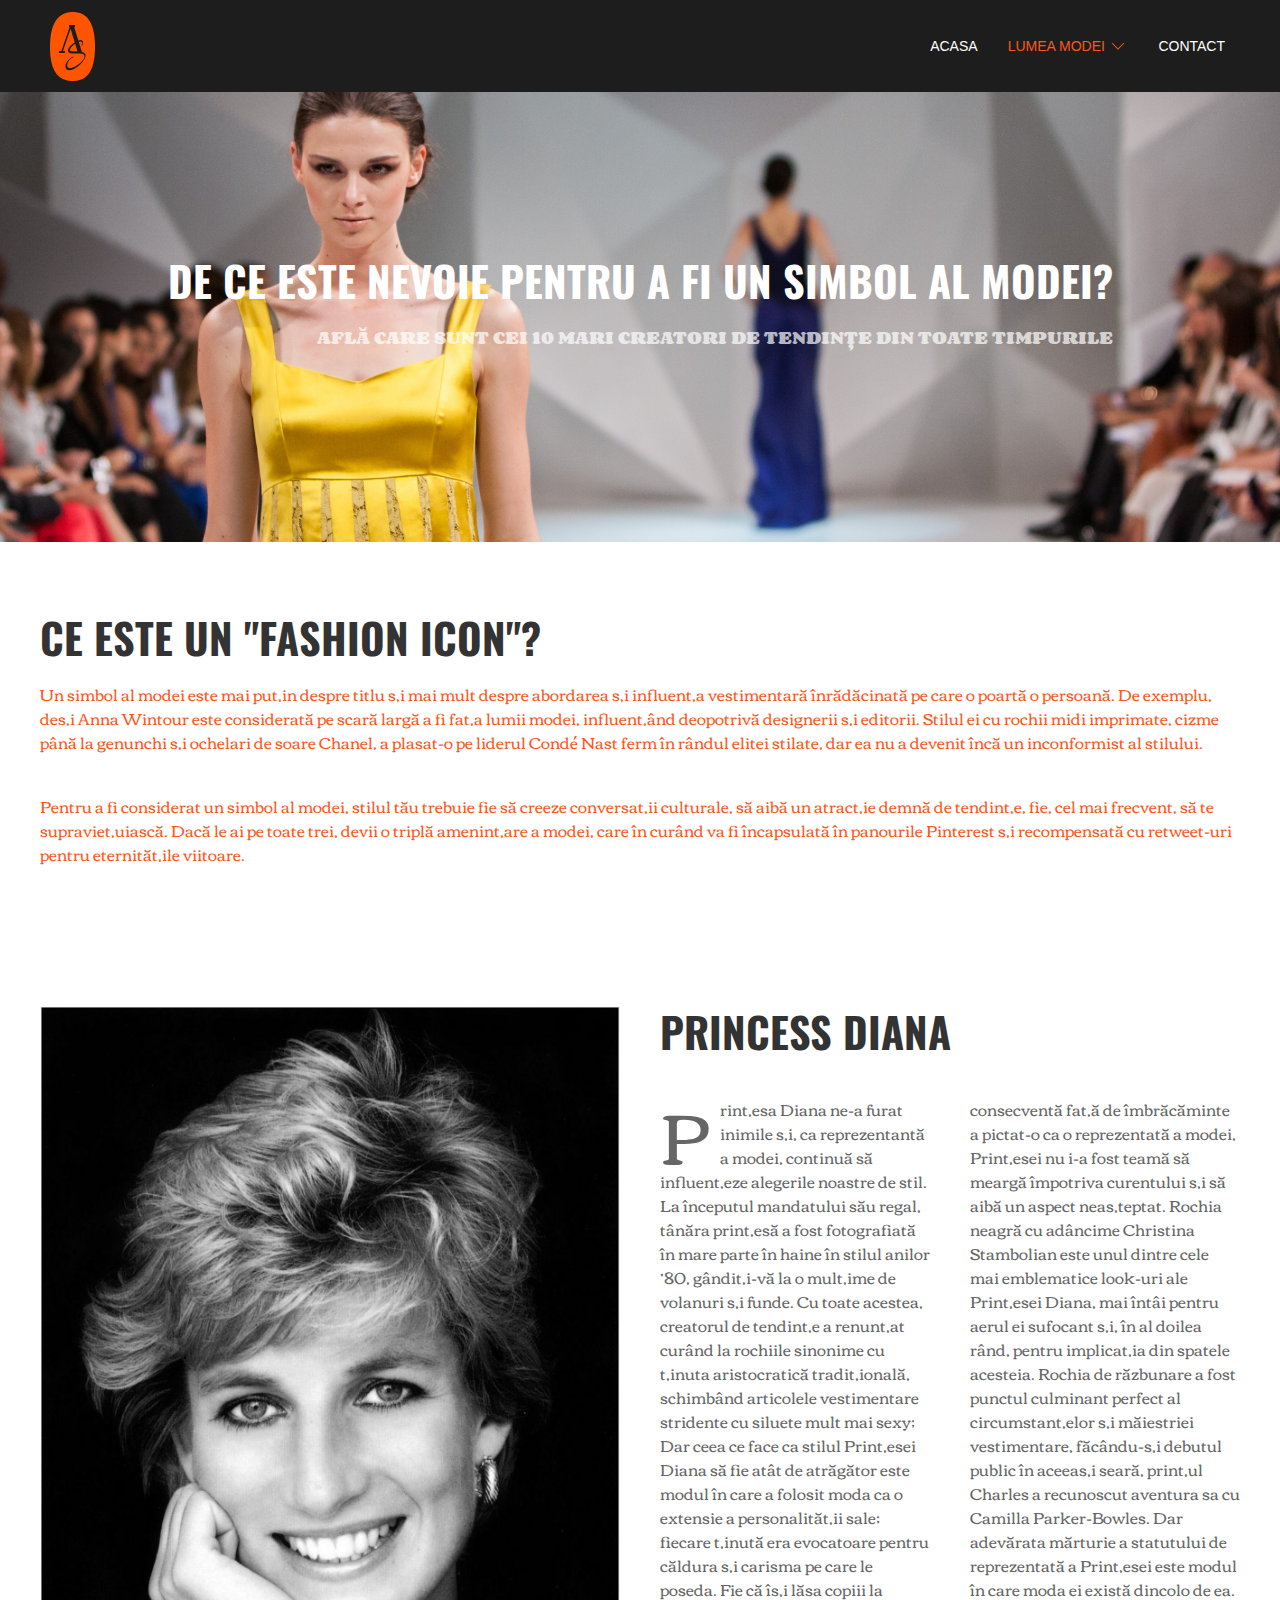
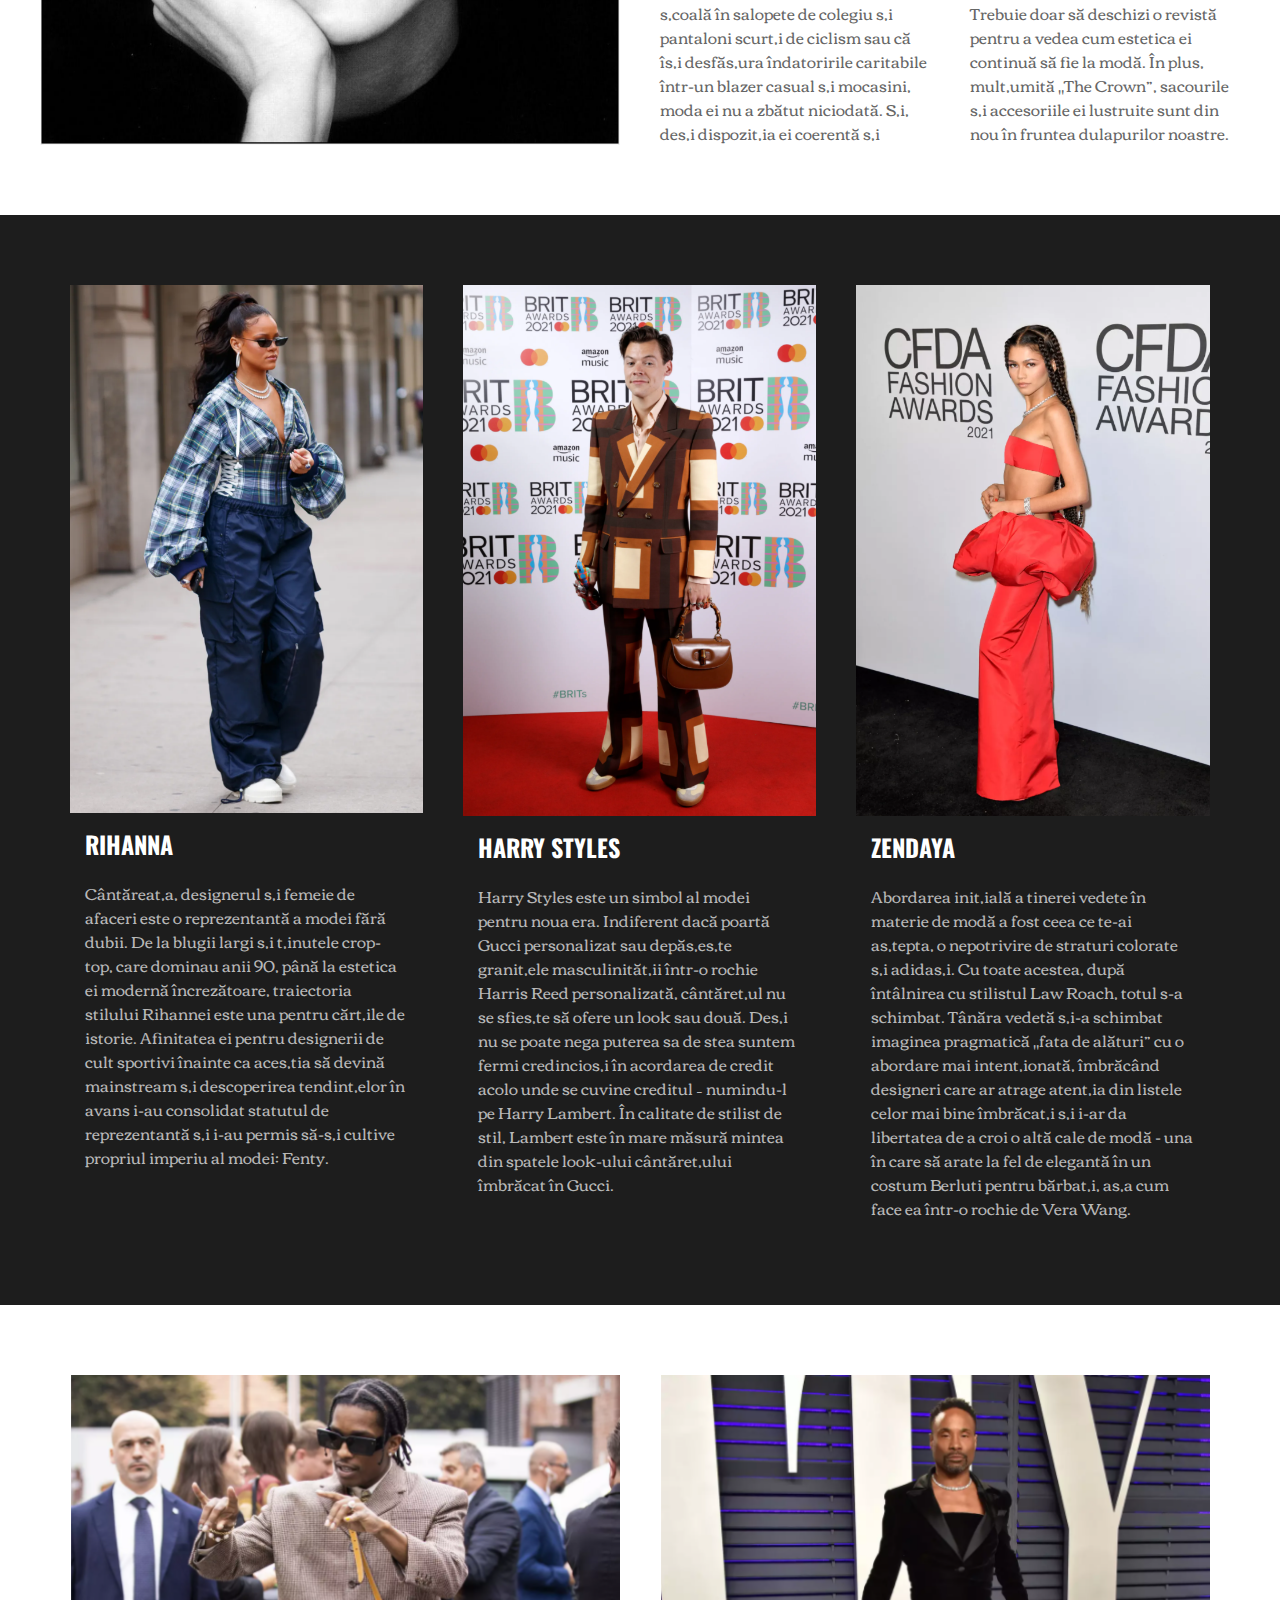
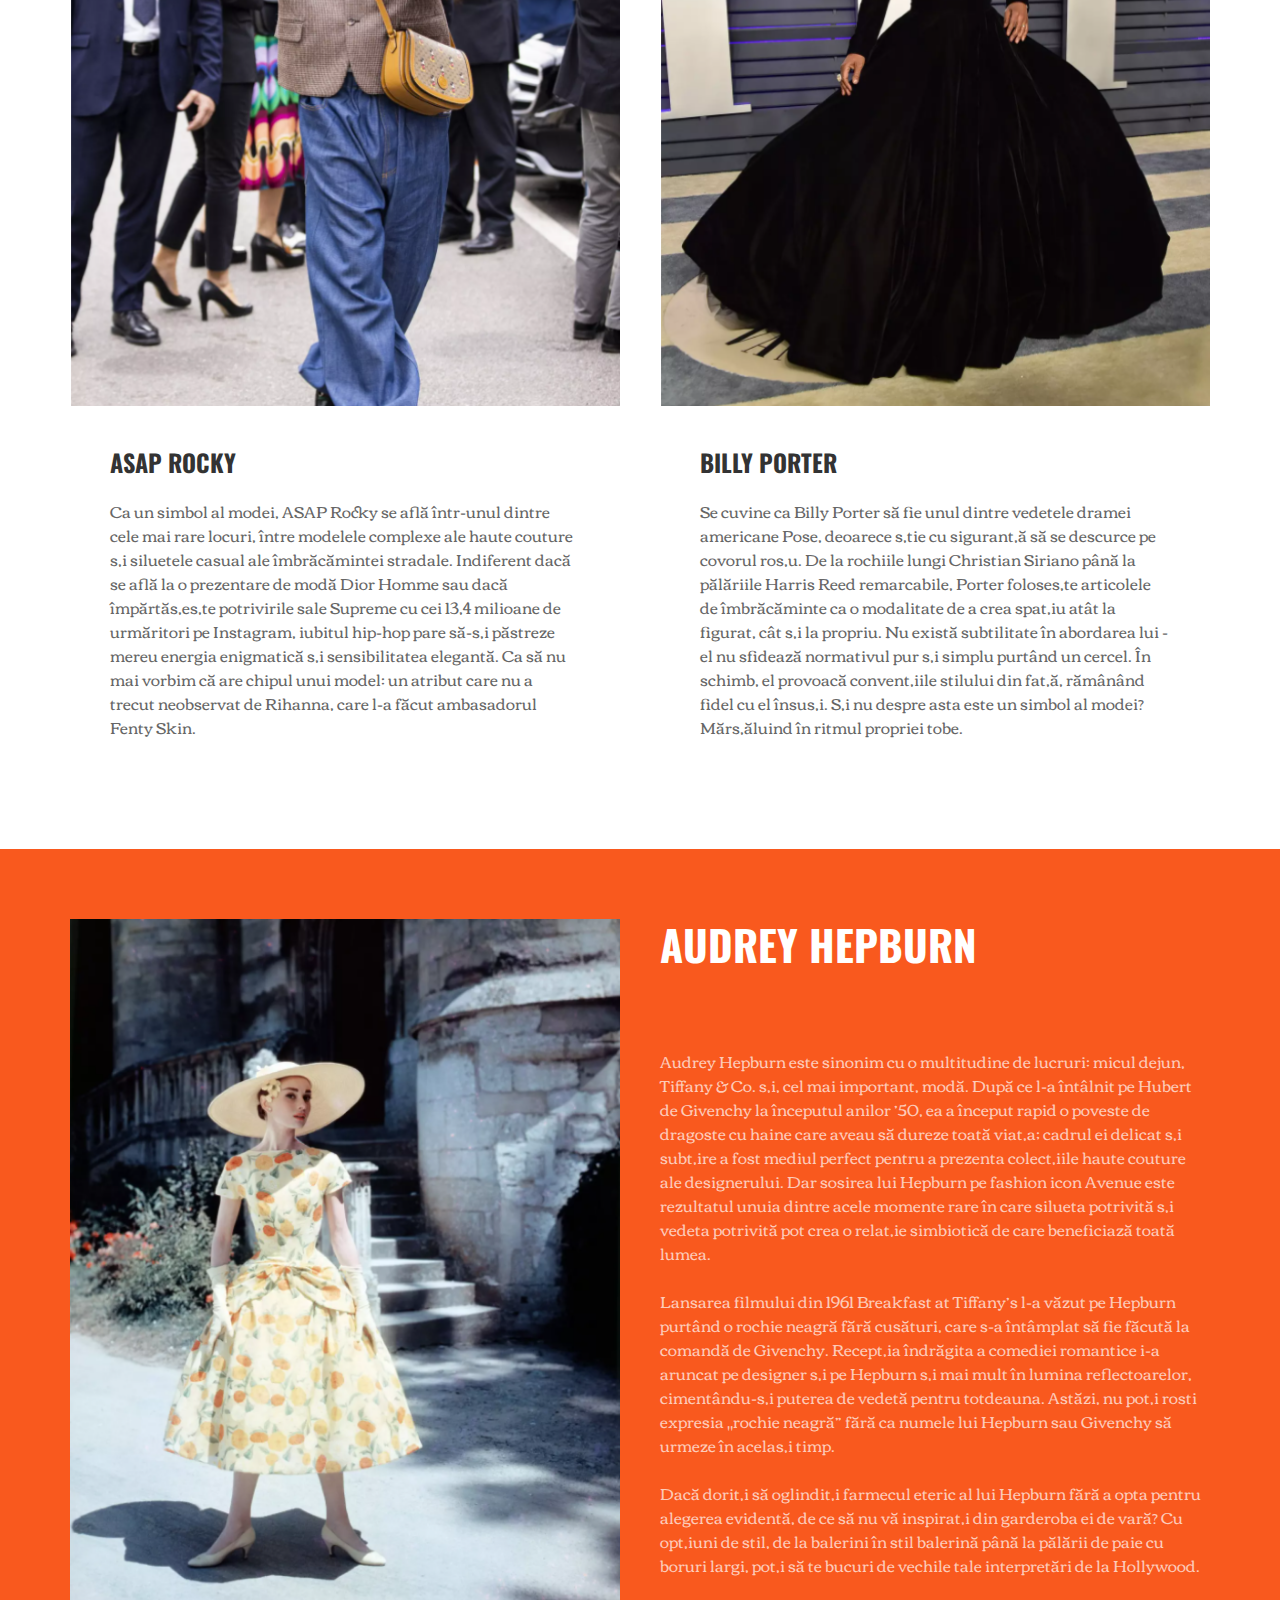
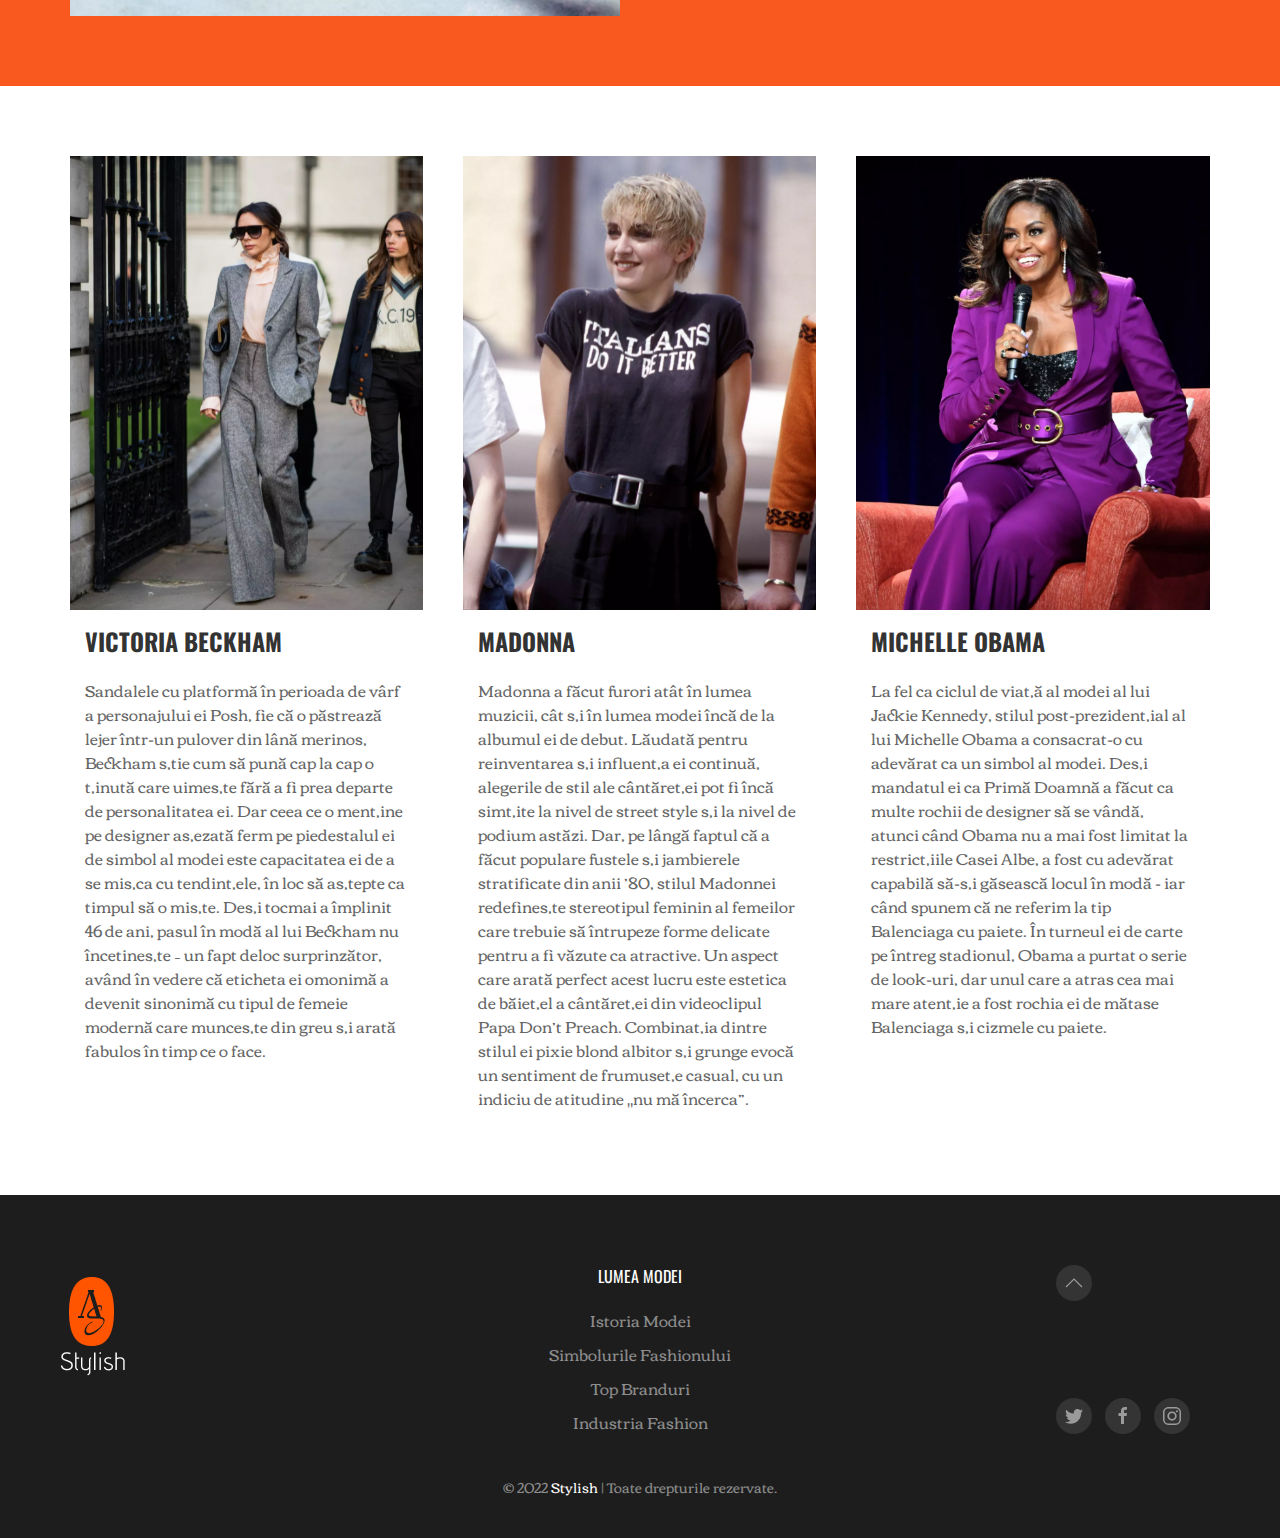
<file: simboluri.html>
<!DOCTYPE html>
<html>
  <head>
    <title>Simbolurile fashionului</title>
    <meta charset="utf-8" />
    <meta name="viewport" content="width=device-width, initial-scale=1" />
    <link rel="stylesheet" href="css/uikit.css" />
    <link rel="preconnect" href="https://fonts.gstatic.com" crossorigin>
    <link href="https://fonts.googleapis.com/css2?family=Corben&family=Oswald:wght@400;500;600;700&display=swap" rel="stylesheet">
    <script src="js/uikit.js"></script>
    <script src="js/uikit-icons.js"></script>
  </head>
  <body>
       <!-- NAV -->
       <div class="top-wrap uk-position-relative uk-background-secondary">
        <div
          class="nav"
          data-uk-sticky="cls-active: uk-background-secondary uk-box-shadow-medium; top: 100vh; animation: uk-animation-slide-top"
        >
          <div class="uk-container">
            <nav
              class="uk-navbar uk-navbar-container uk-navbar-transparent"
              data-uk-navbar
            >
              <div class="uk-navbar-left">
                <div class="uk-navbar-item uk-padding-remove-horizontal">
                  <a class="uk-logo" title="Logo" href="index.html"
                    ><img src="img/logo.png" alt="Logo"
                  /></a>
                </div>
              </div>
              <div class="uk-navbar-right">
                <ul class="uk-navbar-nav uk-visible@s">
                  <li>
                    <a href="index.html"> Acasa </a>
                  </li>
                  <li class="uk-active">
                    <a href="#" data-uk-icon="chevron-down">Lumea Modei</a>
                    <div class="uk-navbar-dropdown">
                      <ul class="uk-nav uk-navbar-dropdown-nav">
                        <li>
                          <a href="istoria.html" class="uk-text-secondary"
                            >Istoria Modei</a
                          >
                        </li>
                        <li>
                          <a href="simboluri.html" class="uk-text-secondary"
                            >Simbolurile Fashionului</a
                          >
                        </li>
                        <li>
                          <a href="topBranduri.html" class="uk-text-secondary"
                            >Top Branduri</a
                          >
                        </li>
                        <li>
                          <a href="industria.html" class="uk-text-secondary"
                            >Industria Fashion</a
                          >
                        </li>
                      </ul>
                    </div>
                  </li>
                  <li><a href="contact.html">Contact</a></li>
                </ul>
                <a
                  class="uk-navbar-toggle uk-navbar-item uk-hidden@s"
                  data-uk-toggle
                  data-uk-navbar-toggle-icon
                  href="#offcanvas-nav"
                ></a>
              </div>
            </nav>
          </div>
        </div>
      </div>
        <!-- /NAV -->
    <!-- MAIN -->
    <section >
      <div class="uk-height-large uk-background-cover uk-overflow-hidden uk-light uk-flex" style="background-image: url('img/simboluri1.jpg');">
        <div class="uk-text-center uk-margin-auto uk-margin-auto-vertical">
            <h1 class="uk-text-bold">DE CE ESTE NEVOIE PENTRU A FI UN SIMBOL AL MODEI?</h1>
            <p class="uk-align-right uk-text-bold">AFLĂ CARE SUNT CEI 10 MARI CREATORI DE TENDINȚE DIN TOATE TIMPURILE</p>
        </div>
    </div>
    </section>
    <section>
    <div class="uk-section uk-section-default">
      <div class="uk-container">
  
          <h1 class="uk-text-bold">CE ESTE UN "FASHION ICON"?</h1>
  
          <div class="uk-text-primary" uk-grid>
                  <p>Un simbol al modei este mai puțin despre titlu și mai mult despre abordarea și influența vestimentară înrădăcinată pe care o poartă o persoană. De exemplu, deși Anna Wintour este considerată pe scară largă a fi fața lumii modei, influențând deopotrivă designerii și editorii. Stilul ei cu rochii midi imprimate, cizme până la genunchi și ochelari de soare Chanel, a plasat-o pe liderul Condé Nast ferm în rândul elitei stilate, dar ea nu a devenit încă un inconformist al stilului.</p>
                  <p>Pentru a fi considerat un simbol al modei, stilul tău trebuie fie să creeze conversații culturale, să aibă un atracție demnă de tendințe, fie, cel mai frecvent, să te supraviețuiască. Dacă le ai pe toate trei, devii o triplă amenințare a modei, care în curând va fi încapsulată în panourile Pinterest și recompensată cu retweet-uri pentru eternitățile viitoare.</p>
          </div>
  
      </div>
  </div>
</section>

  <section>
    <div class="uk-section uk-section-default">
      <div class="uk-container">
          <div class="uk-grid-match uk-child-width-1-2@m" uk-grid>
              <div>
                  <img src="img/diana.jpg">
              </div>
              <div>
                <h1 class="uk-text-bold">PRINCESS DIANA</h1>
                  <p class="uk-column-1-2@s uk-dropcap">
                    Prințesa Diana ne-a furat inimile și, ca reprezentantă a modei, continuă să influențeze alegerile noastre de stil. La începutul mandatului său regal, tânăra prințesă a fost fotografiată în mare parte în haine în stilul anilor ’80, gândiți-vă la o mulțime de volanuri și funde. Cu toate acestea, creatorul de tendințe a renunțat curând la rochiile sinonime cu ținuta aristocratică tradițională, schimbând articolele vestimentare stridente cu siluete mult mai sexy;
                    
                    Dar ceea ce face ca stilul Prințesei Diana să fie atât de atrăgător este modul în care a folosit moda ca o extensie a personalității sale; fiecare ținută era evocatoare pentru căldura și carisma pe care le poseda. Fie că își lăsa copiii la școală în salopete de colegiu și pantaloni scurți de ciclism sau că își desfășura îndatoririle caritabile într-un blazer casual și mocasini, moda ei nu a zbătut niciodată. Și, deși dispoziția ei coerentă și consecventă față de îmbrăcăminte a pictat-o ​​ca o reprezentată a modei, Prințesei nu i-a fost teamă să meargă împotriva curentului și să aibă un aspect neașteptat. Rochia neagră cu adâncime Christina Stambolian este unul dintre cele mai emblematice look-uri ale Prințesei Diana, mai întâi pentru aerul ei sufocant și, în al doilea rând, pentru implicația din spatele acesteia. Rochia de răzbunare a fost punctul culminant perfect al circumstanțelor și măiestriei vestimentare, făcându-și debutul public în aceeași seară, prințul Charles a recunoscut aventura sa cu Camilla Parker-Bowles.

                    Dar adevărata mărturie a statutului de reprezentată a Prințesei este modul în care moda ei există dincolo de ea. Trebuie doar să deschizi o revistă pentru a vedea cum estetica ei continuă să fie la modă. În plus, mulțumită „The Crown”, sacourile și accesoriile ei lustruite sunt din nou în fruntea dulapurilor noastre.</p>
              </div>
          </div>
  
      </div>
  </div>
  </section>


     <section class="uk-section uk-section-secondary uk-padding-large">
       <div class="uk-conatiner">
      <div class="uk-grid-match uk-child-width-1-3@m" uk-grid> 
          <div class="uk-panel">
            <div>
                <div class="uk-card ">
                    <div class="uk-card-media-top uk-flex uk-flex-center">
                        <img src="img/rihanna.png" width="400" height="500" alt="">
                    </div>
                    <div class="uk-card-body uk-padding-small">
                        <h3 class="uk-card-title  uk-text-bold">RIHANNA</h3>
                        <p>Cântăreața, designerul și femeie de afaceri este o reprezentantă a modei fără dubii. De la blugii largi și ținutele crop-top, care dominau anii 90, până la estetica ei modernă încrezătoare, traiectoria stilului Rihannei este una pentru cărțile de istorie. Afinitatea ei pentru designerii de cult sportivi înainte ca aceștia să devină mainstream  și descoperirea tendințelor în avans i-au consolidat statutul de reprezentantă și i-au permis să-și cultive propriul imperiu al modei: Fenty.</p>
                    </div>
                </div>
          
        </div>
          </div>
            <div class="uk-panel">
              <div>
                  <div class="uk-card ">
                      <div class="uk-card-media-top uk-flex uk-flex-center">
                          <img src="img/harry.png" width="400" height="500" alt="">
                      </div>
                      <div class="uk-card-body uk-padding-small">
                          <h3 class="uk-card-title  uk-text-bold">HARRY STYLES</h3>
                          <p>Harry Styles este un simbol al modei pentru noua era. Indiferent dacă poartă Gucci personalizat sau depășește granițele masculinității într-o rochie Harris Reed personalizată, cântărețul nu se sfiește să ofere un look sau două. Deși nu se poate nega puterea sa de stea suntem fermi credincioși în acordarea de credit acolo unde se cuvine creditul – numindu-l pe Harry Lambert. În calitate de stilist de stil, Lambert este în mare măsură mintea din spatele look-ului cântărețului îmbrăcat în Gucci. </p>
                      </div>
                  </div>
            
          </div>
          </div>
          <div class="uk-panel">
            <div>
                <div class="uk-card ">
                    <div class="uk-card-media-top uk-flex uk-flex-center">
                        <img src="img/zendaya2.png" width="400" height="500" alt="">
                    </div>
                    <div class="uk-card-body uk-padding-small">
                        <h3 class="uk-card-title  uk-text-bold">ZENDAYA </h3>
                        <p>Abordarea inițială a tinerei vedete în materie de modă a fost ceea ce te-ai aștepta, o nepotrivire de straturi colorate și adidași. Cu toate acestea, după întâlnirea cu stilistul Law Roach, totul s-a schimbat. Tânăra vedetă și-a schimbat imaginea pragmatică „fata de alături” cu o abordare mai intenționată, îmbrăcând designeri care ar atrage atenția din listele celor mai bine îmbrăcați și i-ar da libertatea de a croi o altă cale de modă - una în care să arate la fel de elegantă în un costum Berluti pentru bărbați, așa cum face ea într-o rochie de  Vera Wang.</p>
                    </div>
                </div>
          
        </div>
        </div>
     </div>
    </div>
   </section>

   <section class="uk-section uk-section-default uk-padding-large">
    <div class="uk-conatiner">
   <div class="uk-grid-match uk-child-width-1-2@m" uk-grid> 
       <div class="uk-panel">
         <div>
             <div class="uk-card ">
                 <div class="uk-card-media-top uk-flex uk-flex-center">
                     <img src="img/asap.png" width="600" height="500" alt="">
                 </div>
                 <div class="uk-card-body">
                     <h3 class="uk-card-title  uk-text-bold">ASAP ROCKY</h3>
                     <p>Ca un simbol al modei, ASAP Rocky se află într-unul dintre cele mai rare locuri, între modelele complexe ale haute couture și siluetele casual ale îmbrăcămintei stradale. Indiferent dacă se află la o prezentare de modă Dior Homme sau dacă împărtășește potrivirile sale Supreme cu cei 13,4 milioane de urmăritori pe Instagram, iubitul hip-hop pare să-și păstreze mereu energia enigmatică și sensibilitatea elegantă. Ca să nu mai vorbim că are chipul unui model: un atribut care nu a trecut neobservat de Rihanna, care l-a făcut ambasadorul Fenty Skin.</p>
                 </div>
             </div>
       
     </div>
       </div>
         <div class="uk-panel">
           <div>
               <div class="uk-card ">
                   <div class="uk-card-media-top uk-flex uk-flex-center">
                       <img src="img/billy.png" width="600" height="500" alt="">
                   </div>
                   <div class="uk-card-body">
                       <h3 class="uk-card-title  uk-text-bold">BILLY PORTER</h3>
                       <p>Se cuvine ca Billy Porter să fie unul dintre vedetele dramei americane Pose, deoarece știe cu siguranță să se descurce pe covorul roșu.  De la rochiile lungi Christian Siriano până la pălăriile Harris Reed remarcabile, Porter folosește articolele de îmbrăcăminte ca o modalitate de a crea spațiu atât la figurat, cât și la propriu. Nu există subtilitate în abordarea lui - el nu sfidează normativul pur și simplu purtând un cercel. În schimb, el provoacă convențiile stilului din față, rămânând fidel cu el însuși. Și nu despre asta este un simbol al modei? Mărșăluind în ritmul propriei tobe.</p>
                   </div>
               </div>
         
       </div>
       </div>
  </div>
 </div>
</section>


<section class="uk-section uk-section-primary uk-padding-large">
  <div class="uk-conatiner">
 <div class="uk-grid-match uk-child-width-1-2@m" uk-grid> 
  <div>
    <img src="img/audrey.png">
</div>
<div>
  <h1 class="uk-text-bold">AUDREY HEPBURN</h1>
    <p class="uk-text-top"> Audrey Hepburn este sinonim cu o multitudine de lucruri: micul dejun, Tiffany & Co. și, cel mai important, modă. După ce l-a întâlnit pe Hubert de Givenchy la începutul anilor ’50, ea a început rapid o poveste de dragoste cu haine care aveau să dureze toată viața; cadrul ei delicat și subțire a fost mediul perfect pentru a prezenta colecțiile haute couture ale designerului. Dar sosirea lui Hepburn pe fashion icon Avenue este rezultatul unuia dintre acele momente rare în care silueta potrivită și vedeta potrivită pot crea o relație simbiotică de care beneficiază toată lumea.
      <br><br>Lansarea filmului din 1961 Breakfast at Tiffany’s l-a văzut pe Hepburn purtând o rochie neagră fără cusături, care s-a întâmplat să fie făcută la comandă de Givenchy. Recepția îndrăgita a comediei romantice i-a aruncat pe designer și pe Hepburn și mai mult în lumina reflectoarelor, cimentându-și puterea de vedetă pentru totdeauna. Astăzi, nu poți rosti expresia „rochie neagră” fără ca numele lui Hepburn sau Givenchy să urmeze în același timp.
      <br><br>Dacă doriți să oglindiți farmecul eteric al lui Hepburn fără a opta pentru alegerea evidentă, de ce să nu vă inspirați din garderoba ei de vară? Cu opțiuni de stil, de la balerini în stil balerină până la pălării de paie cu boruri largi, poți să te bucuri de vechile tale interpretări de la Hollywood.</p>
  </div>

</div>
</div>
</section>

<section class="uk-section uk-section-default uk-padding-large">
  <div class="uk-conatiner">
 <div class="uk-grid-match uk-child-width-1-3@m" uk-grid> 
     <div class="uk-panel">
       <div>
           <div class="uk-card ">
               <div class="uk-card-media-top uk-flex uk-flex-center">
                   <img src="img/victoria.png" width="400" height="500" alt="">
               </div>
               <div class="uk-card-body uk-padding-small">
                   <h3 class="uk-card-title  uk-text-bold">VICTORIA BECKHAM</h3>
                   <p>Sandalele cu platformă în perioada de vârf a personajului ei Posh, fie că o păstrează lejer într-un pulover din lână merinos, Beckham știe cum să pună cap la cap o ținută care uimește fără a fi prea departe de personalitatea ei. Dar ceea ce o menține pe designer așezată ferm pe piedestalul ei de simbol al modei este capacitatea ei de a se mișca cu tendințele, în loc să aștepte ca timpul să o miște. Deși tocmai a împlinit 46 de ani, pasul în modă al lui Beckham nu încetinește – un fapt deloc surprinzător, având în vedere că eticheta ei omonimă a devenit sinonimă cu tipul de femeie modernă care muncește din greu și arată fabulos în timp ce o face.</p>
               </div>
           </div>
     
   </div>
     </div>
       <div class="uk-panel">
         <div>
             <div class="uk-card ">
                 <div class="uk-card-media-top uk-flex uk-flex-center">
                     <img src="img/madonna.png" width="400" height="500" alt="">
                 </div>
                 <div class="uk-card-body uk-padding-small ">
                     <h3 class="uk-card-title  uk-text-bold">MADONNA</h3>
                     <p>Madonna a făcut furori atât în ​​lumea muzicii, cât și în lumea modei încă de la albumul ei de debut. Lăudată pentru reinventarea și influența ei continuă, alegerile de stil ale cântăreței pot fi încă simțite la nivel de street style și la nivel de podium astăzi. Dar, pe lângă faptul că a făcut populare fustele și jambierele stratificate din anii ’80, stilul Madonnei redefinește stereotipul feminin al femeilor care trebuie să întrupeze forme delicate pentru a fi văzute ca atractive.
                      Un aspect care arată perfect acest lucru este estetica de băiețel a cântăreței din videoclipul Papa Don’t Preach. Combinația dintre stilul ei pixie blond albitor și grunge evocă un sentiment de frumusețe casual, cu un indiciu de atitudine „nu mă încerca”.</p>
                 </div>
             </div>
       
     </div>
     </div>
     <div class="uk-panel">
       <div>
           <div class="uk-card ">
               <div class="uk-card-media-top uk-flex uk-flex-center">
                   <img src="img/michelle.png" width="400" height="500" alt="">
               </div>
               <div class="uk-card-body uk-padding-small">
                   <h3 class="uk-card-title  uk-text-bold">MICHELLE OBAMA</h3>
                   <p>La fel ca ciclul de viață al modei al lui Jackie Kennedy, stilul post-prezidențial al lui Michelle Obama a consacrat-o cu adevărat ca un simbol al modei. Deși mandatul ei ca Primă Doamnă a făcut ca multe rochii de designer să se vândă, atunci când Obama nu a mai fost limitat la restricțiile Casei Albe, a fost cu adevărat capabilă să-și găsească locul în modă - iar când spunem că ne referim la tip Balenciaga cu paiete. În turneul ei de carte pe întreg stadionul, Obama a purtat o serie de look-uri, dar unul care a atras cea mai mare atenție a fost rochia ei de mătase Balenciaga și cizmele cu paiete.</p>
               </div>
           </div>
     
   </div>
   </div>
</div>
</div>
</section>
    <!-- /MAIN -->
       <!-- FOOTER -->
       <footer class="uk-section uk-section-secondary uk-padding-remove-bottom">
        <div class="uk-container">
          
          <div class="uk-grid uk-grid-large" data-uk-grid>
            <div class="uk-width-1-5@m">
              <a class="uk-logo" title="Logo" href=""
                ><img src="img/logoWtxt.png" alt="Logo"
              /></a>
          </div >
            
            <div class="uk-width-3-5@m uk-text-center">
              <h5>LUMEA MODEI</h5>
              <ul class="uk-list">
                <li>
                  <a href="istoria.html" class="uk-text-muted">Istoria Modei</a>
                </li>
                <li>
                  <a href="simboluri.html" class="uk-text-muted">Simbolurile Fashionului</a>
                </li>
                <li>
                  <a href="topBranduri.html" class="uk-text-muted">Top Branduri</a>
                </li>
                <li>
                  <a href="industria.html" class="uk-text-muted">Industria Fashion</a>
                </li>
              </ul>
            </div>
            <div class="uk-width-1-5@m uk-flex uk-flex-column uk-flex-between">
              <a class="uk-margin-medium uk-icon-button" href="#" uk-totop></a>
              <div class="uk-margin-medium">
                <a
                  href=""
                  class="uk-icon-button uk-margin-small-right"
                  data-uk-icon="twitter"
                ></a>
                <a
                  href=""
                  class="uk-icon-button uk-margin-small-right"
                  data-uk-icon="facebook"
                ></a>
                <a
                  href=""
                  class="uk-icon-button uk-margin-small-right"
                  data-uk-icon="instagram"
                ></a>
              </div>
            </div>
        </div>
      </div>
        <div class="uk-text-center uk-padding uk-padding-remove-horizontal">
          <span class="uk-text-small uk-text-muted"
            >© 2022
            <a href="#">Stylish</a>
            | Toate drepturile rezervate.
          </span>
        </div>
      </footer>
      <!-- /FOOTER -->
      <!-- OFFCANVAS -->
      <div id="offcanvas-nav" data-uk-offcanvas="flip: true; overlay: false">
        <div
          class="uk-offcanvas-bar uk-offcanvas-bar-animation uk-offcanvas-slide"
        >
          <button
            class="uk-offcanvas-close uk-close uk-icon"
            type="button"
            data-uk-close
          ></button>
          <ul class="uk-nav uk-nav-default">
            <li><a href="#">Acasa</a></li>
            <li class="uk-parent uk-active">
              <a href="#">Istoria Modei</a>
              <ul class="uk-nav-sub">
                <li>
                  <a href="istoria.html" class="uk-text-muted">Istoria Modei</a>
                </li>
                <li>
                  <a href="simboluri.html" class="uk-text-muted"
                    >Simbolurile Fashionului</a
                  >
                </li>
                <li>
                  <a href="topBranduri.html" class="uk-text-muted"
                    >Top Branduri</a
                  >
                </li>
                <li>
                  <a href="industria.html" class="uk-text-muted"
                    >Industria Fashion</a
                  >
                </li>
              </ul>
            </li>
            <li><a href="contact.html">Contact</a></li>
        </div>
      </div>
      <!-- /OFFCANVAS -->
  </body>
</html>
</file>
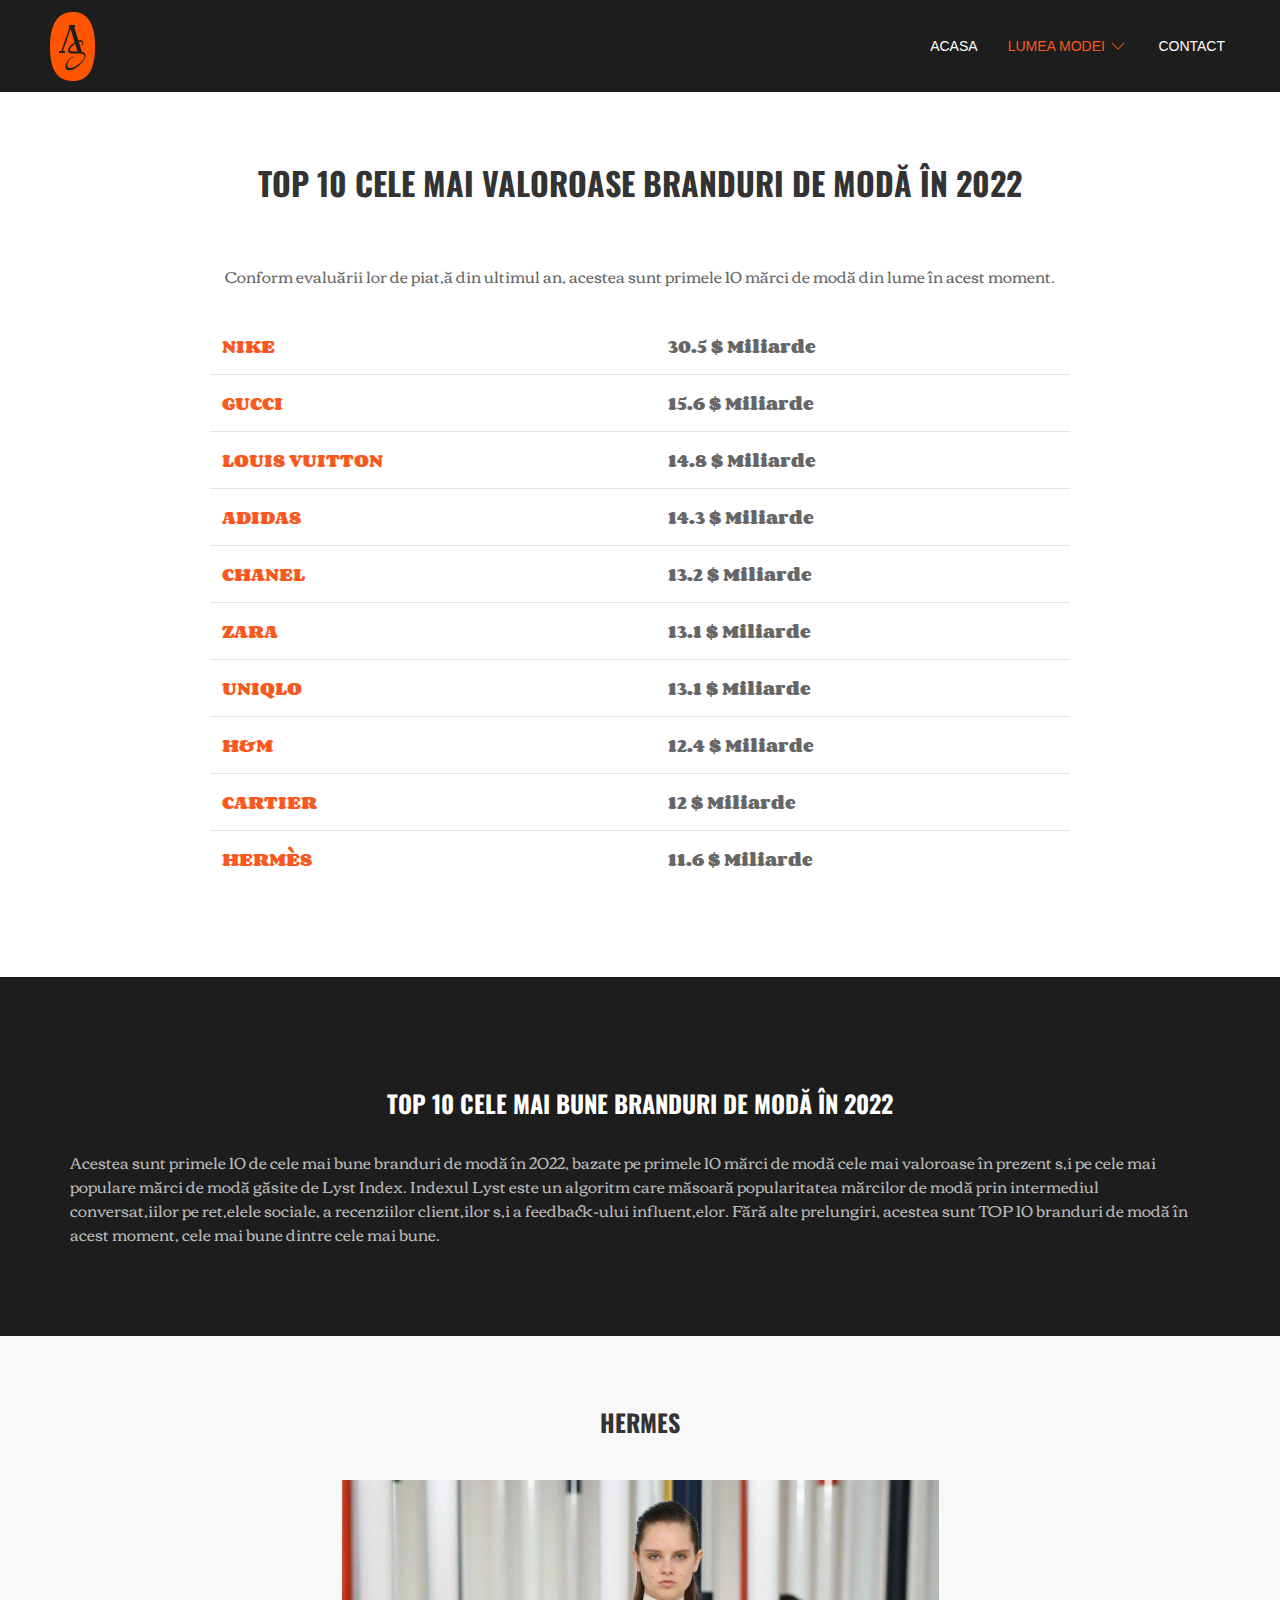
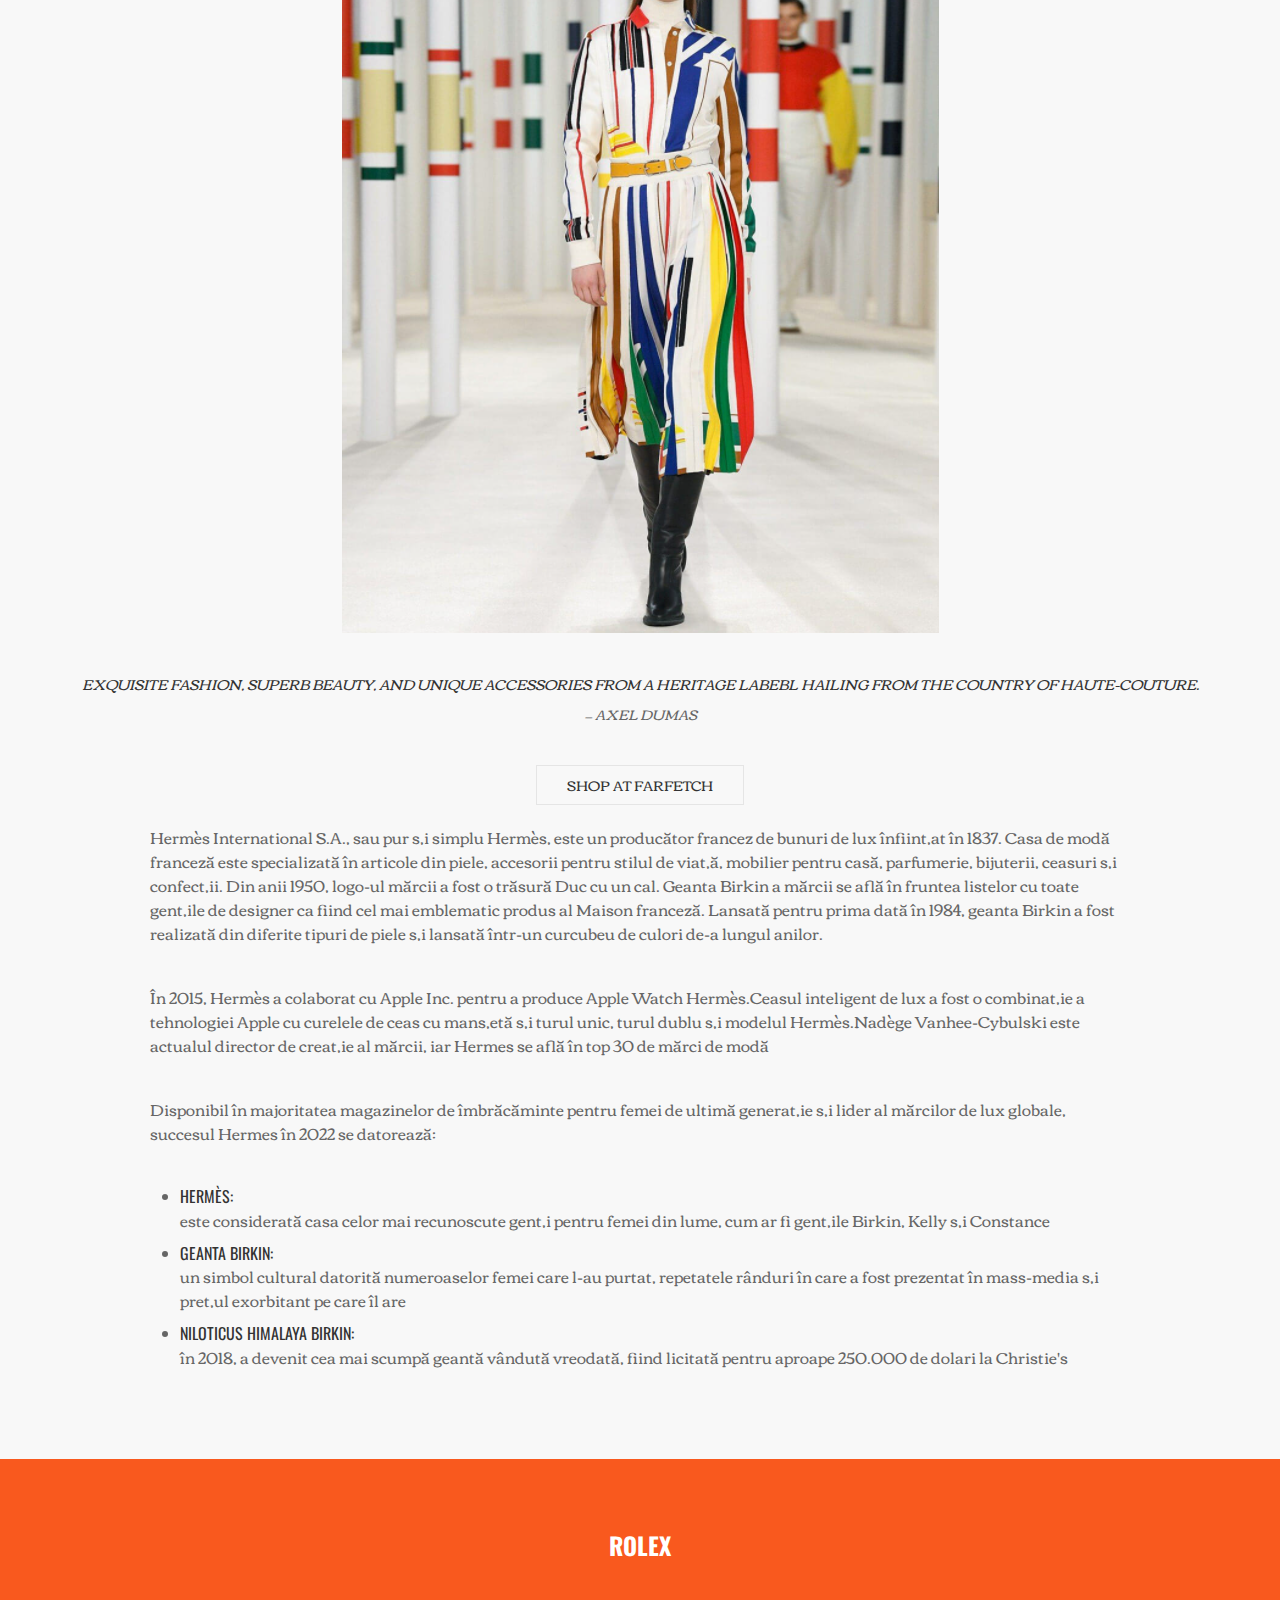
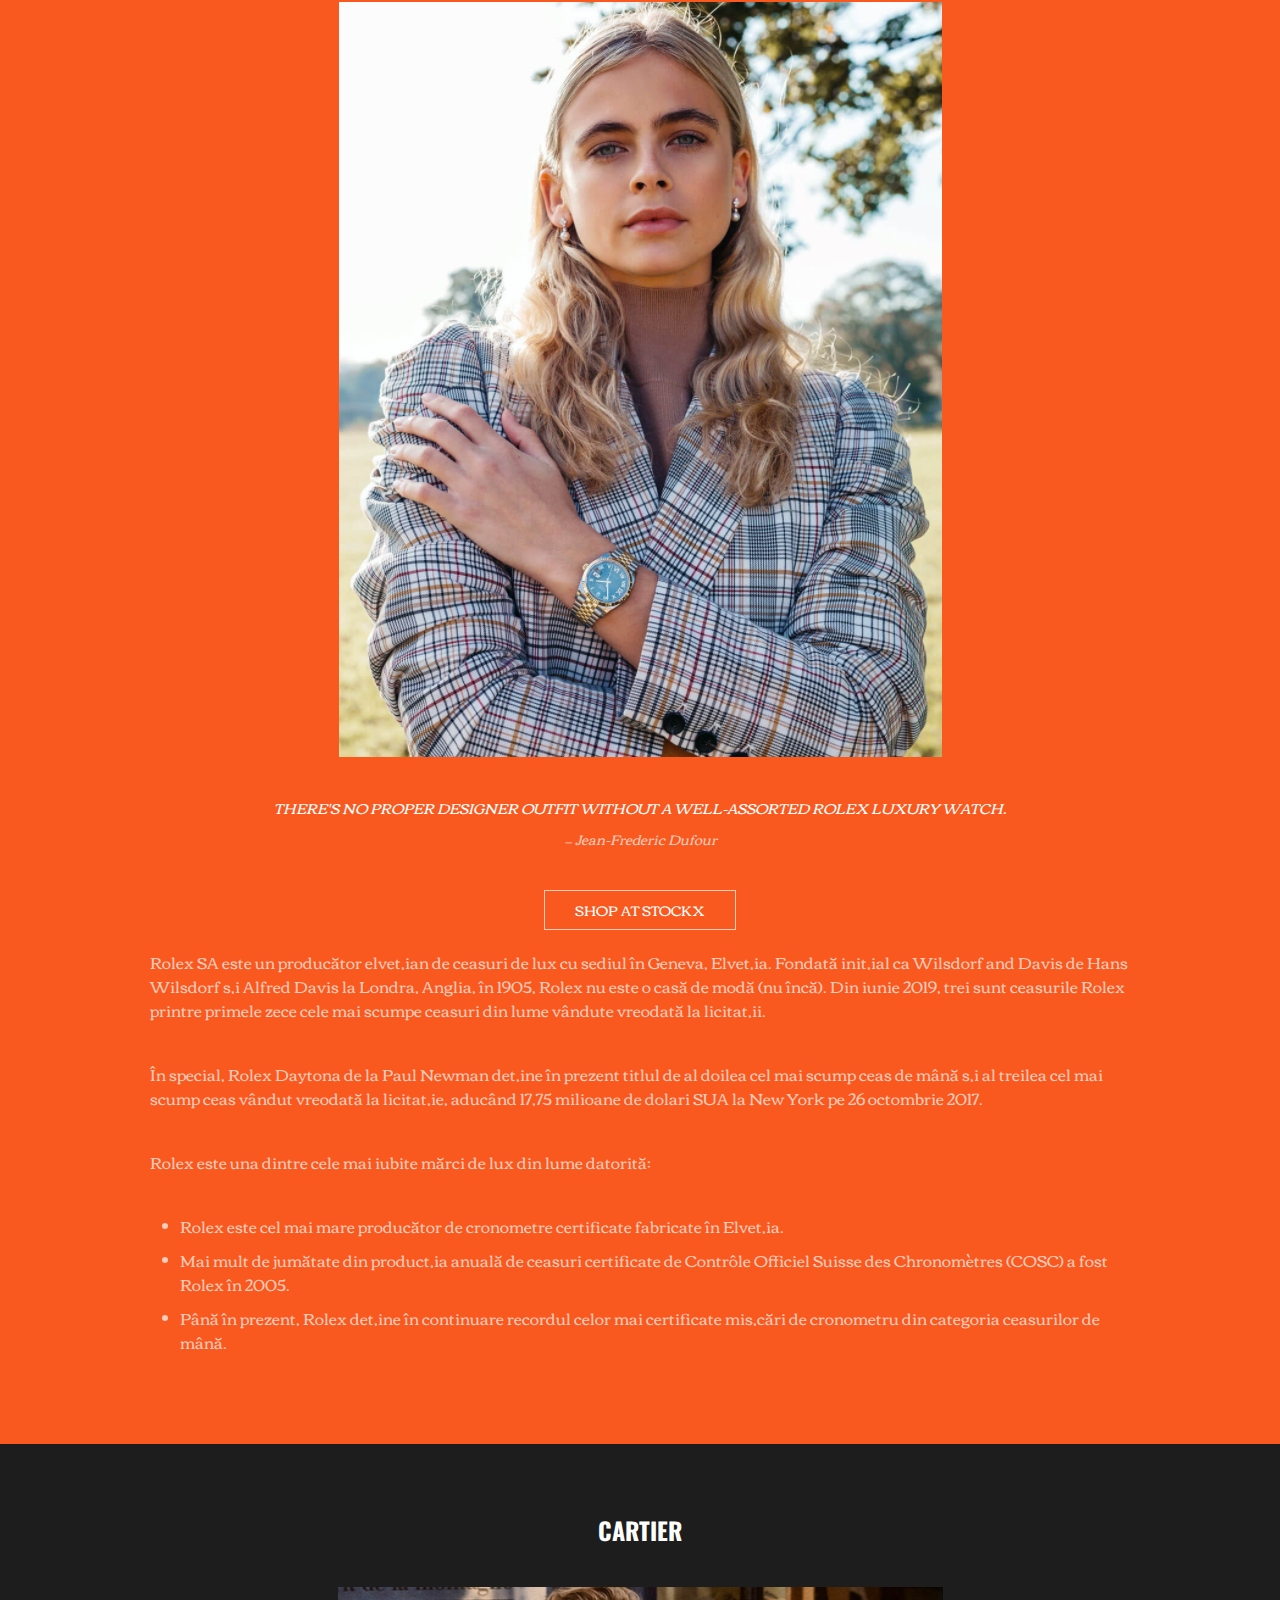
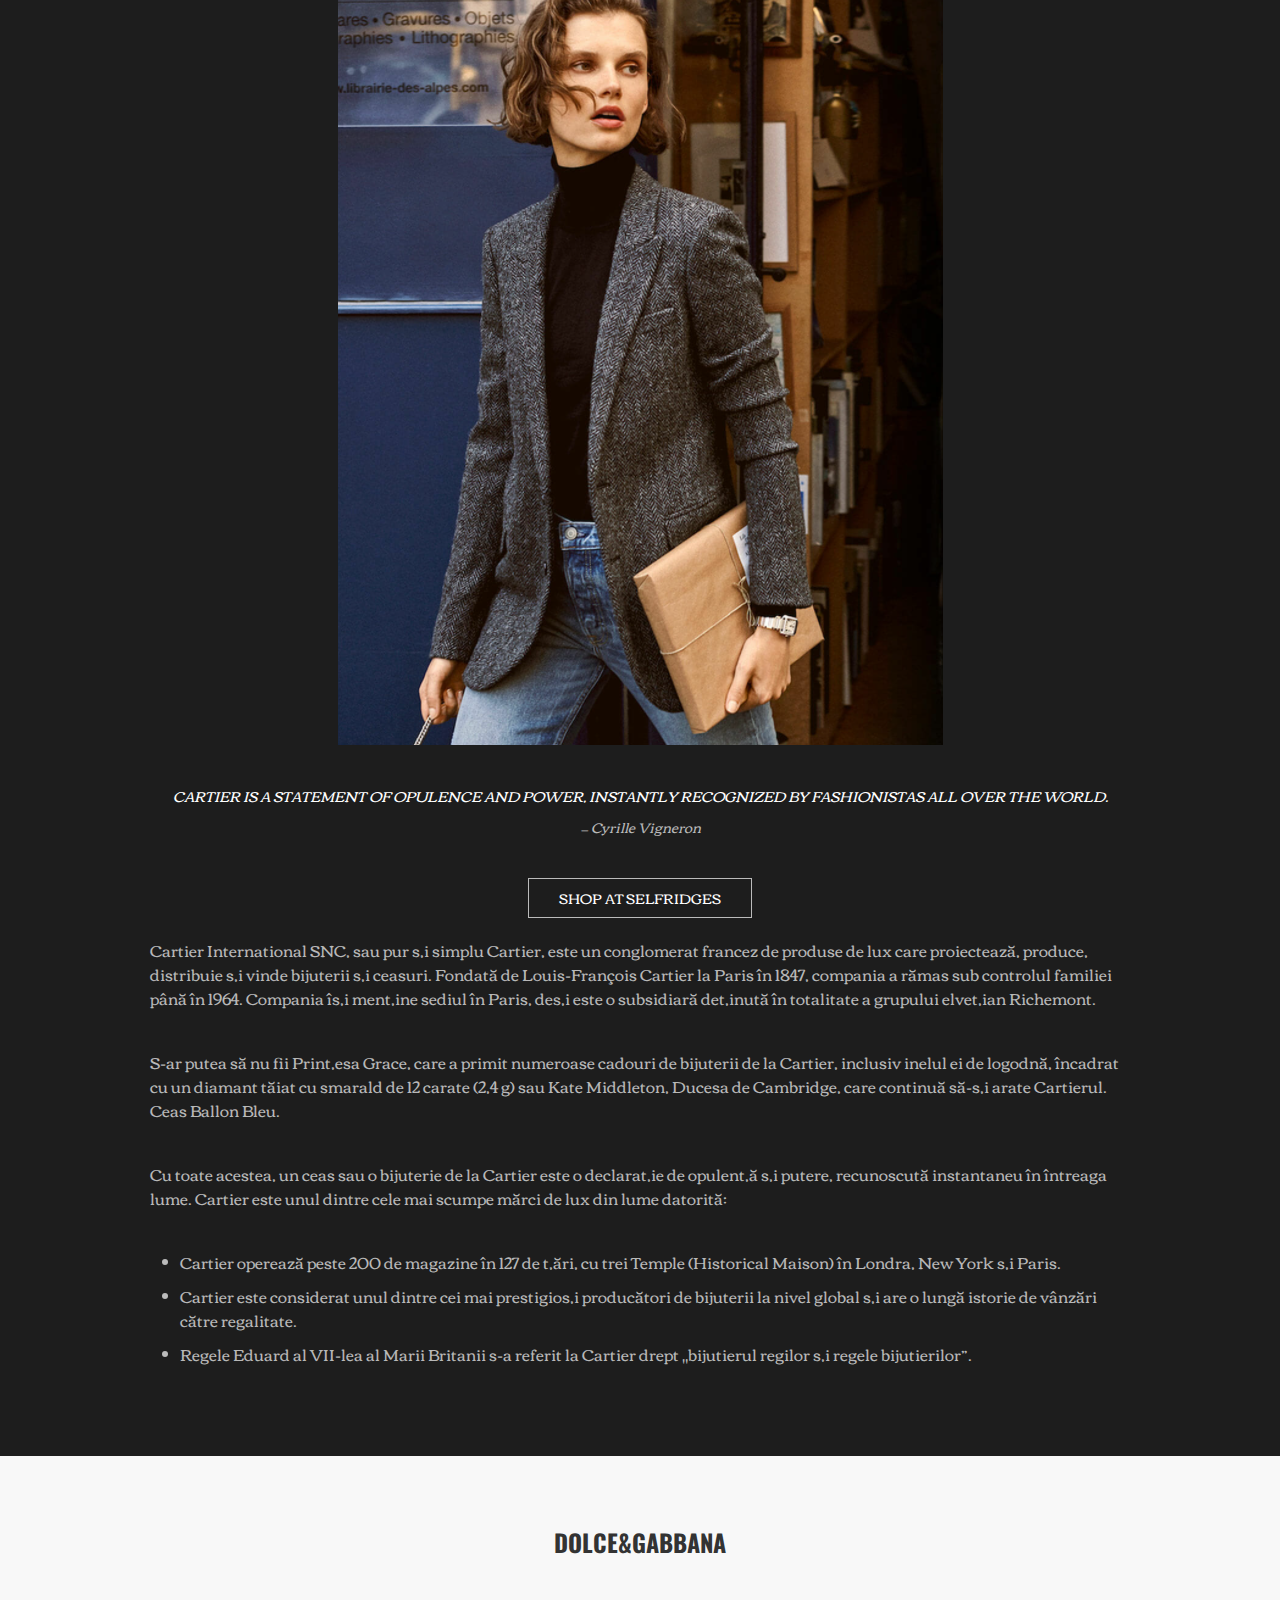
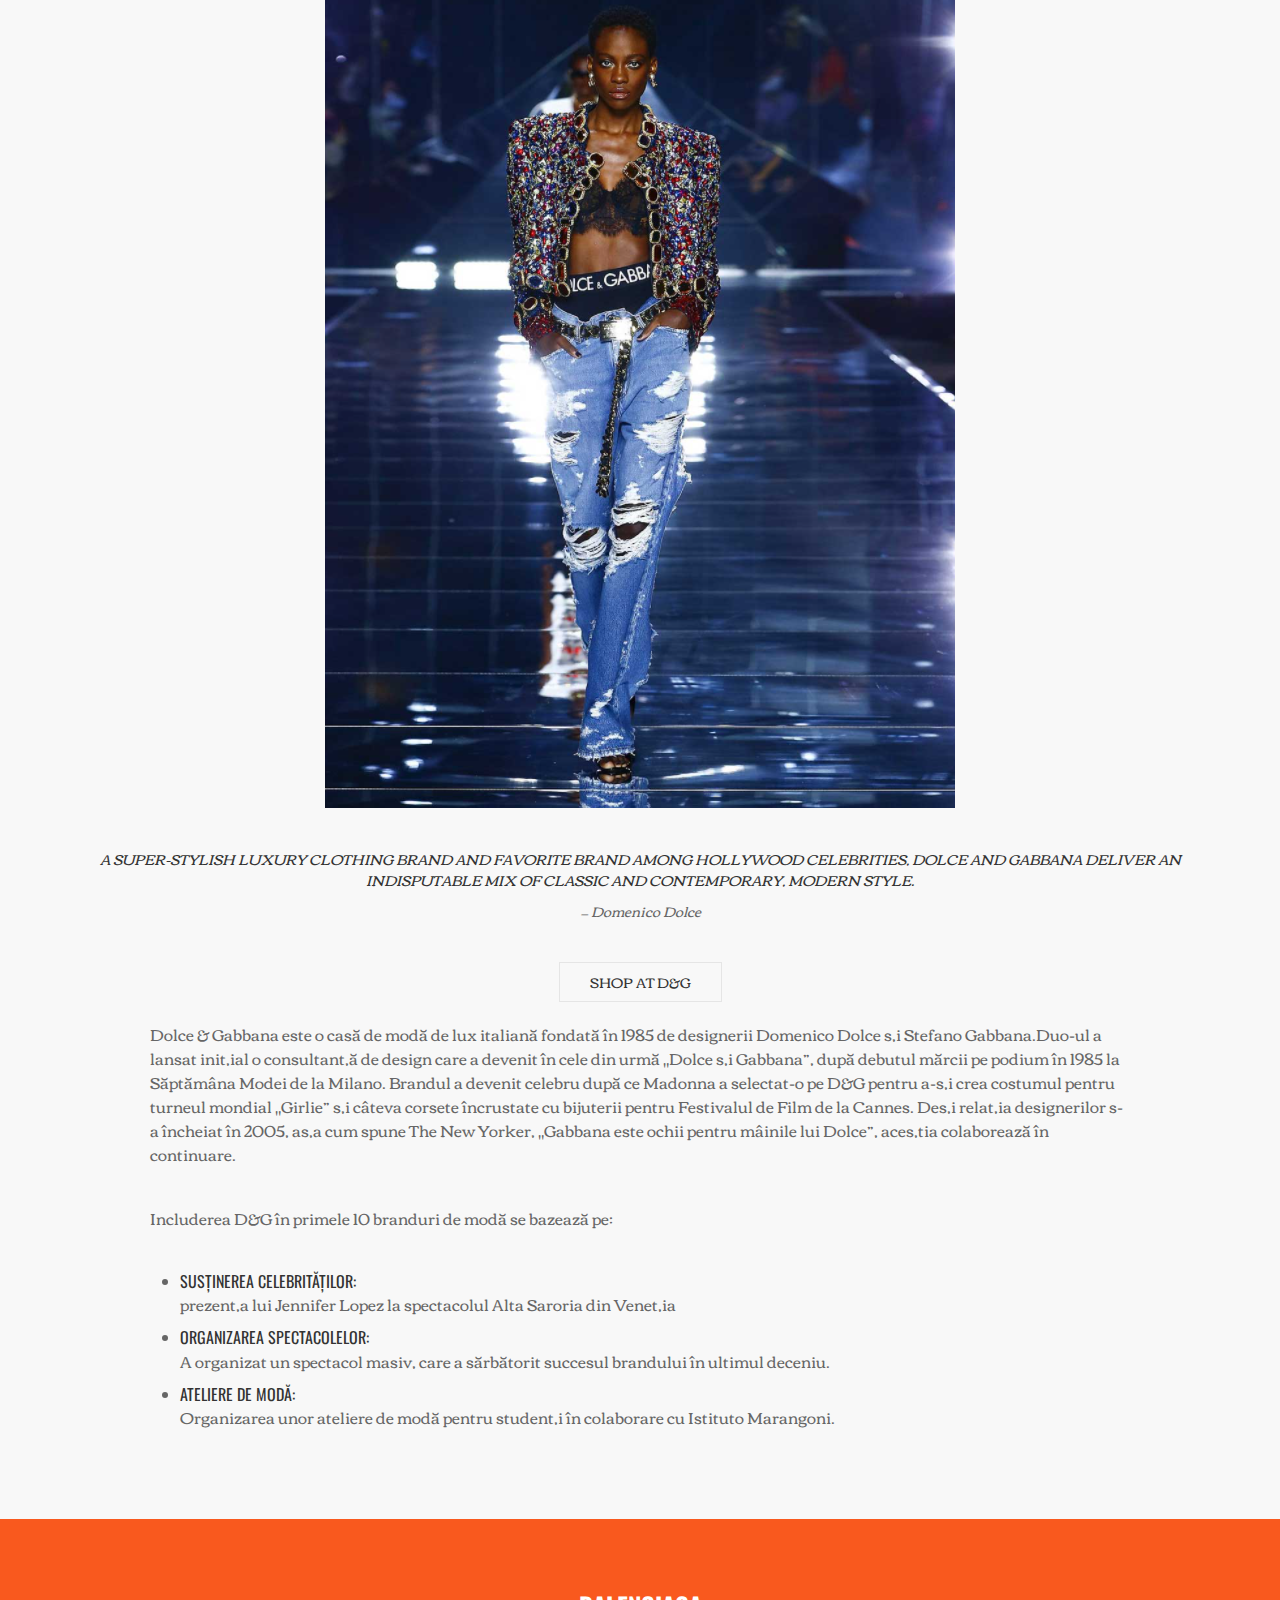
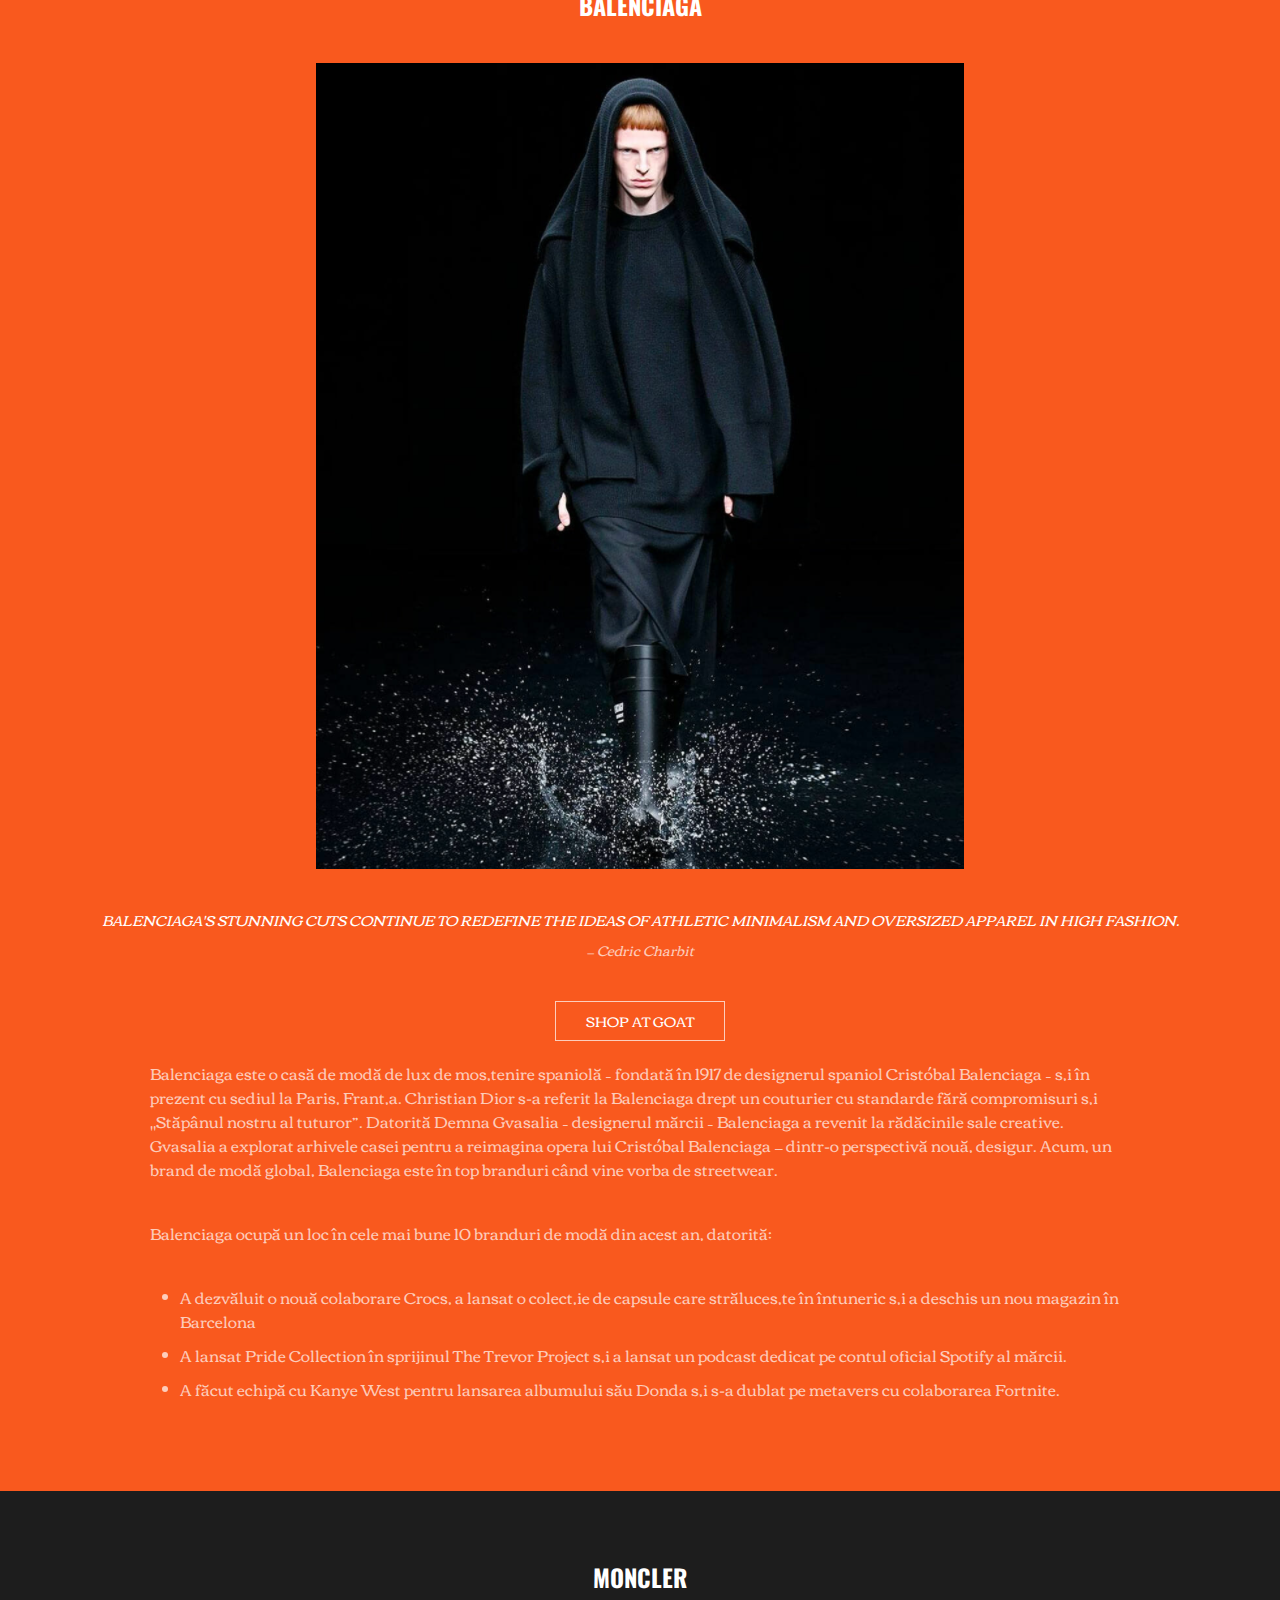
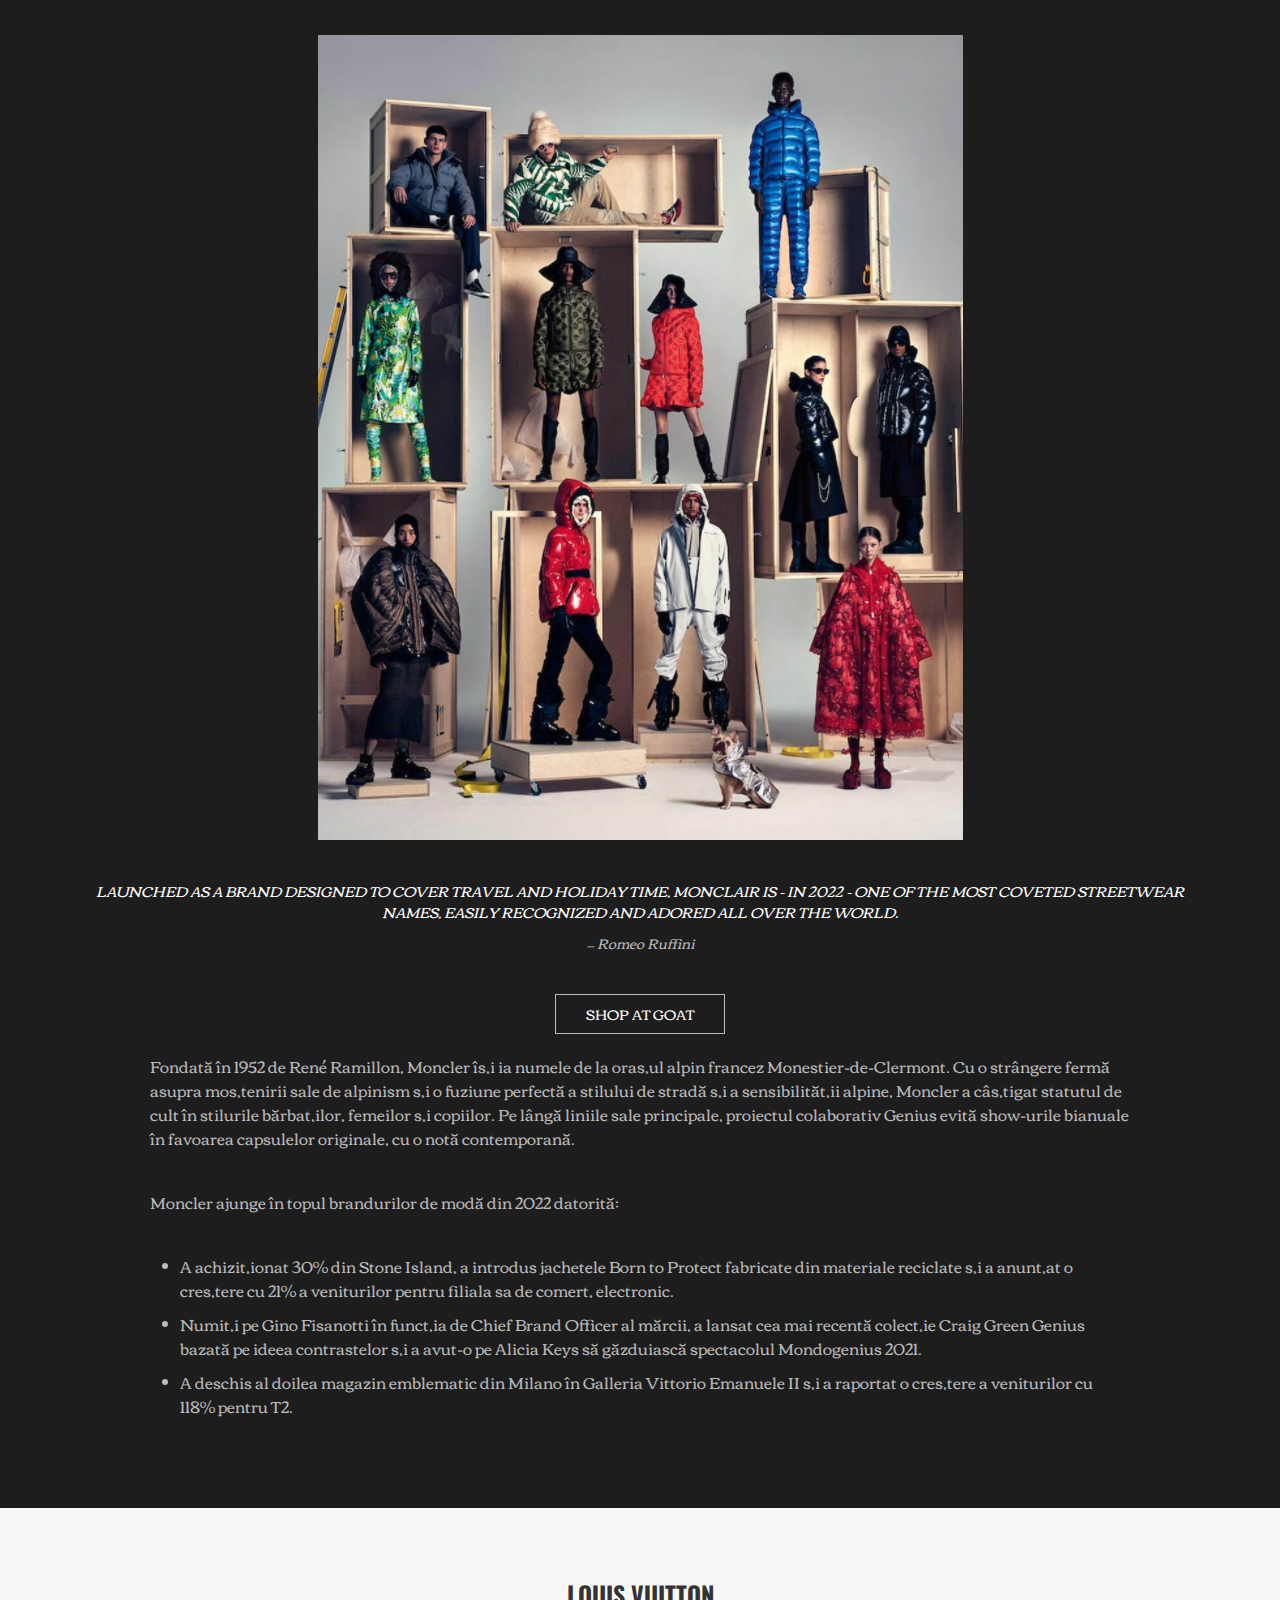
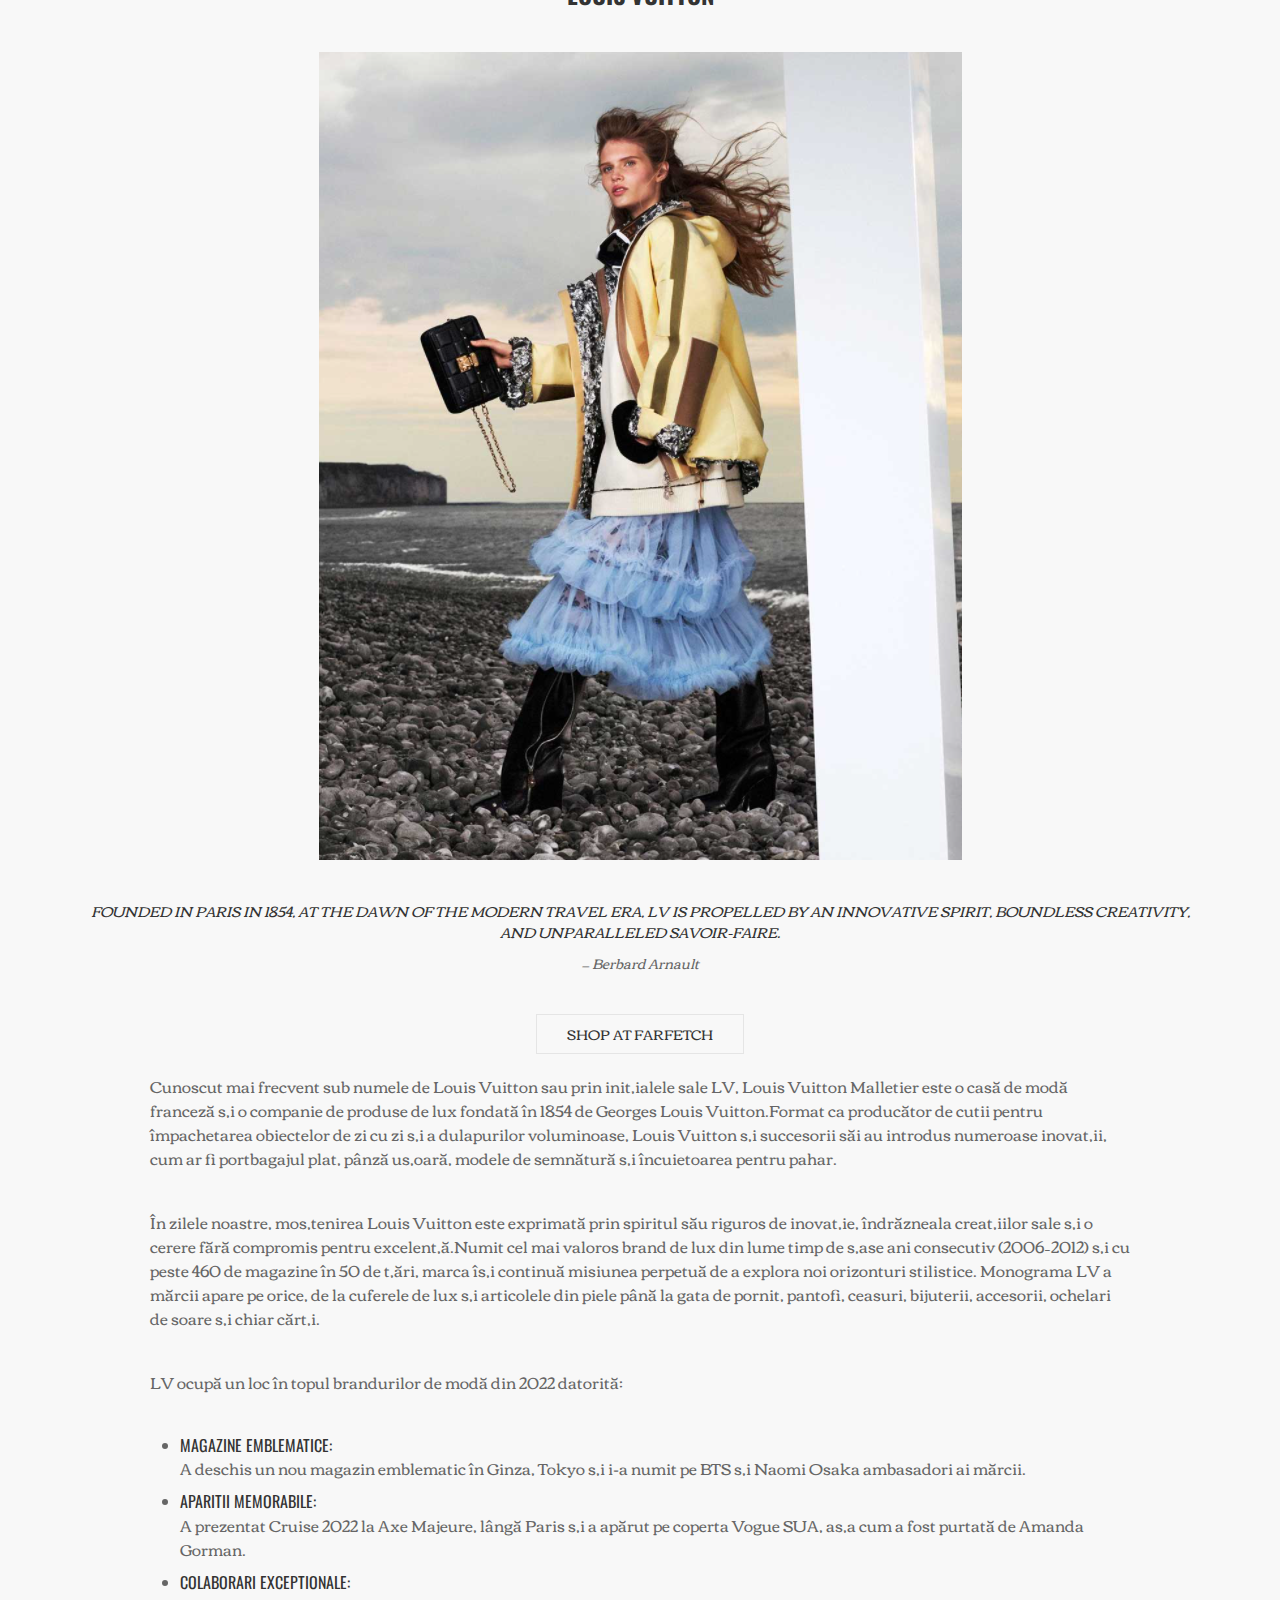
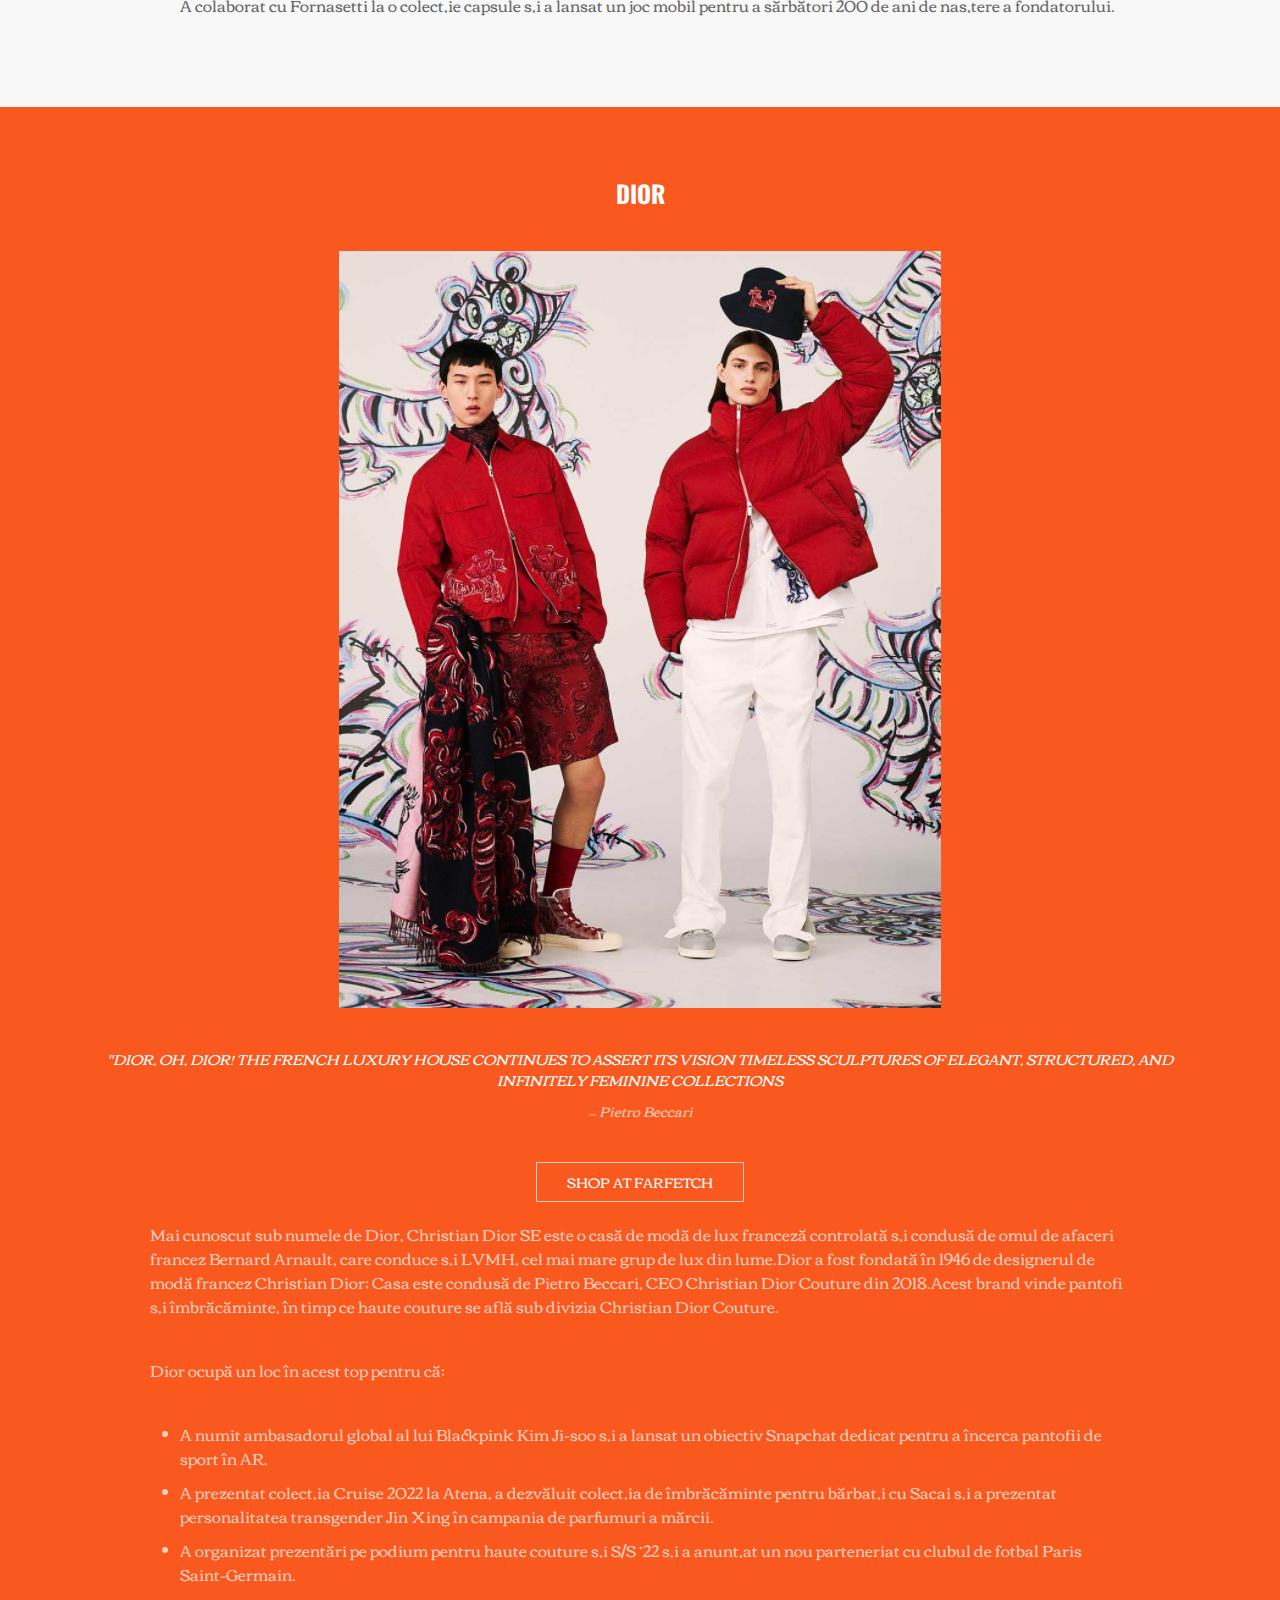
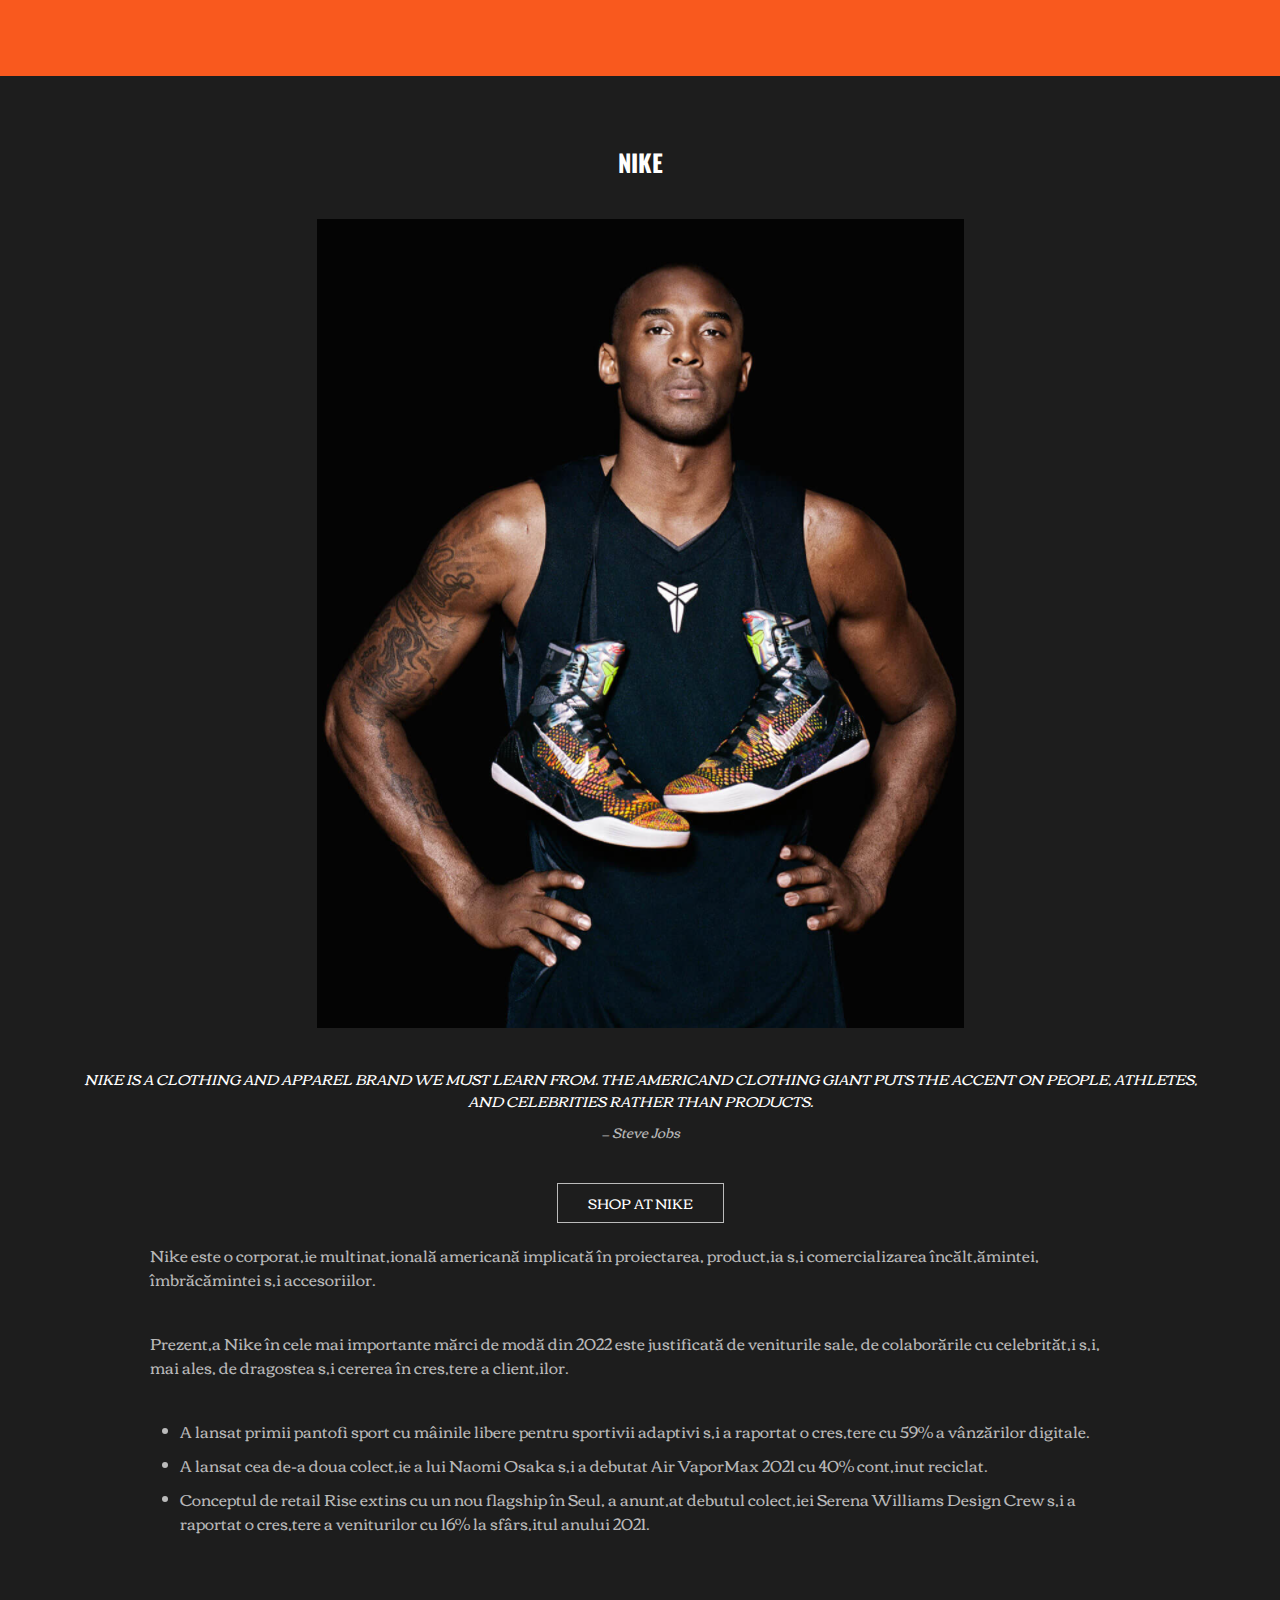
<file: topBranduri.html>
<!DOCTYPE html>
<html>
  <head>
    <title>Branduri de top</title>
    <meta charset="utf-8" />
    <meta name="viewport" content="width=device-width, initial-scale=1" />
    <link rel="stylesheet" href="css/uikit.css" />
    <link rel="preconnect" href="https://fonts.gstatic.com" crossorigin>
    <link href="https://fonts.googleapis.com/css2?family=Corben&family=Oswald:wght@400;500;600;700&display=swap" rel="stylesheet">
    <script src="js/uikit.js"></script>
    <script src="js/uikit-icons.js"></script>
   
  </head>
  <body>
       <!-- NAV -->
       <div class="top-wrap uk-position-relative uk-background-secondary">
        <div
          class="nav"
          data-uk-sticky="cls-active: uk-background-secondary uk-box-shadow-medium; top: 100vh; animation: uk-animation-slide-top"
        >
          <div class="uk-container">
            <nav
              class="uk-navbar uk-navbar-container uk-navbar-transparent"
              data-uk-navbar
            >
              <div class="uk-navbar-left">
                <div class="uk-navbar-item uk-padding-remove-horizontal">
                  <a class="uk-logo" title="Logo" href="index.html"
                    ><img src="img/logo.png" alt="Logo"
                  /></a>
                </div>
              </div>
              <div class="uk-navbar-right">
                <ul class="uk-navbar-nav uk-visible@s">
                  <li>
                    <a href="index.html"> Acasa </a>
                  </li>
                  <li class="uk-active">
                    <a href="#" data-uk-icon="chevron-down">Lumea Modei</a>
                    <div class="uk-navbar-dropdown">
                      <ul class="uk-nav uk-navbar-dropdown-nav">
                        <li>
                          <a href="istoria.html" class="uk-text-secondary"
                            >Istoria Modei</a
                          >
                        </li>
                        <li>
                          <a href="simboluri.html" class="uk-text-secondary"
                            >Simbolurile Fashionului</a
                          >
                        </li>
                        <li>
                          <a href="topBranduri.html" class="uk-text-secondary"
                            >Top Branduri</a
                          >
                        </li>
                        <li>
                          <a href="industria.html" class="uk-text-secondary"
                            >Industria Fashion</a
                          >
                        </li>
                      </ul>
                    </div>
                  </li>
                  <li><a href="contact.html">Contact</a></li>
                </ul>
                <a
                  class="uk-navbar-toggle uk-navbar-item uk-hidden@s"
                  data-uk-toggle
                  data-uk-navbar-toggle-icon
                  href="#offcanvas-nav"
                ></a>
              </div>
            </nav>
          </div>
        </div>
      </div>
        <!-- /NAV -->
    <!-- MAIN -->
    <section class="uk-section uk-section-default uk-flex uk-flex-column uk-flex-center uk-padding-large">
       <h2 class="uk-align-center uk-text-bold">TOP 10 CELE MAI VALOROASE BRANDURI DE MODĂ ÎN 2022</h2>
       <p class="uk-align-center">Conform evaluării lor de piață din ultimul an, acestea sunt primele 10 mărci de modă din lume în acest moment.</p>
      

        <div class="uk-margin-xlarge-right uk-margin-xlarge-left">
          <table class="uk-table uk-table-hover uk-table-divider">
            <tbody class="uk-text-bolder">
                  <tr>
                      <td class="uk-text-primary">NIKE</td>
                      <td>30.5 $ Miliarde</td>
                      
                  </tr>
                  <tr>
                    <td class="uk-text-primary">GUCCI</td>
                    <td>15.6 $ Miliarde</td>
                
                  </tr>
                  <tr>
                    <td class="uk-text-primary">LOUIS VUITTON</td>
                    <td>14.8 $ Miliarde</td>
                    
                  </tr>
                  <tr>
                    <td class="uk-text-primary">ADIDAS</td>
                    <td>14.3 $ Miliarde</td>
                  
                </tr>
                <tr>
                  <td class="uk-text-primary">CHANEL</td>
                  <td>13.2 $ Miliarde</td>
                
              </tr>
              <tr>
                <td class="uk-text-primary">ZARA</td>
                <td>13.1 $ Miliarde</td>
              
            </tr>
            <tr>
              <td class="uk-text-primary">UNIQLO</td>
              <td>13.1 $ Miliarde</td>
            
          </tr>
          <tr>
            <td class="uk-text-primary">H&M</td>
            <td>12.4 $ Miliarde</td>
          
        </tr>
        <tr>
          <td class="uk-text-primary">CARTIER</td>
          <td>12 $ Miliarde</td>
        
      </tr>
      <tr>
        <td class="uk-text-primary">HERMÈS</td>
        <td>11.6 $ Miliarde</td>
      
    </tr>
              
            </tbody>
        </table>
    </div>
    </section>
<section class="uk-section-secondary uk-light ">
        <div class="uk-container uk-padding-large">
                <div class="uk-flex uk-flex-center uk-flex-column uk-margin-medium-top">
                  <h3 class="uk-margin-small uk-align-center uk-text-bold">TOP 10 CELE MAI BUNE BRANDURI DE MODĂ ÎN 2022</h3>
                  <p>Acestea sunt primele 10 de cele mai bune branduri de modă în 2022, bazate pe primele 10 mărci de modă cele mai valoroase în prezent și pe cele mai populare mărci de modă găsite de Lyst Index.

                    Indexul Lyst este un algoritm care măsoară popularitatea mărcilor de modă prin intermediul conversațiilor pe rețelele sociale, a recenziilor clienților și a feedback-ului influențelor.
                    
                    Fără alte prelungiri, acestea sunt TOP 10 branduri de modă în acest moment, cele mai bune dintre cele mai bune.</p>
                </div>
            </div>
</section>

<section class="uk-section-muted">
    <div class="uk-container uk-flex uk-flex-center uk-padding-large">
      <div class="uk-margin-small-right uk-margin-small-left uk-flex uk-flex-center uk-flex-column">
            <h3 class="uk-text-bold uk-text-center uk-margin-medium">HERMES</h3>
            <div class="uk-margin-xlarge-right uk-margin-xlarge-left uk-flex uk-flex-center">
              <img src="img/top1.png" alt="Hermes">
            </div>
            <blockquote class="uk-margin-medium uk-text-center" cite="#">
              <p>EXQUISITE FASHION, SUPERB BEAUTY, AND UNIQUE ACCESSORIES FROM A HERITAGE LABEBL HAILING FROM THE COUNTRY OF HAUTE-COUTURE.</p>
              <footer><cite>AXEL DUMAS</cite></footer>
          </blockquote>
          <div class="uk-text-center">
          <a class="uk-button uk-button-default uk-button-medium" href="https://www.farfetch.com/uk/shopping/women/hermes-pre-owned/items.aspx?clickref=1011ljdaqLAD&utm_source=skimlinks_phg&utm_medium=affiliate&utm_campaign=PHROW&utm_term=ROWNetwork&pid=performancehorizon_int&c=skimlinks_phg&clickid=1011ljdaqLAD&af_siteid=305950&af_sub_siteid=1100l243&af_cost_model=CPA&af_channel=affiliate&is_retargeting=true">SHOP AT FARFETCH</a>
        </div>
        <p class="uk-margin-large-right uk-margin-large-left">
          Hermès International S.A., sau pur și simplu Hermès, este un producător francez de bunuri de lux înființat în 1837. Casa de modă franceză este specializată în articole din piele, accesorii pentru stilul de viață, mobilier pentru casă, parfumerie, bijuterii, ceasuri și confecții. Din anii 1950, logo-ul mărcii a fost o trăsură Duc cu un cal. Geanta Birkin a mărcii se află în fruntea listelor cu toate gențile de designer ca fiind cel mai emblematic produs al Maison franceză. Lansată pentru prima dată în 1984, geanta Birkin a fost realizată din diferite tipuri de piele și lansată într-un curcubeu de culori de-a lungul anilor.
        </p >
          <p class="uk-margin-large-right uk-margin-large-left">
          În 2015, Hermès a colaborat cu Apple Inc. pentru a produce Apple Watch Hermès.Ceasul inteligent de lux a fost o combinație a tehnologiei Apple cu curelele de ceas cu manșetă și turul unic, turul dublu și modelul Hermès.Nadège Vanhee-Cybulski este actualul director de creație al mărcii, iar Hermes se află în top 30 de mărci de modă
        </p>
        <p  class="uk-margin-large-right uk-margin-large-left">
          Disponibil în majoritatea magazinelor de îmbrăcăminte pentru femei de ultimă generație și lider al mărcilor de lux globale, succesul Hermes în 2022 se datorează:
        </p>
        <ul class="uk-list uk-list-bullet uk-margin-large-right uk-margin-large-left">
          <li>
            <h5 class="uk-margin-remove"> HERMÈS: </h5>
            <p class="uk-margin-remove"> este considerată casa celor mai recunoscute genți pentru femei din lume, cum ar fi gențile Birkin, Kelly și Constance</p>
        </li>
        <li>
          <h5  class="uk-margin-remove"> GEANTA BIRKIN: </h5>
          <p  class="uk-margin-remove"> un simbol cultural datorită numeroaselor femei care l-au purtat, repetatele rânduri în care a fost prezentat în mass-media și prețul exorbitant pe care îl are</p>
      </li>
      <li>
        <h5  class="uk-margin-remove"> NILOTICUS HIMALAYA BIRKIN: </h5>
        <p  class="uk-margin-remove"> în 2018, a devenit cea mai scumpă geantă vândută vreodată, fiind licitată pentru aproape 250.000 de dolari la Christie's</p>
    </li>
      </ul>
      </div>
    </div>


</section>


<section class="uk-section-primary">
  <div class="uk-container uk-flex uk-flex-center uk-padding-large">
    <div class="uk-margin-small-right uk-margin-small-left uk-flex uk-flex-center uk-flex-column">
          <h3 class="uk-text-bold uk-text-center uk-margin-medium">ROLEX</h3>
          <div class="uk-margin-xlarge-right uk-margin-xlarge-left uk-flex uk-flex-center">
            <img src="img/top2.png" alt="ROLEX">
          </div>
          <blockquote class="uk-margin-medium uk-text-center" cite="#">
            <p>THERE'S NO PROPER DESIGNER OUTFIT WITHOUT A WELL-ASSORTED ROLEX LUXURY WATCH.</p>
            <footer><cite>Jean-Frederic Dufour</cite></footer>
        </blockquote>
        <div class="uk-text-center">
        <a class="uk-button uk-button-default uk-button-medium" href="https://stockx.com/rolex?utm_source=af&utm_medium=imp&utm_campaign=10078&impactSiteId=2XHX5mQFVxyIWzu2gYQ8PX7wUkGSwbVJnyuC3c0&clickid=2XHX5mQFVxyIWzu2gYQ8PX7wUkGSwbVJnyuC3c0&utm_term=2XHX5mQFVxyIWzu2gYQ8PX7wUkGSwbVJnyuC3c0&utm_content=THEVOU.COM_530344&irgwc=1&irclickid=2XHX5mQFVxyIWzu2gYQ8PX7wUkGSwbVJnyuC3c0&ir_campaignid=9060&ir_adid=530344&ir_partnerid=10078">SHOP AT STOCKX</a>
      </div>
      <p class="uk-margin-large-right uk-margin-large-left">
        Rolex SA este un producător elvețian de ceasuri de lux cu sediul în Geneva, Elveția. Fondată inițial ca Wilsdorf and Davis de Hans Wilsdorf și Alfred Davis la Londra, Anglia, în 1905, Rolex nu este o casă de modă (nu încă). Din iunie 2019, trei sunt ceasurile Rolex printre primele zece cele mai scumpe ceasuri din lume vândute vreodată la licitații.
      </p >
        <p class="uk-margin-large-right uk-margin-large-left">
          În special, Rolex Daytona de la Paul Newman deține în prezent titlul de al doilea cel mai scump ceas de mână și al treilea cel mai scump ceas vândut vreodată la licitație, aducând 17,75 milioane de dolari SUA la New York pe 26 octombrie 2017.
      </p>
      <p  class="uk-margin-large-right uk-margin-large-left">
        Rolex este una dintre cele mai iubite mărci de lux din lume datorită:
      </p>
      <ul class="uk-list uk-list-bullet uk-margin-large-right uk-margin-large-left">
        <li>

          <p class="uk-margin-remove">Rolex este cel mai mare producător de cronometre certificate fabricate în Elveția.</p>
      </li>
      <li>

        <p  class="uk-margin-remove"> Mai mult de jumătate din producția anuală de ceasuri certificate de Contrôle Officiel Suisse des Chronomètres (COSC) a fost Rolex în 2005.</p>
    </li>
    <li>

      <p  class="uk-margin-remove"> Până în prezent, Rolex deține în continuare recordul celor mai certificate mișcări de cronometru din categoria ceasurilor de mână.</p>
  </li>
    </ul>
    </div>
  </div>


</section>

<section class="uk-section-secondary">
  <div class="uk-container uk-flex uk-flex-center uk-padding-large">
    <div class="uk-margin-small-right uk-margin-small-left uk-flex uk-flex-center uk-flex-column">
          <h3 class="uk-text-bold uk-text-center uk-margin-medium">CARTIER</h3>
          <div class="uk-margin-xlarge-right uk-margin-xlarge-left uk-flex uk-flex-center">
            <img src="img/top3.png" alt="CARTIER">
          </div>
          <blockquote class="uk-margin-medium uk-text-center" cite="#">
            <p>CARTIER IS A STATEMENT OF OPULENCE AND POWER, INSTANTLY RECOGNIZED BY FASHIONISTAS ALL OVER THE WORLD.</p>
            <footer><cite>Cyrille Vigneron</cite></footer>
        </blockquote>
        <div class="uk-text-center">
        <a class="uk-button uk-button-default uk-button-medium" href="https://www.selfridges.com/US/en/cat/cartier/?utm_source=partnerize&utm_medium=affil&utm_campaign=na_na_na_na_na_na&utm_term=na&utm_content=skimlinks_phg&clickref=1011ljdauThF">SHOP AT SELFRIDGES</a>
      </div>
      <p class="uk-margin-large-right uk-margin-large-left">
        Cartier International SNC, sau pur și simplu Cartier, este un conglomerat francez de produse de lux care proiectează, produce, distribuie și vinde bijuterii și ceasuri. Fondată de Louis-François Cartier la Paris în 1847, compania a rămas sub controlul familiei până în 1964. Compania își menține sediul în Paris, deși este o subsidiară deținută în totalitate a grupului elvețian Richemont.
      </p >
        <p class="uk-margin-large-right uk-margin-large-left">
          S-ar putea să nu fii Prințesa Grace, care a primit numeroase cadouri de bijuterii de la Cartier, inclusiv inelul ei de logodnă, încadrat cu un diamant tăiat cu smarald de 12 carate (2,4 g) sau Kate Middleton, Ducesa de Cambridge, care continuă să-și arate Cartierul. Ceas Ballon Bleu.
      </p>
      <p  class="uk-margin-large-right uk-margin-large-left">
        Cu toate acestea, un ceas sau o bijuterie de la Cartier este o declarație de opulență și putere, recunoscută instantaneu în întreaga lume. Cartier este unul dintre cele mai scumpe mărci de lux din lume datorită:
      </p>
      <ul class="uk-list uk-list-bullet uk-margin-large-right uk-margin-large-left">
        <li>

          <p class="uk-margin-remove">Cartier operează peste 200 de magazine în 127 de țări, cu trei Temple (Historical Maison) în Londra, New York și Paris.</p>
      </li>
      <li>

        <p  class="uk-margin-remove"> Cartier este considerat unul dintre cei mai prestigioși producători de bijuterii la nivel global și are o lungă istorie de vânzări către regalitate.</p>
    </li>
    <li>

      <p  class="uk-margin-remove"> Regele Eduard al VII-lea al Marii Britanii s-a referit la Cartier drept „bijutierul regilor și regele bijutierilor”.</p>
  </li>
    </ul>
    </div>
  </div>


</section>

<section class="uk-section-muted">
  <div class="uk-container uk-flex uk-flex-center uk-padding-large">
    <div class="uk-margin-small-right uk-margin-small-left uk-flex uk-flex-center uk-flex-column">
          <h3 class="uk-text-bold uk-text-center uk-margin-medium">DOLCE&GABBANA</h3>
          <div class="uk-margin-xlarge-right uk-margin-xlarge-left uk-flex uk-flex-center">
            <img src="img/top4.png" alt="DOLCE&GABBANA">
          </div>
          <blockquote class="uk-margin-medium uk-text-center" cite="#">
            <p>A SUPER-STYLISH LUXURY CLOTHING BRAND AND FAVORITE BRAND AMONG HOLLYWOOD CELEBRITIES, DOLCE AND GABBANA DELIVER AN INDISPUTABLE MIX OF CLASSIC AND CONTEMPORARY, MODERN STYLE.</p>
            <footer><cite>Domenico Dolce</cite></footer>
        </blockquote>
        <div class="uk-text-center">
        <a class="uk-button uk-button-default uk-button-medium" href="https://www.dolcegabbana.com/en/?clickref=1101ljcGPLt7&utm_source=PZ&utm_medium=AFF&utm_campaign=skimlinks_phg">SHOP AT D&G</a>
      </div>
      <p class="uk-margin-large-right uk-margin-large-left">
        Dolce & Gabbana este o casă de modă de lux italiană fondată în 1985 de designerii Domenico Dolce și Stefano Gabbana.Duo-ul a lansat inițial o consultanță de design care a devenit în cele din urmă „Dolce și Gabbana”, după debutul mărcii pe podium în 1985 la Săptămâna Modei de la Milano. Brandul a devenit celebru după ce Madonna a selectat-o ​​pe D&G pentru a-și crea costumul pentru turneul mondial „Girlie” și câteva corsete încrustate cu bijuterii pentru Festivalul de Film de la Cannes. Deși relația designerilor s-a încheiat în 2005, așa cum spune The New Yorker, „Gabbana este ochii pentru mâinile lui Dolce”, aceștia colaborează în continuare.
      </p >
      <p  class="uk-margin-large-right uk-margin-large-left">
        Includerea D&G în primele 10 branduri de modă se bazează pe:
      </p>
      <ul class="uk-list uk-list-bullet uk-margin-large-right uk-margin-large-left">
        <li>
          <h5 class="uk-margin-remove"> SUSȚINEREA CELEBRITĂȚILOR: </h5>
          <p class="uk-margin-remove"> prezența lui Jennifer Lopez la spectacolul Alta Saroria din Veneția</p>
      </li>
      <li>
        <h5  class="uk-margin-remove">ORGANIZAREA SPECTACOLELOR: </h5>
        <p  class="uk-margin-remove"> A organizat un spectacol masiv, care a sărbătorit succesul brandului în ultimul deceniu. </p>
    </li>
    <li>
      <h5  class="uk-margin-remove"> ATELIERE DE MODĂ: </h5>
      <p  class="uk-margin-remove"> Organizarea unor ateliere de modă pentru studenți în colaborare cu Istituto Marangoni.</p>
  </li>
    </ul>
    </div>
  </div>


</section>


<section class="uk-section-primary">
<div class="uk-container uk-flex uk-flex-center uk-padding-large">
  <div class="uk-margin-small-right uk-margin-small-left uk-flex uk-flex-center uk-flex-column">
        <h3 class="uk-text-bold uk-text-center uk-margin-medium">BALENCIAGA</h3>
        <div class="uk-margin-xlarge-right uk-margin-xlarge-left uk-flex uk-flex-center">
          <img src="img/top5.png" alt="BALENCIAGA">
        </div>
        <blockquote class="uk-margin-medium uk-text-center" cite="#">
          <p>BALENCIAGA'S STUNNING CUTS CONTINUE TO REDEFINE THE IDEAS OF ATHLETIC MINIMALISM AND OVERSIZED APPAREL IN HIGH FASHION.</p>
          <footer><cite>Cedric Charbit</cite></footer>
      </blockquote>
      <div class="uk-text-center">
      <a class="uk-button uk-button-default uk-button-medium" href="https://www.goat.com/apparel/brand/balenciaga?irclickid=WlS39LTfvxyIULdz3f1lRXomUkGSw60tnyuC3c0&utm_source=impact&utm_medium=affiliate&irgwc=1">SHOP AT GOAT</a>
    </div>
    <p class="uk-margin-large-right uk-margin-large-left">
      Balenciaga este o casă de modă de lux de moștenire spaniolă – fondată în 1917 de designerul spaniol Cristóbal Balenciaga – și în prezent cu sediul la Paris, Franța. Christian Dior s-a referit la Balenciaga drept un couturier cu standarde fără compromisuri și „Stăpânul nostru al tuturor”. Datorită Demna Gvasalia – designerul mărcii – Balenciaga a revenit la rădăcinile sale creative. Gvasalia a explorat arhivele casei pentru a reimagina opera lui Cristóbal Balenciaga — dintr-o perspectivă nouă, desigur. Acum, un brand de modă global, Balenciaga este în top branduri când vine vorba de streetwear.
    </p >
    <p  class="uk-margin-large-right uk-margin-large-left">
      Balenciaga ocupă un loc în cele mai bune 10 branduri de modă din acest an, datorită:
    </p>
    <ul class="uk-list uk-list-bullet uk-margin-large-right uk-margin-large-left">
      <li>

        <p class="uk-margin-remove">A dezvăluit o nouă colaborare Crocs, a lansat o colecție de capsule care strălucește în întuneric și a deschis un nou magazin în Barcelona</p>
    </li>
    <li>

      <p  class="uk-margin-remove"> A lansat Pride Collection în sprijinul The Trevor Project și a lansat un podcast dedicat pe contul oficial Spotify al mărcii.</p>
  </li>
  <li>

    <p  class="uk-margin-remove"> A făcut echipă cu Kanye West pentru lansarea albumului său Donda și s-a dublat pe metavers cu colaborarea Fortnite.</p>
</li>
  </ul>
  </div>
</div>


</section>

<section class="uk-section-secondary">
<div class="uk-container uk-flex uk-flex-center uk-padding-large">
  <div class="uk-margin-small-right uk-margin-small-left uk-flex uk-flex-center uk-flex-column">
        <h3 class="uk-text-bold uk-text-center uk-margin-medium">MONCLER</h3>
        <div class="uk-margin-xlarge-right uk-margin-xlarge-left uk-flex uk-flex-center">
          <img src="img/top6.png" alt="MONCLER">
        </div>
        <blockquote class="uk-margin-medium uk-text-center" cite="#">
          <p>LAUNCHED AS A BRAND DESIGNED TO COVER TRAVEL AND HOLIDAY TIME, MONCLAIR IS - IN 2022 - ONE OF THE MOST COVETED STREETWEAR NAMES, EASILY RECOGNIZED AND ADORED ALL OVER THE WORLD.</p>
          <footer><cite>Romeo Ruffini</cite></footer>
      </blockquote>
      <div class="uk-text-center">
      <a class="uk-button uk-button-default uk-button-medium" href="https://www.goat.com/apparel/brand/moncler?irclickid=WlS39LTfvxyIULdz3f1lRXomUkGS102BnyuC3c0&utm_source=impact&utm_medium=affiliate&irgwc=1">SHOP AT GOAT</a>
    </div>
    <p class="uk-margin-large-right uk-margin-large-left">
      Fondată în 1952 de René Ramillon, Moncler își ia numele de la orașul alpin francez Monestier-de-Clermont. Cu o strângere fermă asupra moștenirii sale de alpinism și o fuziune perfectă a stilului de stradă și a sensibilității alpine, Moncler a câștigat statutul de cult în stilurile bărbaților, femeilor și copiilor. Pe lângă liniile sale principale, proiectul colaborativ Genius evită show-urile bianuale în favoarea capsulelor originale, cu o notă contemporană.
    </p >
    <p  class="uk-margin-large-right uk-margin-large-left">
      Moncler ajunge în topul brandurilor de modă din 2022 datorită:
    </p>
    <ul class="uk-list uk-list-bullet uk-margin-large-right uk-margin-large-left">
      <li>

        <p class="uk-margin-remove">A achiziționat 30% din Stone Island, a introdus jachetele Born to Protect fabricate din materiale reciclate și a anunțat o creștere cu 21% a veniturilor pentru filiala sa de comerț electronic.</p>
    </li>
    <li>

      <p  class="uk-margin-remove">Numiți pe Gino Fisanotti în funcția de Chief Brand Officer al mărcii, a lansat cea mai recentă colecție Craig Green Genius bazată pe ideea contrastelor și a avut-o pe Alicia Keys să găzduiască spectacolul Mondogenius 2021.</p>
  </li>
  <li>

    <p  class="uk-margin-remove"> A deschis al doilea magazin emblematic din Milano în Galleria Vittorio Emanuele II și a raportat o creștere a veniturilor cu 118% pentru T2.</p>
</li>
  </ul>
  </div>
</div>


</section>

<section class="uk-section-muted">
  <div class="uk-container uk-flex uk-flex-center uk-padding-large">
    <div class="uk-margin-small-right uk-margin-small-left uk-flex uk-flex-center uk-flex-column">
          <h3 class="uk-text-bold uk-text-center uk-margin-medium">LOUIS VUITTON</h3>
          <div class="uk-margin-xlarge-right uk-margin-xlarge-left uk-flex uk-flex-center">
            <img src="img/top7.png" alt="LOUIS VUITTON">
          </div>
          <blockquote class="uk-margin-medium uk-text-center" cite="#">
            <p>FOUNDED IN PARIS IN 1854, AT THE DAWN OF THE MODERN TRAVEL ERA, LV IS PROPELLED BY AN INNOVATIVE SPIRIT, BOUNDLESS CREATIVITY, AND UNPARALLELED SAVOIR-FAIRE.</p>
            <footer><cite>Berbard Arnault</cite></footer>
        </blockquote>
        <div class="uk-text-center">
        <a class="uk-button uk-button-default uk-button-medium" href="https://www.farfetch.com/uk/shopping/women/hermes-pre-owned/items.aspx?clickref=1011ljdaqLAD&utm_source=skimlinks_phg&utm_medium=affiliate&utm_campaign=PHROW&utm_term=ROWNetwork&pid=performancehorizon_int&c=skimlinks_phg&clickid=1011ljdaqLAD&af_siteid=305950&af_sub_siteid=1100l243&af_cost_model=CPA&af_channel=affiliate&is_retargeting=true">SHOP AT FARFETCH</a>
      </div>
      <p class="uk-margin-large-right uk-margin-large-left">
        Cunoscut mai frecvent sub numele de Louis Vuitton sau prin inițialele sale LV, Louis Vuitton Malletier este o casă de modă franceză și o companie de produse de lux fondată în 1854 de Georges Louis Vuitton.Format ca producător de cutii pentru împachetarea obiectelor de zi cu zi și a dulapurilor voluminoase, Louis Vuitton și succesorii săi au introdus numeroase inovații, cum ar fi portbagajul plat, pânză ușoară, modele de semnătură și încuietoarea pentru pahar.
      </p >
        <p class="uk-margin-large-right uk-margin-large-left">
          În zilele noastre, moștenirea Louis Vuitton este exprimată prin spiritul său riguros de inovație, îndrăzneala creațiilor sale și o cerere fără compromis pentru excelență.Numit cel mai valoros brand de lux din lume timp de șase ani consecutiv (2006–2012) și cu peste 460 de magazine în 50 de țări, marca își continuă misiunea perpetuă de a explora noi orizonturi stilistice. Monograma LV a mărcii apare pe orice, de la cuferele de lux și articolele din piele până la gata de pornit, pantofi, ceasuri, bijuterii, accesorii, ochelari de soare și chiar cărți.
      </p>
      <p  class="uk-margin-large-right uk-margin-large-left">
        LV ocupă un loc în topul brandurilor de modă din 2022 datorită:
      </p>
      <ul class="uk-list uk-list-bullet uk-margin-large-right uk-margin-large-left">
        <li>
          <h5 class="uk-margin-remove"> MAGAZINE EMBLEMATICE: </h5>
          <p class="uk-margin-remove"> A deschis un nou magazin emblematic în Ginza, Tokyo și i-a numit pe BTS și Naomi Osaka ambasadori ai mărcii.</p>
      </li>
      <li>
        <h5  class="uk-margin-remove"> APARITII MEMORABILE: </h5>
        <p  class="uk-margin-remove"> A prezentat Cruise 2022 la Axe Majeure, lângă Paris și a apărut pe coperta Vogue SUA, așa cum a fost purtată de Amanda Gorman.</p>
    </li>
    <li>
      <h5  class="uk-margin-remove"> COLABORARI EXCEPTIONALE: </h5>
      <p  class="uk-margin-remove"> A colaborat cu Fornasetti la o colecție capsule și a lansat un joc mobil pentru a sărbători 200 de ani de naștere a fondatorului.</p>
  </li>
    </ul>
    </div>
  </div>


</section>


<section class="uk-section-primary">
<div class="uk-container uk-flex uk-flex-center uk-padding-large">
  <div class="uk-margin-small-right uk-margin-small-left uk-flex uk-flex-center uk-flex-column">
        <h3 class="uk-text-bold uk-text-center uk-margin-medium">DIOR</h3>
        <div class="uk-margin-xlarge-right uk-margin-xlarge-left uk-flex uk-flex-center">
          <img src="img/top8.png" alt="DIOR">
        </div>
        <blockquote class="uk-margin-medium uk-text-center" cite="#">
          <p>"DIOR, OH, DIOR! THE FRENCH LUXURY HOUSE CONTINUES TO ASSERT ITS VISION TIMELESS SCULPTURES OF ELEGANT, STRUCTURED, AND INFINITELY FEMININE COLLECTIONS</p>
          <footer><cite>Pietro Beccari</cite></footer>
      </blockquote>
      <div class="uk-text-center">
      <a class="uk-button uk-button-default uk-button-medium" href="https://www.farfetch.com/ao/shopping/women/christian-dior-pre-owned/items.aspx?clickref=1011ljdaEJk7&utm_source=skimlinks_phg&utm_medium=affiliate&utm_campaign=PHROW&utm_term=ROWNetwork&pid=performancehorizon_int&c=skimlinks_phg&clickid=1011ljdaEJk7&af_siteid=305950&af_sub_siteid=1100l243&af_cost_model=CPA&af_channel=affiliate&is_retargeting=true">SHOP AT FARFETCH</a>
    </div>
    <p class="uk-margin-large-right uk-margin-large-left">
      Mai cunoscut sub numele de Dior, Christian Dior SE este o casă de modă de lux franceză controlată și condusă de omul de afaceri francez Bernard Arnault, care conduce și LVMH, cel mai mare grup de lux din lume.Dior a fost fondată în 1946 de designerul de modă francez Christian Dior; Casa este condusă de Pietro Beccari, CEO Christian Dior Couture din 2018.Acest brand vinde pantofi și îmbrăcăminte, în timp ce haute couture se află sub divizia Christian Dior Couture.
    </p >
    <p  class="uk-margin-large-right uk-margin-large-left">
      Dior ocupă un loc în acest top pentru că:
    </p>
    <ul class="uk-list uk-list-bullet uk-margin-large-right uk-margin-large-left">
      <li>

        <p class="uk-margin-remove">A numit ambasadorul global al lui Blackpink Kim Ji-soo și a lansat un obiectiv Snapchat dedicat pentru a încerca pantofii de sport în AR.</p>
    </li>
    <li>

      <p  class="uk-margin-remove">A prezentat colecția Cruise 2022 la Atena, a dezvăluit colecția de îmbrăcăminte pentru bărbați cu Sacai și a prezentat personalitatea transgender Jin Xing în campania de parfumuri a mărcii.</p>
  </li>
  <li>

    <p  class="uk-margin-remove">A organizat prezentări pe podium pentru haute couture și S/S ’22 și a anunțat un nou parteneriat cu clubul de fotbal Paris Saint-Germain.</p>
</li>
  </ul>
  </div>
</div>


</section>

<section class="uk-section-secondary">
<div class="uk-container uk-flex uk-flex-center uk-padding-large">
  <div class="uk-margin-small-right uk-margin-small-left uk-flex uk-flex-center uk-flex-column">
        <h3 class="uk-text-bold uk-text-center uk-margin-medium">NIKE</h3>
        <div class="uk-margin-xlarge-right uk-margin-xlarge-left uk-flex uk-flex-center">
          <img src="img/top9.png" alt="NIKE">
        </div>
        <blockquote class="uk-margin-medium uk-text-center" cite="#">
          <p>NIKE IS A CLOTHING AND APPAREL BRAND WE MUST LEARN FROM. THE AMERICAND CLOTHING GIANT PUTS THE ACCENT ON PEOPLE, ATHLETES, AND CELEBRITIES RATHER THAN PRODUCTS.</p>
          <footer><cite>Steve Jobs</cite></footer>
      </blockquote>
      <div class="uk-text-center">
      <a class="uk-button uk-button-default uk-button-medium" href="https://www.nike.com/ro/?cp=76060516106_aff_|TnL5HPStwNw|&ranMID=41134&ranEAID=TnL5HPStwNw&ranSiteID=TnL5HPStwNw-3_XC2vMfmOdR6lsktjDoCQ">SHOP AT NIKE</a>
    </div>
    <p class="uk-margin-large-right uk-margin-large-left">
      Nike este o corporație multinațională americană implicată în proiectarea, producția și comercializarea încălțămintei, îmbrăcămintei și accesoriilor.
    </p >
      <p class="uk-margin-large-right uk-margin-large-left">
        Prezența Nike în cele mai importante mărci de modă din 2022 este justificată de veniturile sale, de colaborările cu celebrități și, mai ales, de dragostea și cererea în creștere a clienților.
    </p>

    <ul class="uk-list uk-list-bullet uk-margin-large-right uk-margin-large-left">
      <li>

        <p class="uk-margin-remove">A lansat primii pantofi sport cu mâinile libere pentru sportivii adaptivi și a raportat o creștere cu 59% a vânzărilor digitale.</p>
    </li>
    <li>

      <p  class="uk-margin-remove">A lansat cea de-a doua colecție a lui Naomi Osaka și a debutat Air VaporMax 2021 cu 40% conținut reciclat.</p>
  </li>
  <li>

    <p  class="uk-margin-remove"> Conceptul de retail Rise extins cu un nou flagship în Seul, a anunțat debutul colecției Serena Williams Design Crew și a raportat o creștere a veniturilor cu 16% la sfârșitul anului 2021.</p>
</li>
  </ul>
  </div>
</div>


</section>

<section class="uk-section-muted">
  <div class="uk-container uk-flex uk-flex-center uk-padding-large">
    <div class="uk-margin-small-right uk-margin-small-left uk-flex uk-flex-center uk-flex-column">
          <h3 class="uk-text-bold uk-text-center uk-margin-medium">GUCCI</h3>
          <div class="uk-margin-xlarge-right uk-margin-xlarge-left uk-flex uk-flex-center">
            <img src="img/top10.png" alt="GUCCI">
          </div>
          <blockquote class="uk-margin-medium uk-text-center" cite="#">
            <p>WITH UNIQUE PRINTS AND EMBROIDERY, GUCCI IS THE REFERENCE LUXURY BRAND OF THE YOUNG GENERATIONS, TAKING THE WORLD BY STORM IN 2022.</p>
            <footer><cite>Marco Bizzarri</cite></footer>
        </blockquote>
        <div class="uk-text-center">
        <a class="uk-button uk-button-default uk-button-medium" href="https://www.dolcegabbana.com/en/?clickref=1101ljcGPLt7&utm_source=PZ&utm_medium=AFF&utm_campaign=skimlinks_phg">SHOP AT GOAT</a>
      </div>
      <p class="uk-margin-large-right uk-margin-large-left">
        Gucci este un brand italian de lux de modă și articole din piele, fondat de Guccio Gucci în Florența, Toscana, în 1921.În zilele noastre, sub conducerea romantică și eclectică a lui Alessandro Michele, gențile Gucci redefinesc piața designerilor pentru secolul 21.Aclamat drept unul dintre brandurile de modă de top ale anului 2022, Gucci reprezintă vârful măiestriei italiene – și poate de aceea Gucci este atât de scump! De la mocasini „Horsebit” și genți „Dionysus” până la rochii rafinate finisate manual, aceste colecții includ unele dintre cele mai căutate piese de modă.
      </p >
      <p  class="uk-margin-large-right uk-margin-large-left">
        De asemenea, Gucci este cel mai bine vândut brand italian de modă din lume. Gucci este unul dintre cele mai populare mărci de îmbrăcăminte din lume în 2022 datorită:
      </p>
      <ul class="uk-list uk-list-bullet uk-margin-large-right uk-margin-large-left">
        <li>
          <h5 class="uk-margin-remove"> DIVERSE COLABORĂRI: </h5>
          <p class="uk-margin-remove">I-a îmbrăcat pe Billie Eilish și Harry Styles pentru premiile Grammy, a lansat o nouă colaborare cu North Face și a început să vândă pantofi sport digitali cu Wanna.</p>
      </li>
      <li>
        <h5  class="uk-margin-remove">CAMPANII: </h5>
        <p  class="uk-margin-remove"> S-a alăturat lui Balenciaga în colecția Aria, a lansat campania #GucciBeloved cu James Corden și a introdus o nouă linie de articole pentru casă Gucci Décor.</p>
    </li>
    <li>
      <h5  class="uk-margin-remove"> IDEI INOVATOARE: </h5>
      <p  class="uk-margin-remove"> A lansat magazinul digital Vault, bazat pe trecutul, prezentul și viitorul Casei și a raportat o creștere de 86% a veniturilor pentru T2 din 2021.</p>
  </li>
    </ul>
    </div>
  </div>


</section>
    <!-- /MAIN -->
       <!-- FOOTER -->
       <footer class="uk-section uk-section-secondary uk-padding-remove-bottom">
        <div class="uk-container">
          
          <div class="uk-grid uk-grid-large" data-uk-grid>
            <div class="uk-width-1-5@m">
              <a class="uk-logo" title="Logo" href=""
                ><img src="img/logoWtxt.png" alt="Logo"
              /></a>
          </div >
            
            <div class="uk-width-3-5@m uk-text-center">
              <h5>LUMEA MODEI</h5>
              <ul class="uk-list">
                <li>
                  <a href="istoria.html" class="uk-text-muted">Istoria Modei</a>
                </li>
                <li>
                  <a href="simboluri.html" class="uk-text-muted">Simbolurile Fashionului</a>
                </li>
                <li>
                  <a href="topBranduri.html" class="uk-text-muted">Top Branduri</a>
                </li>
                <li>
                  <a href="industria.html" class="uk-text-muted">Industria Fashion</a>
                </li>
              </ul>
            </div>
            <div class="uk-width-1-5@m uk-flex uk-flex-column uk-flex-between">
              <a class="uk-margin-medium uk-icon-button" href="#" uk-totop></a>
              <div class="uk-margin-medium">
                <a
                  href=""
                  class="uk-icon-button uk-margin-small-right"
                  data-uk-icon="twitter"
                ></a>
                <a
                  href=""
                  class="uk-icon-button uk-margin-small-right"
                  data-uk-icon="facebook"
                ></a>
                <a
                  href=""
                  class="uk-icon-button uk-margin-small-right"
                  data-uk-icon="instagram"
                ></a>
              </div>
            </div>
        </div>
      </div>
        <div class="uk-text-center uk-padding uk-padding-remove-horizontal">
          <span class="uk-text-small uk-text-muted"
            >© 2022
            <a href="#">Stylish</a>
            | Toate drepturile rezervate.
          </span>
        </div>
      </footer>
      <!-- /FOOTER -->
      <!-- OFFCANVAS -->
      <div id="offcanvas-nav" data-uk-offcanvas="flip: true; overlay: false">
        <div
          class="uk-offcanvas-bar uk-offcanvas-bar-animation uk-offcanvas-slide"
        >
          <button
            class="uk-offcanvas-close uk-close uk-icon"
            type="button"
            data-uk-close
          ></button>
          <ul class="uk-nav uk-nav-default">
            <li><a href="#">Acasa</a></li>
            <li class="uk-parent uk-active">
              <a href="#">Istoria Modei</a>
              <ul class="uk-nav-sub">
                <li>
                  <a href="istoria.html" class="uk-text-muted">Istoria Modei</a>
                </li>
                <li>
                  <a href="simboluri.html" class="uk-text-muted"
                    >Simbolurile Fashionului</a
                  >
                </li>
                <li>
                  <a href="topBranduri.html" class="uk-text-muted"
                    >Top Branduri</a
                  >
                </li>
                <li>
                  <a href="industria.html" class="uk-text-muted"
                    >Industria Fashion</a
                  >
                </li>
              </ul>
            </li>
            <li><a href="contact.html">Contact</a></li>
        </div>
      </div>
      <!-- /OFFCANVAS -->
  </body>
</html>
</file>
<file: css/timeline.css>
/* TIMELINE
–––––––––––––––––––––––––––––––––––––––––––––––––– */

.timeline ul {
  padding: 50px 0;
}

.timeline ul li {
  list-style-type: none;
  position: relative;
  width: 6px;
  margin: 0 auto;
  padding-top: 50px;
  background: #1d1d1d;
}

.timeline ul li::after {
  content: "";
  position: absolute;
  left: 50%;
  bottom: 0;
  transform: translateX(-50%);
  width: 30px;
  height: 30px;
  border-radius: 50%;
  background: inherit;
  z-index: 1;
}

.timeline ul li div {
  position: relative;
  bottom: 0;
  width: 400px;
  padding: 15px;
}

.timeline ul li div::before {
  position: absolute;
  bottom: 7px;
  width: 0;
  height: 0;
}

.timeline ul li:nth-child(odd) div {
  left: 45px;
}

.timeline ul li:nth-child(odd) div::before {
  left: -15px;
}

.timeline ul li:nth-child(even) div {
  left: -439px;
}

.timeline ul li:nth-child(even) div::before {
  right: -15px;
}

time {
  display: block;
  font-size: 1.2rem;
  font-weight: bold;
  margin-bottom: 8px;
}

/* GENERAL MEDIA QUERIES
–––––––––––––––––––––––––––––––––––––––––––––––––– */

@media screen and (max-width: 900px) {
  .timeline ul li div {
    width: 250px;
  }
  .timeline ul li:nth-child(even) div {
    left: -289px;
    /*250+45-6*/
  }
}

@media screen and (max-width: 600px) {
  .timeline ul li {
    margin-left: 20px;
  }
  .timeline ul li div {
    width: calc(100vw - 91px);
  }
  .timeline ul li:nth-child(even) div {
    left: 45px;
  }
  .timeline ul li:nth-child(even) div::before {
    left: -15px;
  }
}
</file>
